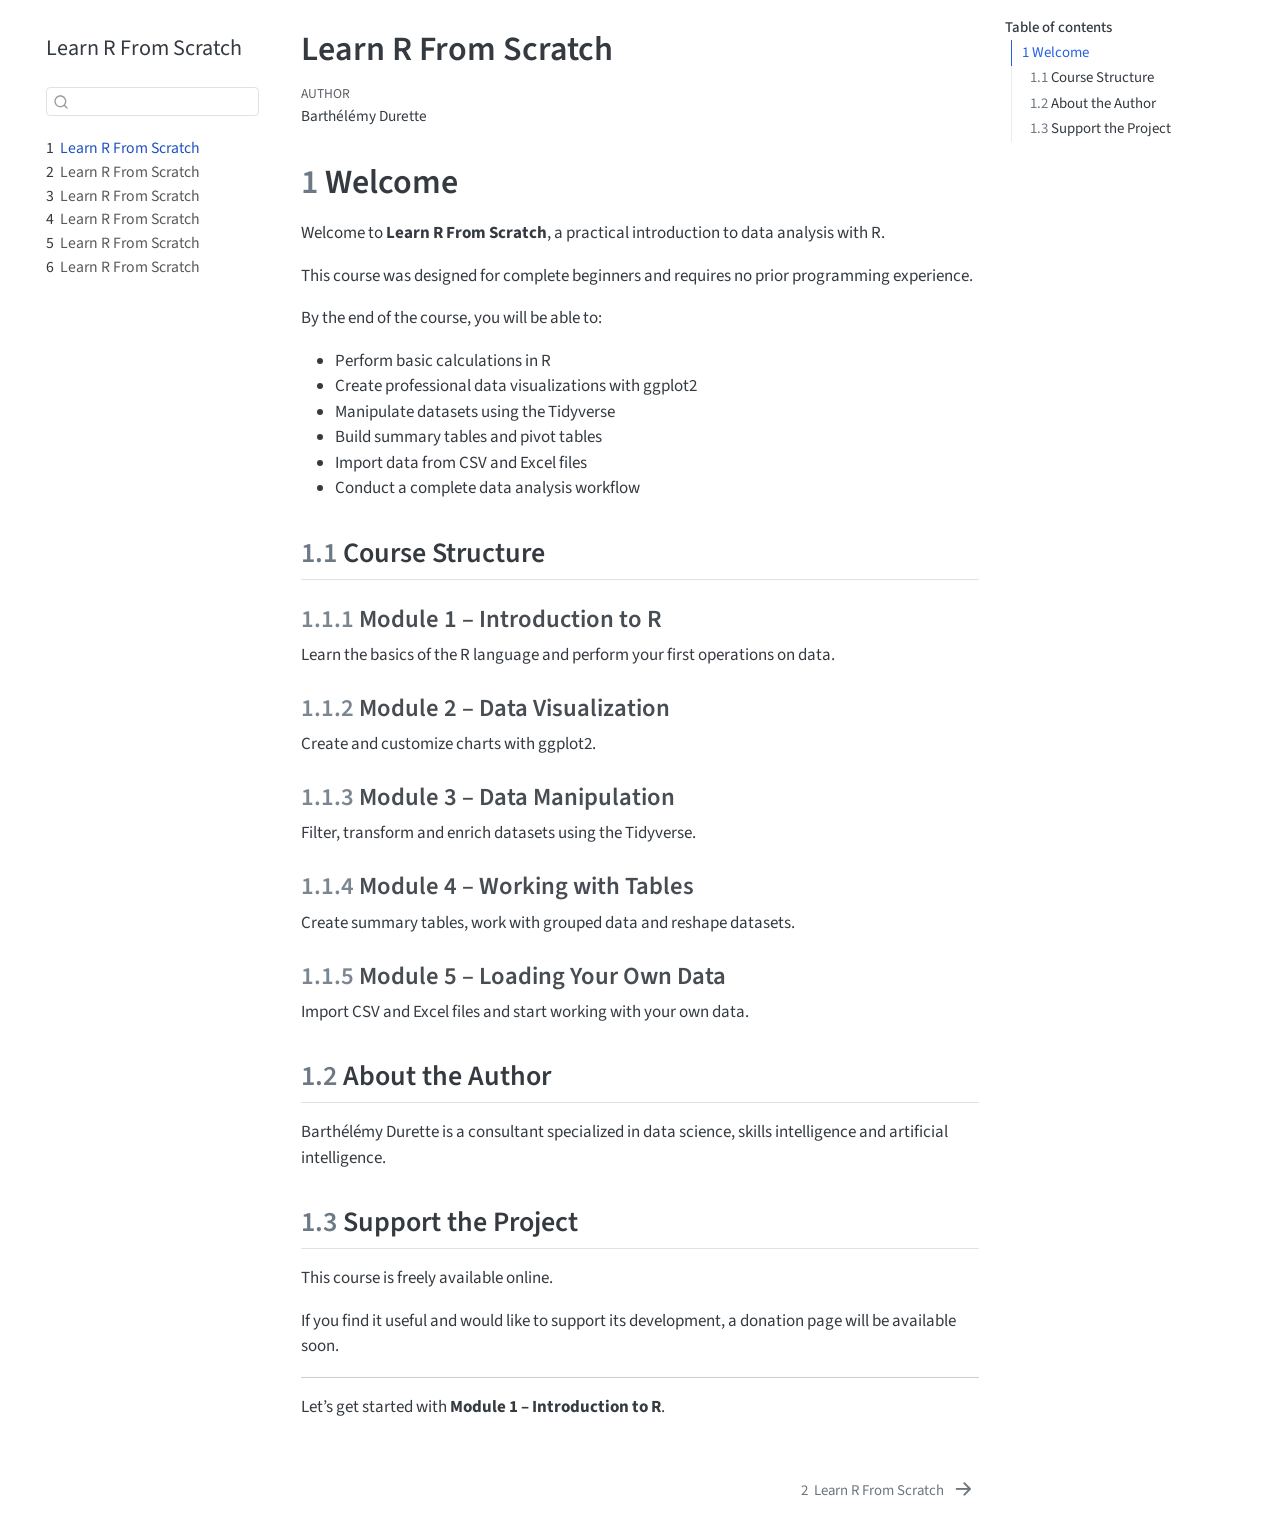
<file: docs/index.html>
<!DOCTYPE html>
<html xmlns="http://www.w3.org/1999/xhtml" lang="en" xml:lang="en"><head>

<meta charset="utf-8">
<meta name="generator" content="quarto-1.9.38">

<meta name="viewport" content="width=device-width, initial-scale=1.0, user-scalable=yes">

<meta name="author" content="Barthélémy Durette">

<title>Learn R From Scratch</title>
<style>
/* Default styles provided by pandoc.
** See https://pandoc.org/MANUAL.html#variables-for-html for config info.
*/
code{white-space: pre-wrap;}
span.smallcaps{font-variant: small-caps;}
div.columns{display: flex; gap: min(4vw, 1.5em);}
div.column{flex: auto; overflow-x: auto;}
div.hanging-indent{margin-left: 1.5em; text-indent: -1.5em;}
ul.task-list{list-style: none;}
ul.task-list li input[type="checkbox"] {
  width: 0.8em;
  margin: 0 0.8em 0.2em -1em; /* quarto-specific, see https://github.com/quarto-dev/quarto-cli/issues/4556 */ 
  vertical-align: middle;
}
</style>


<script src="site_libs/quarto-nav/quarto-nav.js"></script>
<script src="site_libs/quarto-nav/headroom.min.js"></script>
<script src="site_libs/clipboard/clipboard.min.js"></script>
<script src="site_libs/quarto-search/autocomplete.umd.js"></script>
<script src="site_libs/quarto-search/fuse.min.js"></script>
<script src="site_libs/quarto-search/quarto-search.js"></script>
<meta name="quarto:offset" content="./">
<link href="./modules/module1-introduction.html" rel="next">
<script src="site_libs/quarto-html/quarto.js" type="module"></script>
<script src="site_libs/quarto-html/tabsets/tabsets.js" type="module"></script>
<script src="site_libs/quarto-html/popper.min.js"></script>
<script src="site_libs/quarto-html/tippy.umd.min.js"></script>
<script src="site_libs/quarto-html/anchor.min.js"></script>
<link href="site_libs/quarto-html/tippy.css" rel="stylesheet">
<link href="site_libs/quarto-html/quarto-syntax-highlighting-15634bcf2e68342d4ad2dfa704d543f6.css" rel="stylesheet" id="quarto-text-highlighting-styles">
<script src="site_libs/bootstrap/bootstrap.min.js"></script>
<link href="site_libs/bootstrap/bootstrap-icons.css" rel="stylesheet">
<link href="site_libs/bootstrap/bootstrap-cf73d4be6dce5457509afa56aa3801a3.min.css" rel="stylesheet" append-hash="true" id="quarto-bootstrap" data-mode="light">
<script id="quarto-search-options" type="application/json">{
  "location": "sidebar",
  "copy-button": false,
  "collapse-after": 3,
  "panel-placement": "start",
  "type": "textbox",
  "limit": 50,
  "keyboard-shortcut": [
    "f",
    "/",
    "s"
  ],
  "show-item-context": false,
  "language": {
    "search-no-results-text": "No results",
    "search-matching-documents-text": "matching documents",
    "search-copy-link-title": "Copy link to search",
    "search-hide-matches-text": "Hide additional matches",
    "search-more-match-text": "more match in this document",
    "search-more-matches-text": "more matches in this document",
    "search-clear-button-title": "Clear",
    "search-text-placeholder": "",
    "search-detached-cancel-button-title": "Cancel",
    "search-submit-button-title": "Submit",
    "search-label": "Search"
  }
}</script>


</head>

<body class="nav-sidebar floating quarto-light">

<div id="quarto-search-results"></div>
  <header id="quarto-header" class="headroom fixed-top">
  <nav class="quarto-secondary-nav">
    <div class="container-fluid d-flex">
      <button type="button" class="quarto-btn-toggle btn" data-bs-toggle="collapse" role="button" data-bs-target=".quarto-sidebar-collapse-item" aria-controls="quarto-sidebar" aria-expanded="false" aria-label="Toggle sidebar navigation" onclick="if (window.quartoToggleHeadroom) { window.quartoToggleHeadroom(); }">
        <i class="bi bi-layout-text-sidebar-reverse"></i>
      </button>
        <nav class="quarto-page-breadcrumbs" aria-label="breadcrumb"><ol class="breadcrumb"><li class="breadcrumb-item"><a href="./index.html"><span class="chapter-number">1</span>&nbsp; <span class="chapter-title">Learn R From Scratch</span></a></li></ol></nav>
        <a class="flex-grow-1" role="navigation" data-bs-toggle="collapse" data-bs-target=".quarto-sidebar-collapse-item" aria-controls="quarto-sidebar" aria-expanded="false" aria-label="Toggle sidebar navigation" onclick="if (window.quartoToggleHeadroom) { window.quartoToggleHeadroom(); }">      
        </a>
      <button type="button" class="btn quarto-search-button" aria-label="Search" onclick="window.quartoOpenSearch();">
        <i class="bi bi-search"></i>
      </button>
    </div>
  </nav>
</header>
<!-- content -->
<div id="quarto-content" class="quarto-container page-columns page-rows-contents page-layout-article">
<!-- sidebar -->
  <nav id="quarto-sidebar" class="sidebar collapse collapse-horizontal quarto-sidebar-collapse-item sidebar-navigation floating overflow-auto">
    <div class="pt-lg-2 mt-2 text-left sidebar-header">
    <div class="sidebar-title mb-0 py-0">
      <a href="./">Learn R From Scratch</a> 
    </div>
      </div>
        <div class="mt-2 flex-shrink-0 align-items-center">
        <div class="sidebar-search">
        <div id="quarto-search" class="" title="Search"></div>
        </div>
        </div>
    <div class="sidebar-menu-container"> 
    <ul class="list-unstyled mt-1">
        <li class="sidebar-item">
  <div class="sidebar-item-container"> 
  <a href="./index.html" class="sidebar-item-text sidebar-link active">
 <span class="menu-text"><span class="chapter-number">1</span>&nbsp; <span class="chapter-title">Learn R From Scratch</span></span></a>
  </div>
</li>
        <li class="sidebar-item">
  <div class="sidebar-item-container"> 
  <a href="./modules/module1-introduction.html" class="sidebar-item-text sidebar-link">
 <span class="menu-text"><span class="chapter-number">2</span>&nbsp; <span class="chapter-title">Learn R From Scratch</span></span></a>
  </div>
</li>
        <li class="sidebar-item">
  <div class="sidebar-item-container"> 
  <a href="./modules/module2-visualization.html" class="sidebar-item-text sidebar-link">
 <span class="menu-text"><span class="chapter-number">3</span>&nbsp; <span class="chapter-title">Learn R From Scratch</span></span></a>
  </div>
</li>
        <li class="sidebar-item">
  <div class="sidebar-item-container"> 
  <a href="./modules/module3-data-manipulation.html" class="sidebar-item-text sidebar-link">
 <span class="menu-text"><span class="chapter-number">4</span>&nbsp; <span class="chapter-title">Learn R From Scratch</span></span></a>
  </div>
</li>
        <li class="sidebar-item">
  <div class="sidebar-item-container"> 
  <a href="./modules/module4-working-with-tables.html" class="sidebar-item-text sidebar-link">
 <span class="menu-text"><span class="chapter-number">5</span>&nbsp; <span class="chapter-title">Learn R From Scratch</span></span></a>
  </div>
</li>
        <li class="sidebar-item">
  <div class="sidebar-item-container"> 
  <a href="./modules/module5-loading-your-own-data.html" class="sidebar-item-text sidebar-link">
 <span class="menu-text"><span class="chapter-number">6</span>&nbsp; <span class="chapter-title">Learn R From Scratch</span></span></a>
  </div>
</li>
    </ul>
    </div>
</nav>
<div id="quarto-sidebar-glass" class="quarto-sidebar-collapse-item" data-bs-toggle="collapse" data-bs-target=".quarto-sidebar-collapse-item"></div>
<!-- margin-sidebar -->
    <div id="quarto-margin-sidebar" class="sidebar margin-sidebar">
        <nav id="TOC" role="doc-toc" class="toc-active">
    <h2 id="toc-title">Table of contents</h2>
   
  <ul>
  <li><a href="#welcome" id="toc-welcome" class="nav-link active" data-scroll-target="#welcome"><span class="header-section-number">1</span> Welcome</a>
  <ul class="collapse">
  <li><a href="#course-structure" id="toc-course-structure" class="nav-link" data-scroll-target="#course-structure"><span class="header-section-number">1.1</span> Course Structure</a>
  <ul class="collapse">
  <li><a href="#module-1-introduction-to-r" id="toc-module-1-introduction-to-r" class="nav-link" data-scroll-target="#module-1-introduction-to-r"><span class="header-section-number">1.1.1</span> Module 1 – Introduction to R</a></li>
  <li><a href="#module-2-data-visualization" id="toc-module-2-data-visualization" class="nav-link" data-scroll-target="#module-2-data-visualization"><span class="header-section-number">1.1.2</span> Module 2 – Data Visualization</a></li>
  <li><a href="#module-3-data-manipulation" id="toc-module-3-data-manipulation" class="nav-link" data-scroll-target="#module-3-data-manipulation"><span class="header-section-number">1.1.3</span> Module 3 – Data Manipulation</a></li>
  <li><a href="#module-4-working-with-tables" id="toc-module-4-working-with-tables" class="nav-link" data-scroll-target="#module-4-working-with-tables"><span class="header-section-number">1.1.4</span> Module 4 – Working with Tables</a></li>
  <li><a href="#module-5-loading-your-own-data" id="toc-module-5-loading-your-own-data" class="nav-link" data-scroll-target="#module-5-loading-your-own-data"><span class="header-section-number">1.1.5</span> Module 5 – Loading Your Own Data</a></li>
  </ul></li>
  <li><a href="#about-the-author" id="toc-about-the-author" class="nav-link" data-scroll-target="#about-the-author"><span class="header-section-number">1.2</span> About the Author</a></li>
  <li><a href="#support-the-project" id="toc-support-the-project" class="nav-link" data-scroll-target="#support-the-project"><span class="header-section-number">1.3</span> Support the Project</a></li>
  </ul></li>
  </ul>
</nav>
    </div>
<!-- main -->
<main class="content" id="quarto-document-content">

<header id="title-block-header" class="quarto-title-block default">
<div class="quarto-title">
<h1 class="title">Learn R From Scratch</h1>
</div>



<div class="quarto-title-meta">

    <div>
    <div class="quarto-title-meta-heading">Author</div>
    <div class="quarto-title-meta-contents">
             <p>Barthélémy Durette </p>
          </div>
  </div>
    
  
    
  </div>
  


</header>


<section id="welcome" class="level1" data-number="1">
<h1 data-number="1"><span class="header-section-number">1</span> Welcome</h1>
<p>Welcome to <strong>Learn R From Scratch</strong>, a practical introduction to data analysis with R.</p>
<p>This course was designed for complete beginners and requires no prior programming experience.</p>
<p>By the end of the course, you will be able to:</p>
<ul>
<li>Perform basic calculations in R</li>
<li>Create professional data visualizations with ggplot2</li>
<li>Manipulate datasets using the Tidyverse</li>
<li>Build summary tables and pivot tables</li>
<li>Import data from CSV and Excel files</li>
<li>Conduct a complete data analysis workflow</li>
</ul>
<section id="course-structure" class="level2" data-number="1.1">
<h2 data-number="1.1" class="anchored" data-anchor-id="course-structure"><span class="header-section-number">1.1</span> Course Structure</h2>
<section id="module-1-introduction-to-r" class="level3" data-number="1.1.1">
<h3 data-number="1.1.1" class="anchored" data-anchor-id="module-1-introduction-to-r"><span class="header-section-number">1.1.1</span> Module 1 – Introduction to R</h3>
<p>Learn the basics of the R language and perform your first operations on data.</p>
</section>
<section id="module-2-data-visualization" class="level3" data-number="1.1.2">
<h3 data-number="1.1.2" class="anchored" data-anchor-id="module-2-data-visualization"><span class="header-section-number">1.1.2</span> Module 2 – Data Visualization</h3>
<p>Create and customize charts with ggplot2.</p>
</section>
<section id="module-3-data-manipulation" class="level3" data-number="1.1.3">
<h3 data-number="1.1.3" class="anchored" data-anchor-id="module-3-data-manipulation"><span class="header-section-number">1.1.3</span> Module 3 – Data Manipulation</h3>
<p>Filter, transform and enrich datasets using the Tidyverse.</p>
</section>
<section id="module-4-working-with-tables" class="level3" data-number="1.1.4">
<h3 data-number="1.1.4" class="anchored" data-anchor-id="module-4-working-with-tables"><span class="header-section-number">1.1.4</span> Module 4 – Working with Tables</h3>
<p>Create summary tables, work with grouped data and reshape datasets.</p>
</section>
<section id="module-5-loading-your-own-data" class="level3" data-number="1.1.5">
<h3 data-number="1.1.5" class="anchored" data-anchor-id="module-5-loading-your-own-data"><span class="header-section-number">1.1.5</span> Module 5 – Loading Your Own Data</h3>
<p>Import CSV and Excel files and start working with your own data.</p>
</section>
</section>
<section id="about-the-author" class="level2" data-number="1.2">
<h2 data-number="1.2" class="anchored" data-anchor-id="about-the-author"><span class="header-section-number">1.2</span> About the Author</h2>
<p>Barthélémy Durette is a consultant specialized in data science, skills intelligence and artificial intelligence.</p>
</section>
<section id="support-the-project" class="level2" data-number="1.3">
<h2 data-number="1.3" class="anchored" data-anchor-id="support-the-project"><span class="header-section-number">1.3</span> Support the Project</h2>
<p>This course is freely available online.</p>
<p>If you find it useful and would like to support its development, a donation page will be available soon.</p>
<hr>
<p>Let’s get started with <strong>Module 1 – Introduction to R</strong>.</p>


</section>
</section>

</main> <!-- /main -->
<script id="quarto-html-after-body" type="application/javascript">
  window.document.addEventListener("DOMContentLoaded", function (event) {
    const icon = "";
    const anchorJS = new window.AnchorJS();
    anchorJS.options = {
      placement: 'right',
      icon: icon
    };
    anchorJS.add('.anchored');
    const isCodeAnnotation = (el) => {
      for (const clz of el.classList) {
        if (clz.startsWith('code-annotation-')) {                     
          return true;
        }
      }
      return false;
    }
    const onCopySuccess = function(e) {
      // button target
      const button = e.trigger;
      // don't keep focus
      button.blur();
      // flash "checked"
      button.classList.add('code-copy-button-checked');
      var currentTitle = button.getAttribute("title");
      button.setAttribute("title", "Copied!");
      let tooltip;
      if (window.bootstrap) {
        button.setAttribute("data-bs-toggle", "tooltip");
        button.setAttribute("data-bs-placement", "left");
        button.setAttribute("data-bs-title", "Copied!");
        tooltip = new bootstrap.Tooltip(button, 
          { trigger: "manual", 
            customClass: "code-copy-button-tooltip",
            offset: [0, -8]});
        tooltip.show();    
      }
      setTimeout(function() {
        if (tooltip) {
          tooltip.hide();
          button.removeAttribute("data-bs-title");
          button.removeAttribute("data-bs-toggle");
          button.removeAttribute("data-bs-placement");
        }
        button.setAttribute("title", currentTitle);
        button.classList.remove('code-copy-button-checked');
      }, 1000);
      // clear code selection
      e.clearSelection();
    }
    const getTextToCopy = function(trigger) {
      const outerScaffold = trigger.parentElement.cloneNode(true);
      const codeEl = outerScaffold.querySelector('code');
      for (const childEl of codeEl.children) {
        if (isCodeAnnotation(childEl)) {
          childEl.remove();
        }
      }
      return codeEl.innerText;
    }
    const clipboard = new window.ClipboardJS('.code-copy-button:not([data-in-quarto-modal])', {
      text: getTextToCopy
    });
    clipboard.on('success', onCopySuccess);
    if (window.document.getElementById('quarto-embedded-source-code-modal')) {
      const clipboardModal = new window.ClipboardJS('.code-copy-button[data-in-quarto-modal]', {
        text: getTextToCopy,
        container: window.document.getElementById('quarto-embedded-source-code-modal')
      });
      clipboardModal.on('success', onCopySuccess);
    }
      var localhostRegex = new RegExp(/^(?:http|https):\/\/localhost\:?[0-9]*\//);
      var mailtoRegex = new RegExp(/^mailto:/);
        var filterRegex = new RegExp('/' + window.location.host + '/');
      var isInternal = (href) => {
          return filterRegex.test(href) || localhostRegex.test(href) || mailtoRegex.test(href);
      }
      // Inspect non-navigation links and adorn them if external
     var links = window.document.querySelectorAll('a[href]:not(.nav-link):not(.navbar-brand):not(.toc-action):not(.sidebar-link):not(.sidebar-item-toggle):not(.pagination-link):not(.no-external):not([aria-hidden]):not(.dropdown-item):not(.quarto-navigation-tool):not(.about-link)');
      for (var i=0; i<links.length; i++) {
        const link = links[i];
        if (!isInternal(link.href)) {
          // undo the damage that might have been done by quarto-nav.js in the case of
          // links that we want to consider external
          if (link.dataset.originalHref !== undefined) {
            link.href = link.dataset.originalHref;
          }
        }
      }
    function tippyHover(el, contentFn, onTriggerFn, onUntriggerFn) {
      const config = {
        allowHTML: true,
        maxWidth: 500,
        delay: 100,
        arrow: false,
        appendTo: function(el) {
            return el.parentElement;
        },
        interactive: true,
        interactiveBorder: 10,
        theme: 'quarto',
        placement: 'bottom-start',
      };
      if (contentFn) {
        config.content = contentFn;
      }
      if (onTriggerFn) {
        config.onTrigger = onTriggerFn;
      }
      if (onUntriggerFn) {
        config.onUntrigger = onUntriggerFn;
      }
      window.tippy(el, config); 
    }
    const noterefs = window.document.querySelectorAll('a[role="doc-noteref"]');
    for (var i=0; i<noterefs.length; i++) {
      const ref = noterefs[i];
      tippyHover(ref, function() {
        // use id or data attribute instead here
        let href = ref.getAttribute('data-footnote-href') || ref.getAttribute('href');
        try { href = new URL(href).hash; } catch {}
        const id = href.replace(/^#\/?/, "");
        const note = window.document.getElementById(id);
        if (note) {
          return note.innerHTML;
        } else {
          return "";
        }
      });
    }
    const xrefs = window.document.querySelectorAll('a.quarto-xref');
    const processXRef = (id, note) => {
      // Strip column container classes
      const stripColumnClz = (el) => {
        el.classList.remove("page-full", "page-columns");
        if (el.children) {
          for (const child of el.children) {
            stripColumnClz(child);
          }
        }
      }
      stripColumnClz(note)
      if (id === null || id.startsWith('sec-')) {
        // Special case sections, only their first couple elements
        const container = document.createElement("div");
        if (note.children && note.children.length > 2) {
          container.appendChild(note.children[0].cloneNode(true));
          for (let i = 1; i < note.children.length; i++) {
            const child = note.children[i];
            if (child.tagName === "P" && child.innerText === "") {
              continue;
            } else {
              container.appendChild(child.cloneNode(true));
              break;
            }
          }
          if (window.Quarto?.typesetMath) {
            window.Quarto.typesetMath(container);
          }
          return container.innerHTML
        } else {
          if (window.Quarto?.typesetMath) {
            window.Quarto.typesetMath(note);
          }
          return note.innerHTML;
        }
      } else {
        // Remove any anchor links if they are present
        const anchorLink = note.querySelector('a.anchorjs-link');
        if (anchorLink) {
          anchorLink.remove();
        }
        if (window.Quarto?.typesetMath) {
          window.Quarto.typesetMath(note);
        }
        if (note.classList.contains("callout")) {
          return note.outerHTML;
        } else {
          return note.innerHTML;
        }
      }
    }
    for (var i=0; i<xrefs.length; i++) {
      const xref = xrefs[i];
      tippyHover(xref, undefined, function(instance) {
        instance.disable();
        let url = xref.getAttribute('href');
        let hash = undefined; 
        if (url.startsWith('#')) {
          hash = url;
        } else {
          try { hash = new URL(url).hash; } catch {}
        }
        if (hash) {
          const id = hash.replace(/^#\/?/, "");
          const note = window.document.getElementById(id);
          if (note !== null) {
            try {
              const html = processXRef(id, note.cloneNode(true));
              instance.setContent(html);
            } finally {
              instance.enable();
              instance.show();
            }
          } else {
            // See if we can fetch this
            fetch(url.split('#')[0])
            .then(res => res.text())
            .then(html => {
              const parser = new DOMParser();
              const htmlDoc = parser.parseFromString(html, "text/html");
              const note = htmlDoc.getElementById(id);
              if (note !== null) {
                const html = processXRef(id, note);
                instance.setContent(html);
              } 
            }).finally(() => {
              instance.enable();
              instance.show();
            });
          }
        } else {
          // See if we can fetch a full url (with no hash to target)
          // This is a special case and we should probably do some content thinning / targeting
          fetch(url)
          .then(res => res.text())
          .then(html => {
            const parser = new DOMParser();
            const htmlDoc = parser.parseFromString(html, "text/html");
            const note = htmlDoc.querySelector('main.content');
            if (note !== null) {
              // This should only happen for chapter cross references
              // (since there is no id in the URL)
              // remove the first header
              if (note.children.length > 0 && note.children[0].tagName === "HEADER") {
                note.children[0].remove();
              }
              const html = processXRef(null, note);
              instance.setContent(html);
            } 
          }).finally(() => {
            instance.enable();
            instance.show();
          });
        }
      }, function(instance) {
      });
    }
        let selectedAnnoteEl;
        const selectorForAnnotation = ( cell, annotation) => {
          let cellAttr = 'data-code-cell="' + cell + '"';
          let lineAttr = 'data-code-annotation="' +  annotation + '"';
          const selector = 'span[' + cellAttr + '][' + lineAttr + ']';
          return selector;
        }
        const selectCodeLines = (annoteEl) => {
          const doc = window.document;
          const targetCell = annoteEl.getAttribute("data-target-cell");
          const targetAnnotation = annoteEl.getAttribute("data-target-annotation");
          const annoteSpan = window.document.querySelector(selectorForAnnotation(targetCell, targetAnnotation));
          const lines = annoteSpan.getAttribute("data-code-lines").split(",");
          const lineIds = lines.map((line) => {
            return targetCell + "-" + line;
          })
          let top = null;
          let height = null;
          let parent = null;
          if (lineIds.length > 0) {
              //compute the position of the single el (top and bottom and make a div)
              const el = window.document.getElementById(lineIds[0]);
              top = el.offsetTop;
              height = el.offsetHeight;
              parent = el.parentElement.parentElement;
            if (lineIds.length > 1) {
              const lastEl = window.document.getElementById(lineIds[lineIds.length - 1]);
              const bottom = lastEl.offsetTop + lastEl.offsetHeight;
              height = bottom - top;
            }
            if (top !== null && height !== null && parent !== null) {
              // cook up a div (if necessary) and position it 
              let div = window.document.getElementById("code-annotation-line-highlight");
              if (div === null) {
                div = window.document.createElement("div");
                div.setAttribute("id", "code-annotation-line-highlight");
                div.style.position = 'absolute';
                parent.appendChild(div);
              }
              div.style.top = top - 2 + "px";
              div.style.height = height + 4 + "px";
              div.style.left = 0;
              let gutterDiv = window.document.getElementById("code-annotation-line-highlight-gutter");
              if (gutterDiv === null) {
                gutterDiv = window.document.createElement("div");
                gutterDiv.setAttribute("id", "code-annotation-line-highlight-gutter");
                gutterDiv.style.position = 'absolute';
                const codeCell = window.document.getElementById(targetCell);
                const gutter = codeCell.querySelector('.code-annotation-gutter');
                gutter.appendChild(gutterDiv);
              }
              gutterDiv.style.top = top - 2 + "px";
              gutterDiv.style.height = height + 4 + "px";
            }
            selectedAnnoteEl = annoteEl;
          }
        };
        const unselectCodeLines = () => {
          const elementsIds = ["code-annotation-line-highlight", "code-annotation-line-highlight-gutter"];
          elementsIds.forEach((elId) => {
            const div = window.document.getElementById(elId);
            if (div) {
              div.remove();
            }
          });
          selectedAnnoteEl = undefined;
        };
          // Handle positioning of the toggle
      window.addEventListener(
        "resize",
        throttle(() => {
          elRect = undefined;
          if (selectedAnnoteEl) {
            selectCodeLines(selectedAnnoteEl);
          }
        }, 10)
      );
      function throttle(fn, ms) {
      let throttle = false;
      let timer;
        return (...args) => {
          if(!throttle) { // first call gets through
              fn.apply(this, args);
              throttle = true;
          } else { // all the others get throttled
              if(timer) clearTimeout(timer); // cancel #2
              timer = setTimeout(() => {
                fn.apply(this, args);
                timer = throttle = false;
              }, ms);
          }
        };
      }
        // Attach click handler to the DT
        const annoteDls = window.document.querySelectorAll('dt[data-target-cell]');
        for (const annoteDlNode of annoteDls) {
          annoteDlNode.addEventListener('click', (event) => {
            const clickedEl = event.target;
            if (clickedEl !== selectedAnnoteEl) {
              unselectCodeLines();
              const activeEl = window.document.querySelector('dt[data-target-cell].code-annotation-active');
              if (activeEl) {
                activeEl.classList.remove('code-annotation-active');
              }
              selectCodeLines(clickedEl);
              clickedEl.classList.add('code-annotation-active');
            } else {
              // Unselect the line
              unselectCodeLines();
              clickedEl.classList.remove('code-annotation-active');
            }
          });
        }
    const findCites = (el) => {
      const parentEl = el.parentElement;
      if (parentEl) {
        const cites = parentEl.dataset.cites;
        if (cites) {
          return {
            el,
            cites: cites.split(' ')
          };
        } else {
          return findCites(el.parentElement)
        }
      } else {
        return undefined;
      }
    };
    var bibliorefs = window.document.querySelectorAll('a[role="doc-biblioref"]');
    for (var i=0; i<bibliorefs.length; i++) {
      const ref = bibliorefs[i];
      const citeInfo = findCites(ref);
      if (citeInfo) {
        tippyHover(citeInfo.el, function() {
          var popup = window.document.createElement('div');
          citeInfo.cites.forEach(function(cite) {
            var citeDiv = window.document.createElement('div');
            citeDiv.classList.add('hanging-indent');
            citeDiv.classList.add('csl-entry');
            var biblioDiv = window.document.getElementById('ref-' + cite);
            if (biblioDiv) {
              citeDiv.innerHTML = biblioDiv.innerHTML;
            }
            popup.appendChild(citeDiv);
          });
          return popup.innerHTML;
        });
      }
    }
  });
  </script>
<nav class="page-navigation">
  <div class="nav-page nav-page-previous">
  </div>
  <div class="nav-page nav-page-next">
      <a href="./modules/module1-introduction.html" class="pagination-link" aria-label="Learn R From Scratch">
        <span class="nav-page-text"><span class="chapter-number">2</span>&nbsp; <span class="chapter-title">Learn R From Scratch</span></span> <i class="bi bi-arrow-right-short"></i>
      </a>
  </div>
</nav>
</div> <!-- /content -->




</body></html>
</file>
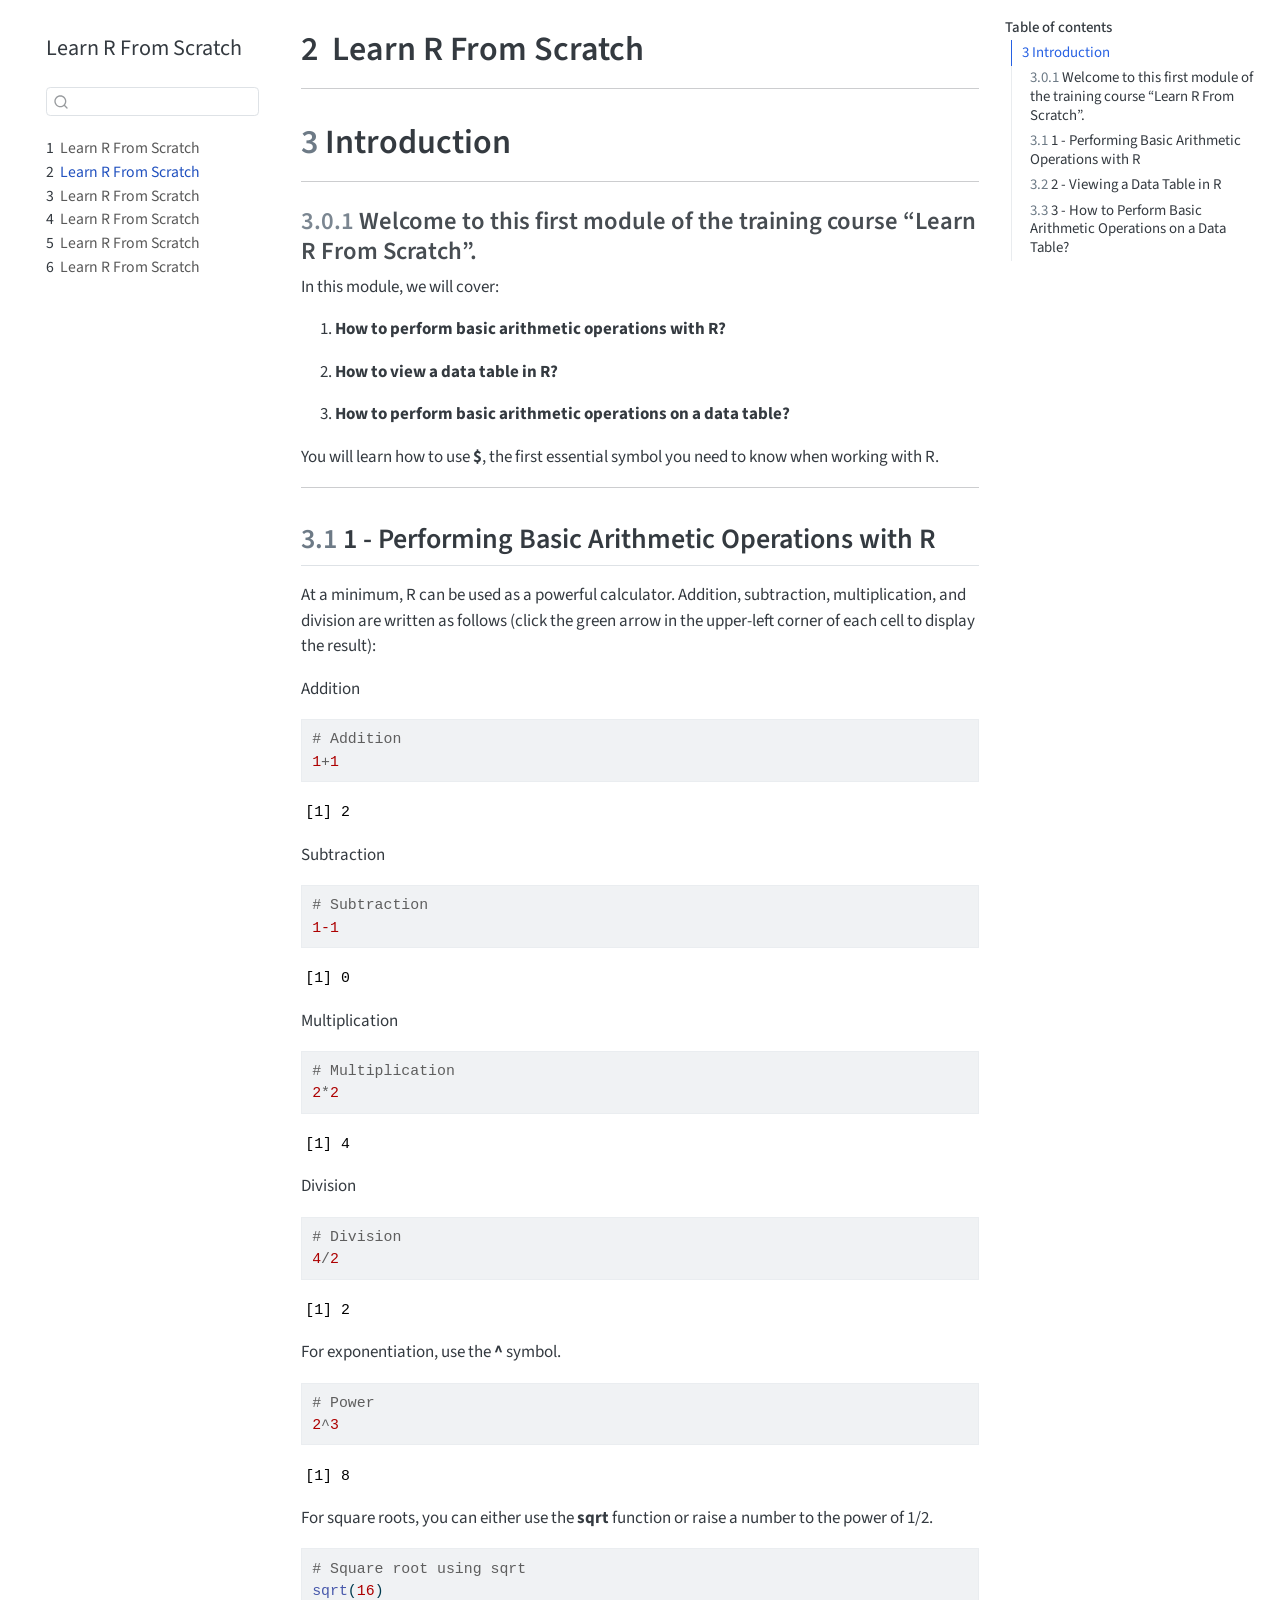
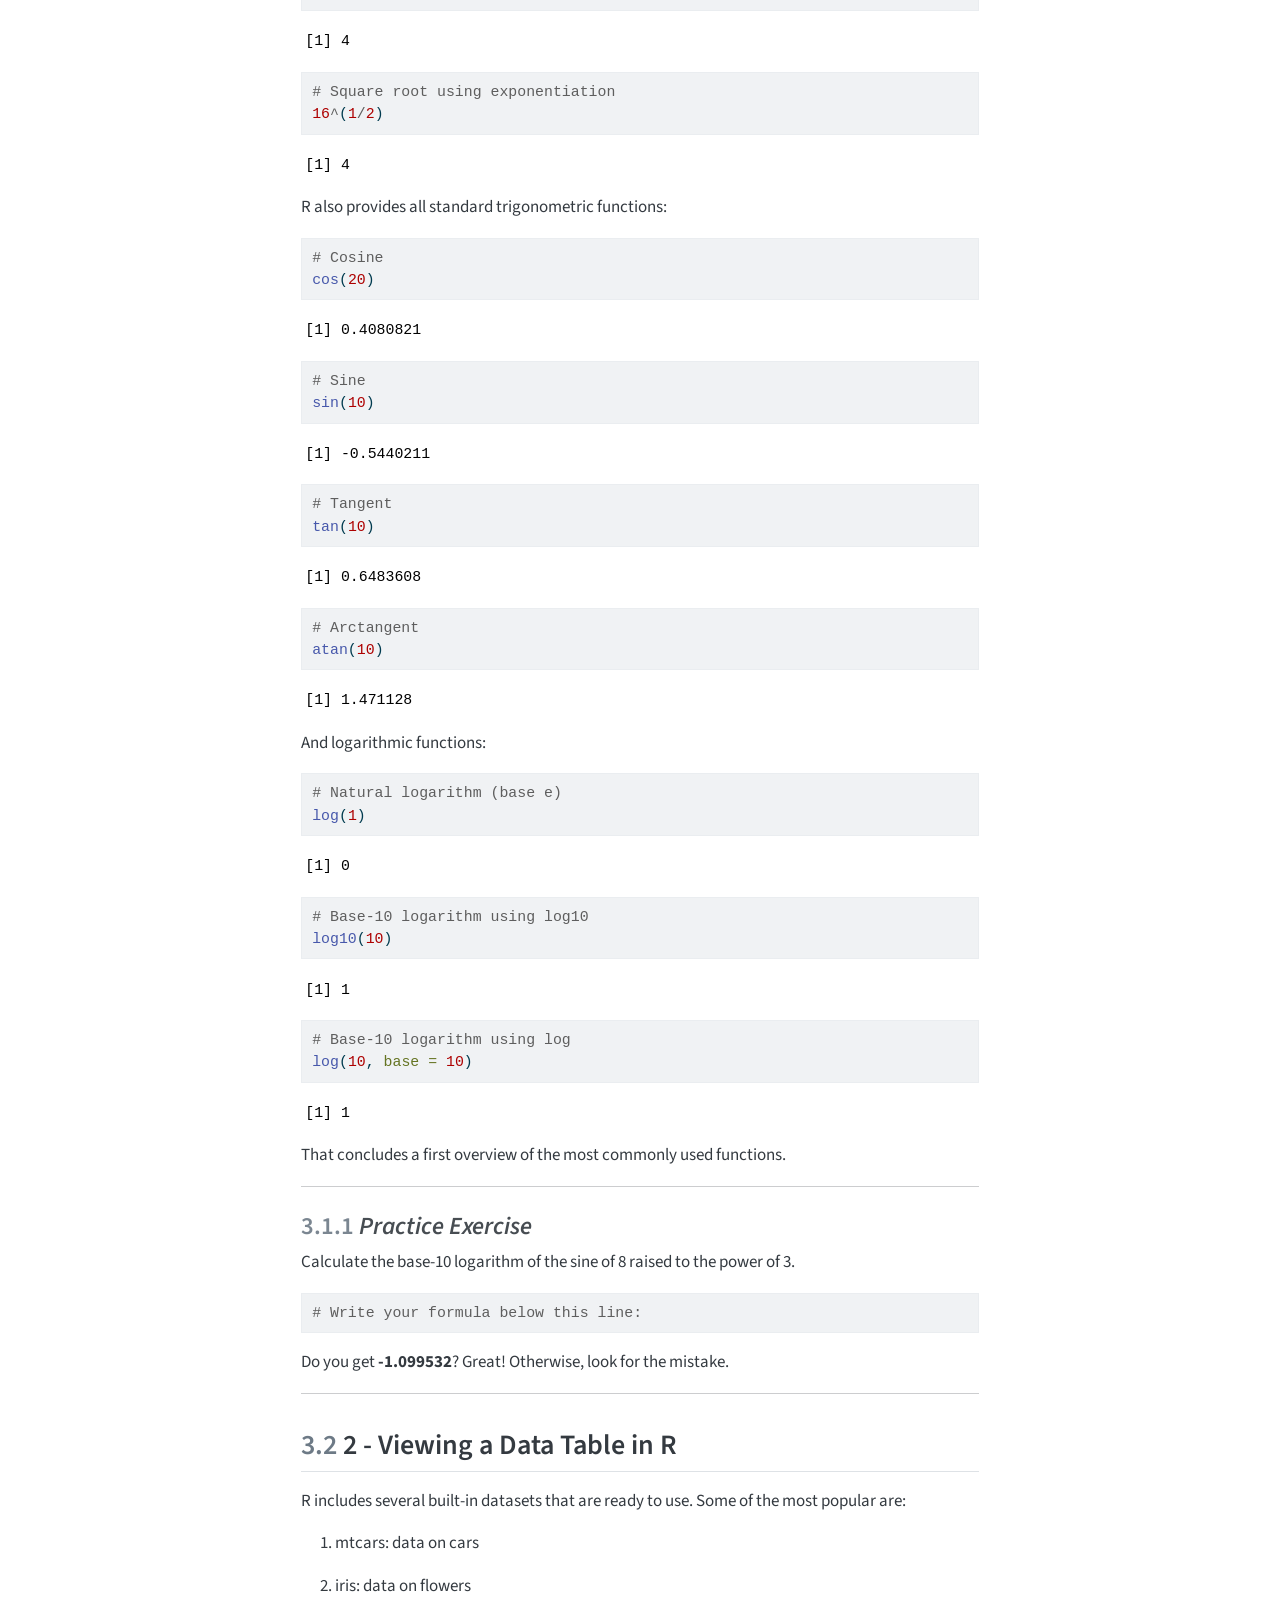
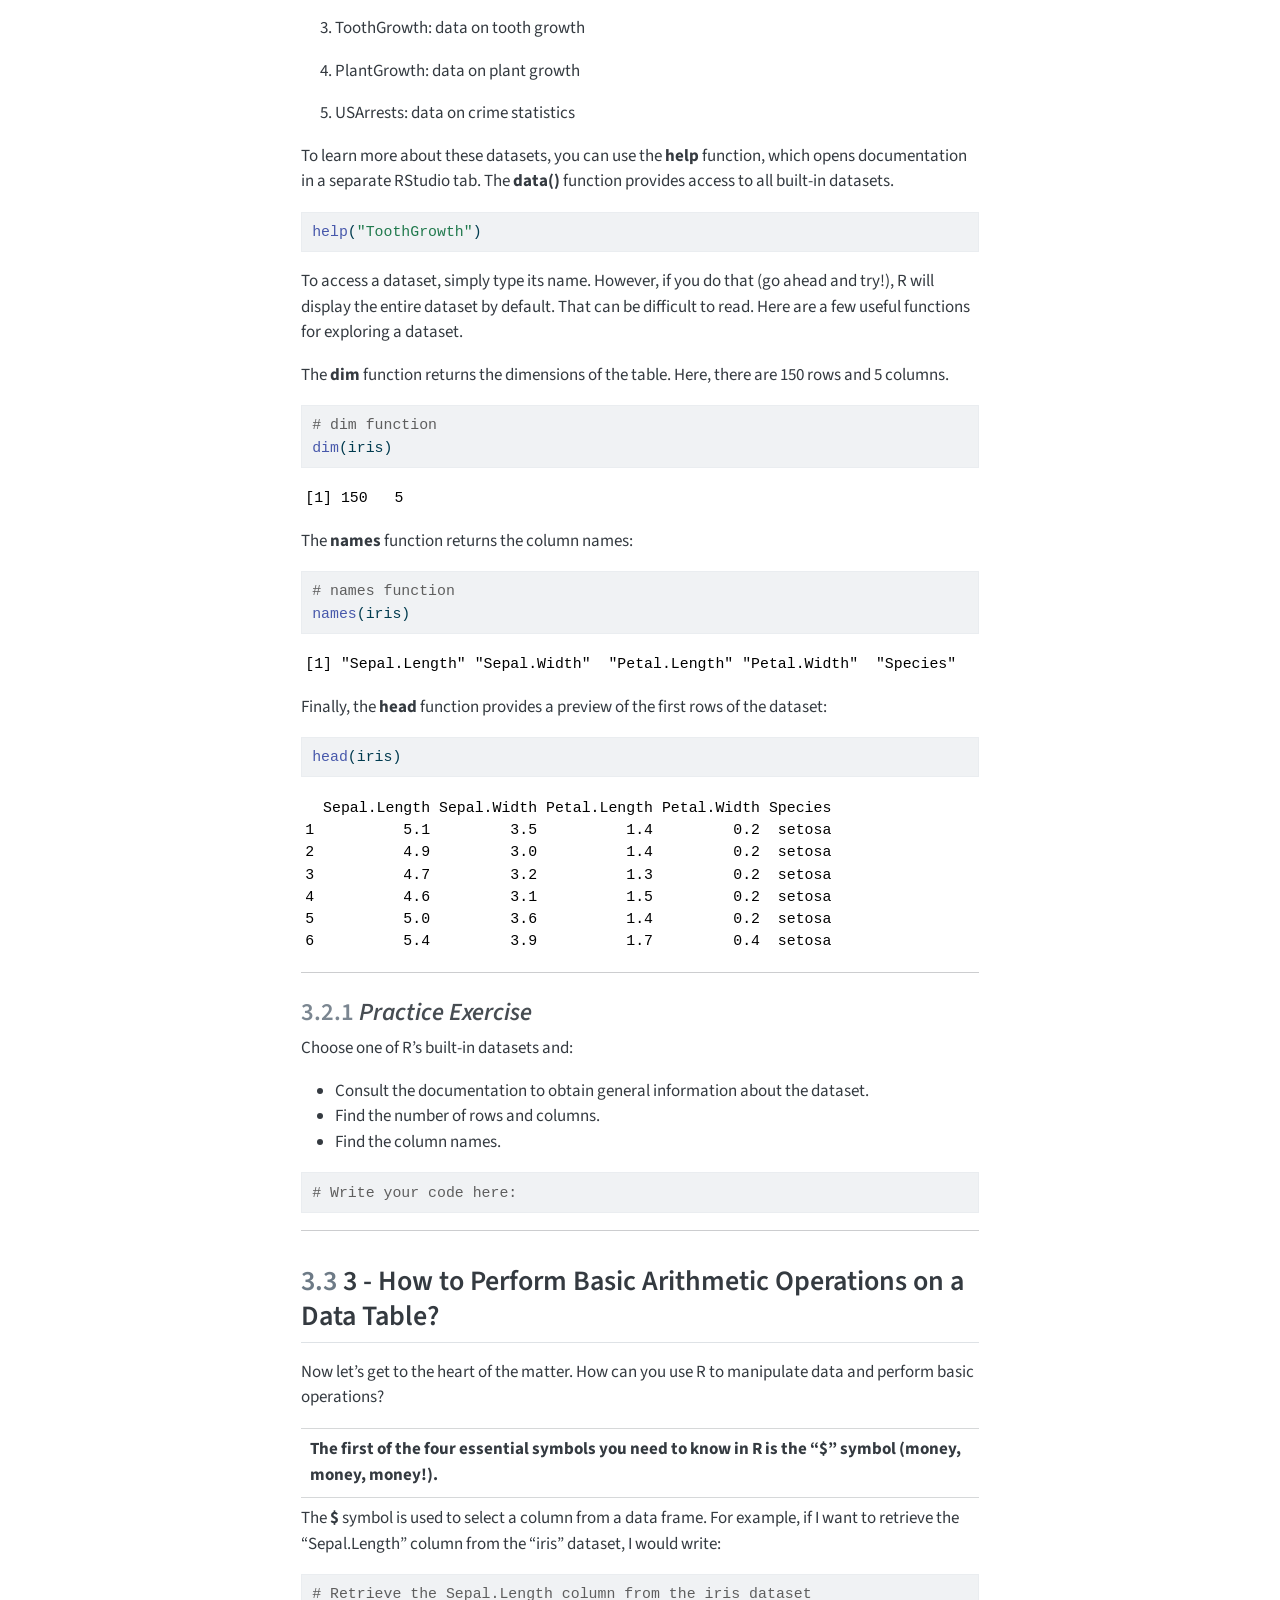
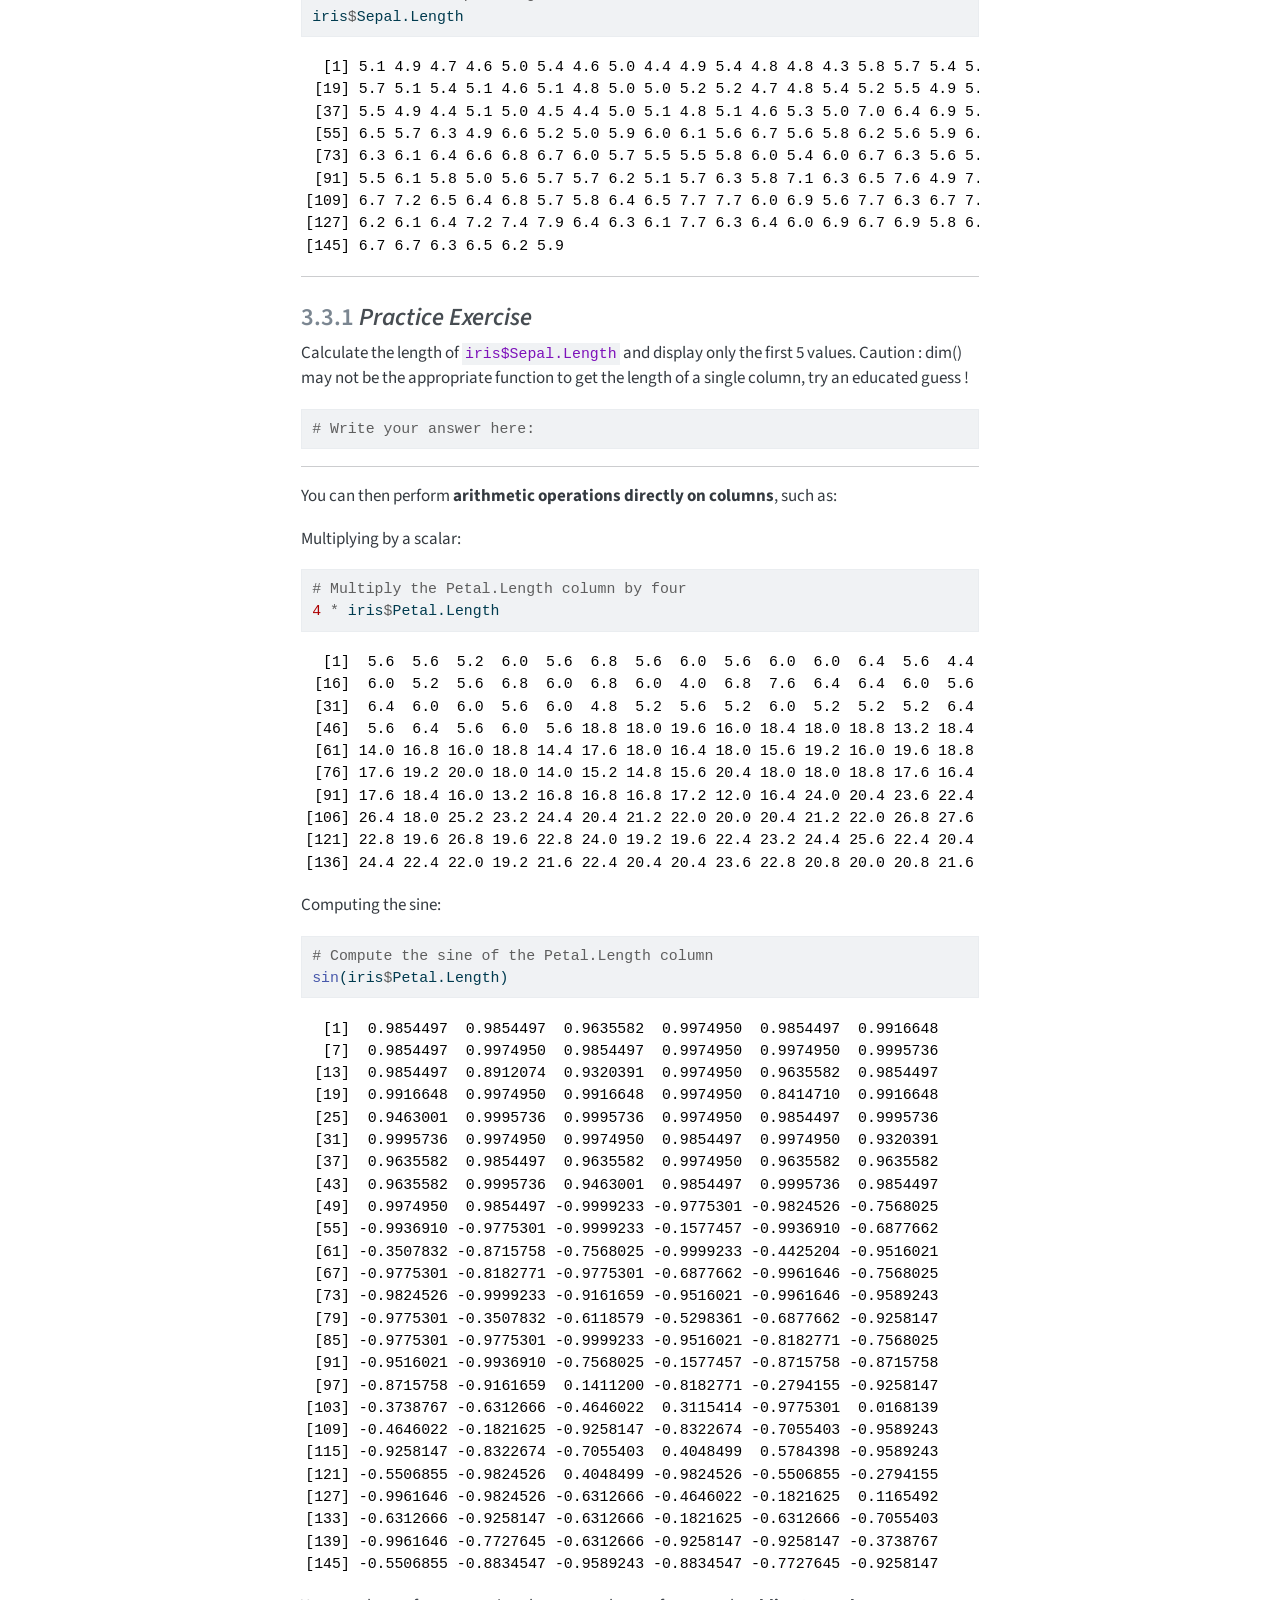
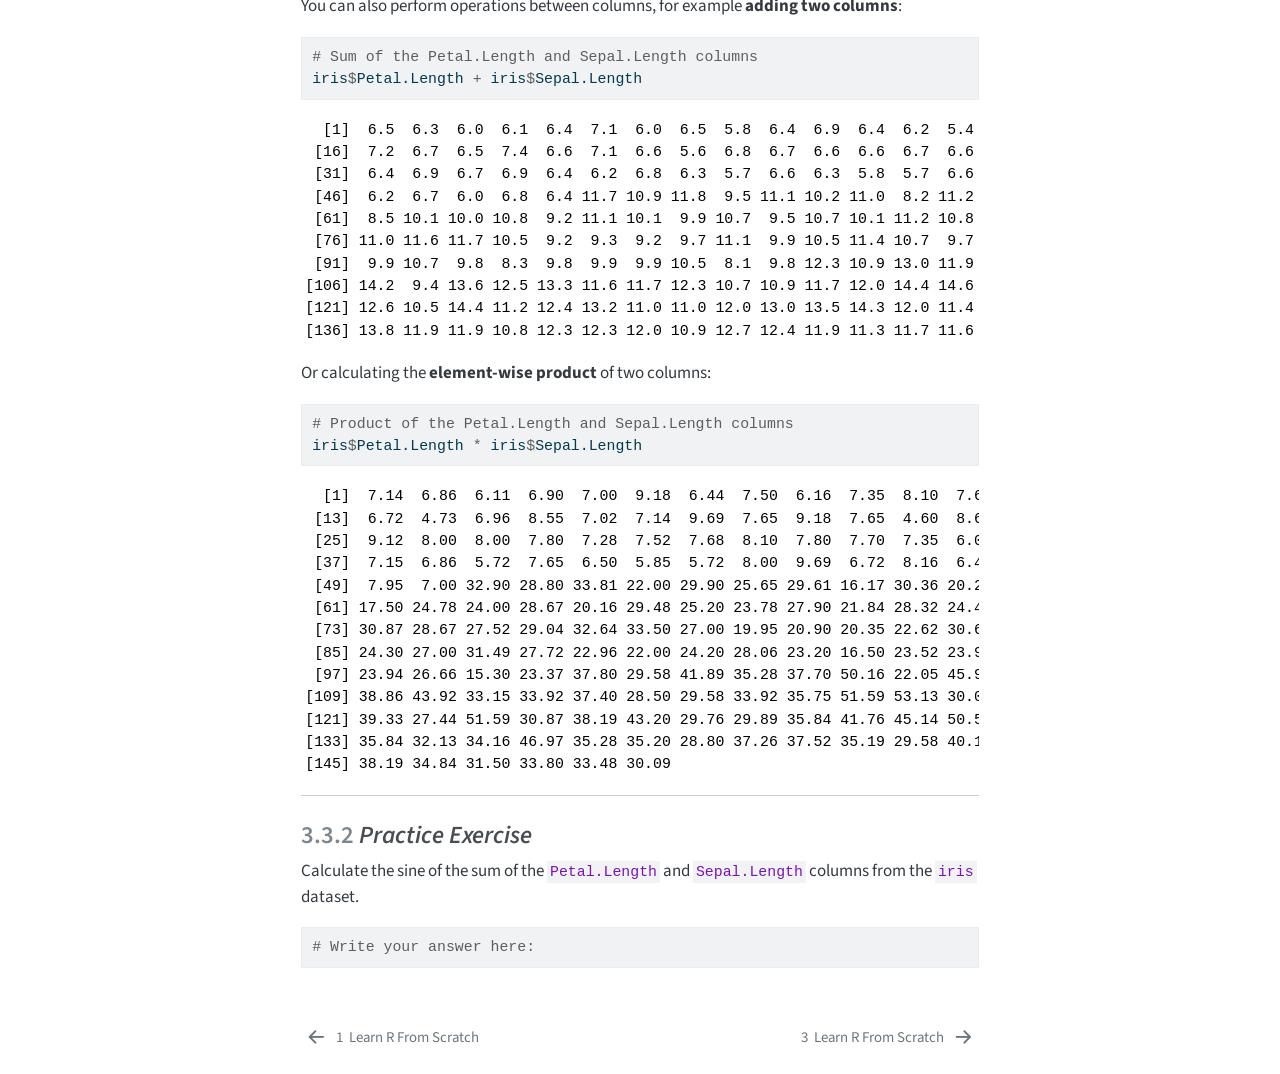
<file: docs/modules/module1-introduction.html>
<!DOCTYPE html>
<html xmlns="http://www.w3.org/1999/xhtml" lang="en" xml:lang="en"><head>

<meta charset="utf-8">
<meta name="generator" content="quarto-1.9.38">

<meta name="viewport" content="width=device-width, initial-scale=1.0, user-scalable=yes">


<title>2&nbsp; Learn R From Scratch – Learn R From Scratch</title>
<style>
/* Default styles provided by pandoc.
** See https://pandoc.org/MANUAL.html#variables-for-html for config info.
*/
code{white-space: pre-wrap;}
span.smallcaps{font-variant: small-caps;}
div.columns{display: flex; gap: min(4vw, 1.5em);}
div.column{flex: auto; overflow-x: auto;}
div.hanging-indent{margin-left: 1.5em; text-indent: -1.5em;}
ul.task-list{list-style: none;}
ul.task-list li input[type="checkbox"] {
  width: 0.8em;
  margin: 0 0.8em 0.2em -1em; /* quarto-specific, see https://github.com/quarto-dev/quarto-cli/issues/4556 */ 
  vertical-align: middle;
}
/* CSS for syntax highlighting */
html { -webkit-text-size-adjust: 100%; }
pre > code.sourceCode { white-space: pre; position: relative; }
pre > code.sourceCode > span { display: inline-block; line-height: 1.25; }
pre > code.sourceCode > span:empty { height: 1.2em; }
.sourceCode { overflow: visible; }
code.sourceCode > span { color: inherit; text-decoration: inherit; }
div.sourceCode { margin: 1em 0; }
pre.sourceCode { margin: 0; }
@media screen {
div.sourceCode { overflow: auto; }
}
@media print {
pre > code.sourceCode { white-space: pre-wrap; }
pre > code.sourceCode > span { text-indent: -5em; padding-left: 5em; }
}
pre.numberSource code
  { counter-reset: source-line 0; }
pre.numberSource code > span
  { position: relative; left: -4em; counter-increment: source-line; }
pre.numberSource code > span > a:first-child::before
  { content: counter(source-line);
    position: relative; left: -1em; text-align: right; vertical-align: baseline;
    border: none; display: inline-block;
    -webkit-touch-callout: none; -webkit-user-select: none;
    -khtml-user-select: none; -moz-user-select: none;
    -ms-user-select: none; user-select: none;
    padding: 0 4px; width: 4em;
  }
pre.numberSource { margin-left: 3em;  padding-left: 4px; }
div.sourceCode
  {   }
@media screen {
pre > code.sourceCode > span > a:first-child::before { text-decoration: underline; }
}
</style>


<script src="../site_libs/quarto-nav/quarto-nav.js"></script>
<script src="../site_libs/quarto-nav/headroom.min.js"></script>
<script src="../site_libs/clipboard/clipboard.min.js"></script>
<script src="../site_libs/quarto-search/autocomplete.umd.js"></script>
<script src="../site_libs/quarto-search/fuse.min.js"></script>
<script src="../site_libs/quarto-search/quarto-search.js"></script>
<meta name="quarto:offset" content="../">
<link href="../modules/module2-visualization.html" rel="next">
<link href="../index.html" rel="prev">
<script src="../site_libs/quarto-html/quarto.js" type="module"></script>
<script src="../site_libs/quarto-html/tabsets/tabsets.js" type="module"></script>
<script src="../site_libs/quarto-html/popper.min.js"></script>
<script src="../site_libs/quarto-html/tippy.umd.min.js"></script>
<script src="../site_libs/quarto-html/anchor.min.js"></script>
<link href="../site_libs/quarto-html/tippy.css" rel="stylesheet">
<link href="../site_libs/quarto-html/quarto-syntax-highlighting-15634bcf2e68342d4ad2dfa704d543f6.css" rel="stylesheet" id="quarto-text-highlighting-styles">
<script src="../site_libs/bootstrap/bootstrap.min.js"></script>
<link href="../site_libs/bootstrap/bootstrap-icons.css" rel="stylesheet">
<link href="../site_libs/bootstrap/bootstrap-cf73d4be6dce5457509afa56aa3801a3.min.css" rel="stylesheet" append-hash="true" id="quarto-bootstrap" data-mode="light">
<script id="quarto-search-options" type="application/json">{
  "location": "sidebar",
  "copy-button": false,
  "collapse-after": 3,
  "panel-placement": "start",
  "type": "textbox",
  "limit": 50,
  "keyboard-shortcut": [
    "f",
    "/",
    "s"
  ],
  "show-item-context": false,
  "language": {
    "search-no-results-text": "No results",
    "search-matching-documents-text": "matching documents",
    "search-copy-link-title": "Copy link to search",
    "search-hide-matches-text": "Hide additional matches",
    "search-more-match-text": "more match in this document",
    "search-more-matches-text": "more matches in this document",
    "search-clear-button-title": "Clear",
    "search-text-placeholder": "",
    "search-detached-cancel-button-title": "Cancel",
    "search-submit-button-title": "Submit",
    "search-label": "Search"
  }
}</script>


</head>

<body class="nav-sidebar floating quarto-light">

<div id="quarto-search-results"></div>
  <header id="quarto-header" class="headroom fixed-top">
  <nav class="quarto-secondary-nav">
    <div class="container-fluid d-flex">
      <button type="button" class="quarto-btn-toggle btn" data-bs-toggle="collapse" role="button" data-bs-target=".quarto-sidebar-collapse-item" aria-controls="quarto-sidebar" aria-expanded="false" aria-label="Toggle sidebar navigation" onclick="if (window.quartoToggleHeadroom) { window.quartoToggleHeadroom(); }">
        <i class="bi bi-layout-text-sidebar-reverse"></i>
      </button>
        <nav class="quarto-page-breadcrumbs" aria-label="breadcrumb"><ol class="breadcrumb"><li class="breadcrumb-item"><a href="../modules/module1-introduction.html"><span class="chapter-number">2</span>&nbsp; <span class="chapter-title">Learn R From Scratch</span></a></li></ol></nav>
        <a class="flex-grow-1" role="navigation" data-bs-toggle="collapse" data-bs-target=".quarto-sidebar-collapse-item" aria-controls="quarto-sidebar" aria-expanded="false" aria-label="Toggle sidebar navigation" onclick="if (window.quartoToggleHeadroom) { window.quartoToggleHeadroom(); }">      
        </a>
      <button type="button" class="btn quarto-search-button" aria-label="Search" onclick="window.quartoOpenSearch();">
        <i class="bi bi-search"></i>
      </button>
    </div>
  </nav>
</header>
<!-- content -->
<div id="quarto-content" class="quarto-container page-columns page-rows-contents page-layout-article">
<!-- sidebar -->
  <nav id="quarto-sidebar" class="sidebar collapse collapse-horizontal quarto-sidebar-collapse-item sidebar-navigation floating overflow-auto">
    <div class="pt-lg-2 mt-2 text-left sidebar-header">
    <div class="sidebar-title mb-0 py-0">
      <a href="../">Learn R From Scratch</a> 
    </div>
      </div>
        <div class="mt-2 flex-shrink-0 align-items-center">
        <div class="sidebar-search">
        <div id="quarto-search" class="" title="Search"></div>
        </div>
        </div>
    <div class="sidebar-menu-container"> 
    <ul class="list-unstyled mt-1">
        <li class="sidebar-item">
  <div class="sidebar-item-container"> 
  <a href="../index.html" class="sidebar-item-text sidebar-link">
 <span class="menu-text"><span class="chapter-number">1</span>&nbsp; <span class="chapter-title">Learn R From Scratch</span></span></a>
  </div>
</li>
        <li class="sidebar-item">
  <div class="sidebar-item-container"> 
  <a href="../modules/module1-introduction.html" class="sidebar-item-text sidebar-link active">
 <span class="menu-text"><span class="chapter-number">2</span>&nbsp; <span class="chapter-title">Learn R From Scratch</span></span></a>
  </div>
</li>
        <li class="sidebar-item">
  <div class="sidebar-item-container"> 
  <a href="../modules/module2-visualization.html" class="sidebar-item-text sidebar-link">
 <span class="menu-text"><span class="chapter-number">3</span>&nbsp; <span class="chapter-title">Learn R From Scratch</span></span></a>
  </div>
</li>
        <li class="sidebar-item">
  <div class="sidebar-item-container"> 
  <a href="../modules/module3-data-manipulation.html" class="sidebar-item-text sidebar-link">
 <span class="menu-text"><span class="chapter-number">4</span>&nbsp; <span class="chapter-title">Learn R From Scratch</span></span></a>
  </div>
</li>
        <li class="sidebar-item">
  <div class="sidebar-item-container"> 
  <a href="../modules/module4-working-with-tables.html" class="sidebar-item-text sidebar-link">
 <span class="menu-text"><span class="chapter-number">5</span>&nbsp; <span class="chapter-title">Learn R From Scratch</span></span></a>
  </div>
</li>
        <li class="sidebar-item">
  <div class="sidebar-item-container"> 
  <a href="../modules/module5-loading-your-own-data.html" class="sidebar-item-text sidebar-link">
 <span class="menu-text"><span class="chapter-number">6</span>&nbsp; <span class="chapter-title">Learn R From Scratch</span></span></a>
  </div>
</li>
    </ul>
    </div>
</nav>
<div id="quarto-sidebar-glass" class="quarto-sidebar-collapse-item" data-bs-toggle="collapse" data-bs-target=".quarto-sidebar-collapse-item"></div>
<!-- margin-sidebar -->
    <div id="quarto-margin-sidebar" class="sidebar margin-sidebar">
        <nav id="TOC" role="doc-toc" class="toc-active">
    <h2 id="toc-title">Table of contents</h2>
   
  <ul>
  <li><a href="#introduction" id="toc-introduction" class="nav-link active" data-scroll-target="#introduction"><span class="header-section-number">3</span> Introduction</a>
  <ul class="collapse">
  <li><a href="#welcome-to-this-first-module-of-the-training-course-learn-r-from-scratch." id="toc-welcome-to-this-first-module-of-the-training-course-learn-r-from-scratch." class="nav-link" data-scroll-target="#welcome-to-this-first-module-of-the-training-course-learn-r-from-scratch."><span class="header-section-number">3.0.1</span> Welcome to this first module of the training course “Learn R From Scratch”.</a></li>
  <li><a href="#performing-basic-arithmetic-operations-with-r" id="toc-performing-basic-arithmetic-operations-with-r" class="nav-link" data-scroll-target="#performing-basic-arithmetic-operations-with-r"><span class="header-section-number">3.1</span> 1 - Performing Basic Arithmetic Operations with R</a>
  <ul class="collapse">
  <li><a href="#practice-exercise" id="toc-practice-exercise" class="nav-link" data-scroll-target="#practice-exercise"><span class="header-section-number">3.1.1</span> <em>Practice Exercise</em></a></li>
  </ul></li>
  <li><a href="#viewing-a-data-table-in-r" id="toc-viewing-a-data-table-in-r" class="nav-link" data-scroll-target="#viewing-a-data-table-in-r"><span class="header-section-number">3.2</span> 2 - Viewing a Data Table in R</a>
  <ul class="collapse">
  <li><a href="#practice-exercise-1" id="toc-practice-exercise-1" class="nav-link" data-scroll-target="#practice-exercise-1"><span class="header-section-number">3.2.1</span> <em>Practice Exercise</em></a></li>
  </ul></li>
  <li><a href="#how-to-perform-basic-arithmetic-operations-on-a-data-table" id="toc-how-to-perform-basic-arithmetic-operations-on-a-data-table" class="nav-link" data-scroll-target="#how-to-perform-basic-arithmetic-operations-on-a-data-table"><span class="header-section-number">3.3</span> 3 - How to Perform Basic Arithmetic Operations on a Data Table?</a>
  <ul class="collapse">
  <li><a href="#practice-exercise-2" id="toc-practice-exercise-2" class="nav-link" data-scroll-target="#practice-exercise-2"><span class="header-section-number">3.3.1</span> <em>Practice Exercise</em></a></li>
  <li><a href="#practice-exercise-3" id="toc-practice-exercise-3" class="nav-link" data-scroll-target="#practice-exercise-3"><span class="header-section-number">3.3.2</span> <em>Practice Exercise</em></a></li>
  </ul></li>
  </ul></li>
  </ul>
</nav>
    </div>
<!-- main -->
<main class="content" id="quarto-document-content">

<header id="title-block-header" class="quarto-title-block default">
<div class="quarto-title">
<h1 class="title"><span class="chapter-number">2</span>&nbsp; <span class="chapter-title">Learn R From Scratch</span></h1>
</div>



<div class="quarto-title-meta">

    
  
    
  </div>
  


</header>


<hr>
<section id="introduction" class="level1" data-number="3">
<h1 data-number="3"><span class="header-section-number">3</span> Introduction</h1>
<hr>
<section id="welcome-to-this-first-module-of-the-training-course-learn-r-from-scratch." class="level3" data-number="3.0.1">
<h3 data-number="3.0.1" class="anchored" data-anchor-id="welcome-to-this-first-module-of-the-training-course-learn-r-from-scratch."><span class="header-section-number">3.0.1</span> Welcome to this first module of the training course “Learn R From Scratch”.</h3>
<p>In this module, we will cover:</p>
<ol type="1">
<li><p><strong>How to perform basic arithmetic operations with R?</strong></p></li>
<li><p><strong>How to view a data table in R?</strong></p></li>
<li><p><strong>How to perform basic arithmetic operations on a data table?</strong></p></li>
</ol>
<p>You will learn how to use <strong>$</strong>, the first essential symbol you need to know when working with R.</p>
<hr>
</section>
<section id="performing-basic-arithmetic-operations-with-r" class="level2" data-number="3.1">
<h2 data-number="3.1" class="anchored" data-anchor-id="performing-basic-arithmetic-operations-with-r"><span class="header-section-number">3.1</span> 1 - Performing Basic Arithmetic Operations with R</h2>
<p>At a minimum, R can be used as a powerful calculator. Addition, subtraction, multiplication, and division are written as follows (click the green arrow in the upper-left corner of each cell to display the result):</p>
<p>Addition</p>
<div class="cell">
<div class="code-copy-outer-scaffold"><div class="sourceCode cell-code" id="cb1"><pre class="sourceCode r code-with-copy"><code class="sourceCode r"><span id="cb1-1"><a href="#cb1-1" aria-hidden="true" tabindex="-1"></a><span class="co"># Addition</span></span>
<span id="cb1-2"><a href="#cb1-2" aria-hidden="true" tabindex="-1"></a><span class="dv">1</span><span class="sc">+</span><span class="dv">1</span></span></code></pre></div><button title="Copy to Clipboard" class="code-copy-button"><i class="bi"></i></button></div>
<div class="cell-output cell-output-stdout">
<pre><code>[1] 2</code></pre>
</div>
</div>
<p>Subtraction</p>
<div class="cell">
<div class="code-copy-outer-scaffold"><div class="sourceCode cell-code" id="cb3"><pre class="sourceCode r code-with-copy"><code class="sourceCode r"><span id="cb3-1"><a href="#cb3-1" aria-hidden="true" tabindex="-1"></a><span class="co"># Subtraction</span></span>
<span id="cb3-2"><a href="#cb3-2" aria-hidden="true" tabindex="-1"></a><span class="dv">1-1</span></span></code></pre></div><button title="Copy to Clipboard" class="code-copy-button"><i class="bi"></i></button></div>
<div class="cell-output cell-output-stdout">
<pre><code>[1] 0</code></pre>
</div>
</div>
<p>Multiplication</p>
<div class="cell">
<div class="code-copy-outer-scaffold"><div class="sourceCode cell-code" id="cb5"><pre class="sourceCode r code-with-copy"><code class="sourceCode r"><span id="cb5-1"><a href="#cb5-1" aria-hidden="true" tabindex="-1"></a><span class="co"># Multiplication</span></span>
<span id="cb5-2"><a href="#cb5-2" aria-hidden="true" tabindex="-1"></a><span class="dv">2</span><span class="sc">*</span><span class="dv">2</span></span></code></pre></div><button title="Copy to Clipboard" class="code-copy-button"><i class="bi"></i></button></div>
<div class="cell-output cell-output-stdout">
<pre><code>[1] 4</code></pre>
</div>
</div>
<p>Division</p>
<div class="cell">
<div class="code-copy-outer-scaffold"><div class="sourceCode cell-code" id="cb7"><pre class="sourceCode r code-with-copy"><code class="sourceCode r"><span id="cb7-1"><a href="#cb7-1" aria-hidden="true" tabindex="-1"></a><span class="co"># Division</span></span>
<span id="cb7-2"><a href="#cb7-2" aria-hidden="true" tabindex="-1"></a><span class="dv">4</span><span class="sc">/</span><span class="dv">2</span></span></code></pre></div><button title="Copy to Clipboard" class="code-copy-button"><i class="bi"></i></button></div>
<div class="cell-output cell-output-stdout">
<pre><code>[1] 2</code></pre>
</div>
</div>
<p>For exponentiation, use the <strong>^</strong> symbol.</p>
<div class="cell">
<div class="code-copy-outer-scaffold"><div class="sourceCode cell-code" id="cb9"><pre class="sourceCode r code-with-copy"><code class="sourceCode r"><span id="cb9-1"><a href="#cb9-1" aria-hidden="true" tabindex="-1"></a><span class="co"># Power</span></span>
<span id="cb9-2"><a href="#cb9-2" aria-hidden="true" tabindex="-1"></a><span class="dv">2</span><span class="sc">^</span><span class="dv">3</span></span></code></pre></div><button title="Copy to Clipboard" class="code-copy-button"><i class="bi"></i></button></div>
<div class="cell-output cell-output-stdout">
<pre><code>[1] 8</code></pre>
</div>
</div>
<p>For square roots, you can either use the <strong>sqrt</strong> function or raise a number to the power of 1/2.</p>
<div class="cell">
<div class="code-copy-outer-scaffold"><div class="sourceCode cell-code" id="cb11"><pre class="sourceCode r code-with-copy"><code class="sourceCode r"><span id="cb11-1"><a href="#cb11-1" aria-hidden="true" tabindex="-1"></a><span class="co"># Square root using sqrt</span></span>
<span id="cb11-2"><a href="#cb11-2" aria-hidden="true" tabindex="-1"></a><span class="fu">sqrt</span>(<span class="dv">16</span>)</span></code></pre></div><button title="Copy to Clipboard" class="code-copy-button"><i class="bi"></i></button></div>
<div class="cell-output cell-output-stdout">
<pre><code>[1] 4</code></pre>
</div>
<div class="code-copy-outer-scaffold"><div class="sourceCode cell-code" id="cb13"><pre class="sourceCode r code-with-copy"><code class="sourceCode r"><span id="cb13-1"><a href="#cb13-1" aria-hidden="true" tabindex="-1"></a><span class="co"># Square root using exponentiation</span></span>
<span id="cb13-2"><a href="#cb13-2" aria-hidden="true" tabindex="-1"></a><span class="dv">16</span><span class="sc">^</span>(<span class="dv">1</span><span class="sc">/</span><span class="dv">2</span>)</span></code></pre></div><button title="Copy to Clipboard" class="code-copy-button"><i class="bi"></i></button></div>
<div class="cell-output cell-output-stdout">
<pre><code>[1] 4</code></pre>
</div>
</div>
<p>R also provides all standard trigonometric functions:</p>
<div class="cell">
<div class="code-copy-outer-scaffold"><div class="sourceCode cell-code" id="cb15"><pre class="sourceCode r code-with-copy"><code class="sourceCode r"><span id="cb15-1"><a href="#cb15-1" aria-hidden="true" tabindex="-1"></a><span class="co"># Cosine</span></span>
<span id="cb15-2"><a href="#cb15-2" aria-hidden="true" tabindex="-1"></a><span class="fu">cos</span>(<span class="dv">20</span>)</span></code></pre></div><button title="Copy to Clipboard" class="code-copy-button"><i class="bi"></i></button></div>
<div class="cell-output cell-output-stdout">
<pre><code>[1] 0.4080821</code></pre>
</div>
<div class="code-copy-outer-scaffold"><div class="sourceCode cell-code" id="cb17"><pre class="sourceCode r code-with-copy"><code class="sourceCode r"><span id="cb17-1"><a href="#cb17-1" aria-hidden="true" tabindex="-1"></a><span class="co"># Sine</span></span>
<span id="cb17-2"><a href="#cb17-2" aria-hidden="true" tabindex="-1"></a><span class="fu">sin</span>(<span class="dv">10</span>)</span></code></pre></div><button title="Copy to Clipboard" class="code-copy-button"><i class="bi"></i></button></div>
<div class="cell-output cell-output-stdout">
<pre><code>[1] -0.5440211</code></pre>
</div>
<div class="code-copy-outer-scaffold"><div class="sourceCode cell-code" id="cb19"><pre class="sourceCode r code-with-copy"><code class="sourceCode r"><span id="cb19-1"><a href="#cb19-1" aria-hidden="true" tabindex="-1"></a><span class="co"># Tangent</span></span>
<span id="cb19-2"><a href="#cb19-2" aria-hidden="true" tabindex="-1"></a><span class="fu">tan</span>(<span class="dv">10</span>)</span></code></pre></div><button title="Copy to Clipboard" class="code-copy-button"><i class="bi"></i></button></div>
<div class="cell-output cell-output-stdout">
<pre><code>[1] 0.6483608</code></pre>
</div>
<div class="code-copy-outer-scaffold"><div class="sourceCode cell-code" id="cb21"><pre class="sourceCode r code-with-copy"><code class="sourceCode r"><span id="cb21-1"><a href="#cb21-1" aria-hidden="true" tabindex="-1"></a><span class="co"># Arctangent</span></span>
<span id="cb21-2"><a href="#cb21-2" aria-hidden="true" tabindex="-1"></a><span class="fu">atan</span>(<span class="dv">10</span>)</span></code></pre></div><button title="Copy to Clipboard" class="code-copy-button"><i class="bi"></i></button></div>
<div class="cell-output cell-output-stdout">
<pre><code>[1] 1.471128</code></pre>
</div>
</div>
<p>And logarithmic functions:</p>
<div class="cell">
<div class="code-copy-outer-scaffold"><div class="sourceCode cell-code" id="cb23"><pre class="sourceCode r code-with-copy"><code class="sourceCode r"><span id="cb23-1"><a href="#cb23-1" aria-hidden="true" tabindex="-1"></a><span class="co"># Natural logarithm (base e)</span></span>
<span id="cb23-2"><a href="#cb23-2" aria-hidden="true" tabindex="-1"></a><span class="fu">log</span>(<span class="dv">1</span>)</span></code></pre></div><button title="Copy to Clipboard" class="code-copy-button"><i class="bi"></i></button></div>
<div class="cell-output cell-output-stdout">
<pre><code>[1] 0</code></pre>
</div>
<div class="code-copy-outer-scaffold"><div class="sourceCode cell-code" id="cb25"><pre class="sourceCode r code-with-copy"><code class="sourceCode r"><span id="cb25-1"><a href="#cb25-1" aria-hidden="true" tabindex="-1"></a><span class="co"># Base-10 logarithm using log10</span></span>
<span id="cb25-2"><a href="#cb25-2" aria-hidden="true" tabindex="-1"></a><span class="fu">log10</span>(<span class="dv">10</span>)</span></code></pre></div><button title="Copy to Clipboard" class="code-copy-button"><i class="bi"></i></button></div>
<div class="cell-output cell-output-stdout">
<pre><code>[1] 1</code></pre>
</div>
<div class="code-copy-outer-scaffold"><div class="sourceCode cell-code" id="cb27"><pre class="sourceCode r code-with-copy"><code class="sourceCode r"><span id="cb27-1"><a href="#cb27-1" aria-hidden="true" tabindex="-1"></a><span class="co"># Base-10 logarithm using log</span></span>
<span id="cb27-2"><a href="#cb27-2" aria-hidden="true" tabindex="-1"></a><span class="fu">log</span>(<span class="dv">10</span>, <span class="at">base =</span> <span class="dv">10</span>)</span></code></pre></div><button title="Copy to Clipboard" class="code-copy-button"><i class="bi"></i></button></div>
<div class="cell-output cell-output-stdout">
<pre><code>[1] 1</code></pre>
</div>
</div>
<p>That concludes a first overview of the most commonly used functions.</p>
<hr>
<section id="practice-exercise" class="level3" data-number="3.1.1">
<h3 data-number="3.1.1" class="anchored" data-anchor-id="practice-exercise"><span class="header-section-number">3.1.1</span> <em>Practice Exercise</em></h3>
<p>Calculate the base-10 logarithm of the sine of 8 raised to the power of 3.</p>
<div class="cell">
<div class="code-copy-outer-scaffold"><div class="sourceCode cell-code" id="cb29"><pre class="sourceCode r code-with-copy"><code class="sourceCode r"><span id="cb29-1"><a href="#cb29-1" aria-hidden="true" tabindex="-1"></a><span class="co"># Write your formula below this line:</span></span></code></pre></div><button title="Copy to Clipboard" class="code-copy-button"><i class="bi"></i></button></div>
</div>
<p>Do you get <strong>-1.099532</strong>? Great! Otherwise, look for the mistake.</p>
<hr>
</section>
</section>
<section id="viewing-a-data-table-in-r" class="level2" data-number="3.2">
<h2 data-number="3.2" class="anchored" data-anchor-id="viewing-a-data-table-in-r"><span class="header-section-number">3.2</span> 2 - Viewing a Data Table in R</h2>
<p>R includes several built-in datasets that are ready to use. Some of the most popular are:</p>
<ol type="1">
<li><p>mtcars: data on cars</p></li>
<li><p>iris: data on flowers</p></li>
<li><p>ToothGrowth: data on tooth growth</p></li>
<li><p>PlantGrowth: data on plant growth</p></li>
<li><p>USArrests: data on crime statistics</p></li>
</ol>
<p>To learn more about these datasets, you can use the <strong>help</strong> function, which opens documentation in a separate RStudio tab. The <strong>data()</strong> function provides access to all built-in datasets.</p>
<div class="cell">
<div class="code-copy-outer-scaffold"><div class="sourceCode cell-code" id="cb30"><pre class="sourceCode r code-with-copy"><code class="sourceCode r"><span id="cb30-1"><a href="#cb30-1" aria-hidden="true" tabindex="-1"></a><span class="fu">help</span>(<span class="st">"ToothGrowth"</span>)</span></code></pre></div><button title="Copy to Clipboard" class="code-copy-button"><i class="bi"></i></button></div>
</div>
<p>To access a dataset, simply type its name. However, if you do that (go ahead and try!), R will display the entire dataset by default. That can be difficult to read. Here are a few useful functions for exploring a dataset.</p>
<p>The <strong>dim</strong> function returns the dimensions of the table. Here, there are 150 rows and 5 columns.</p>
<div class="cell">
<div class="code-copy-outer-scaffold"><div class="sourceCode cell-code" id="cb31"><pre class="sourceCode r code-with-copy"><code class="sourceCode r"><span id="cb31-1"><a href="#cb31-1" aria-hidden="true" tabindex="-1"></a><span class="co"># dim function</span></span>
<span id="cb31-2"><a href="#cb31-2" aria-hidden="true" tabindex="-1"></a><span class="fu">dim</span>(iris)</span></code></pre></div><button title="Copy to Clipboard" class="code-copy-button"><i class="bi"></i></button></div>
<div class="cell-output cell-output-stdout">
<pre><code>[1] 150   5</code></pre>
</div>
</div>
<p>The <strong>names</strong> function returns the column names:</p>
<div class="cell">
<div class="code-copy-outer-scaffold"><div class="sourceCode cell-code" id="cb33"><pre class="sourceCode r code-with-copy"><code class="sourceCode r"><span id="cb33-1"><a href="#cb33-1" aria-hidden="true" tabindex="-1"></a><span class="co"># names function</span></span>
<span id="cb33-2"><a href="#cb33-2" aria-hidden="true" tabindex="-1"></a><span class="fu">names</span>(iris)</span></code></pre></div><button title="Copy to Clipboard" class="code-copy-button"><i class="bi"></i></button></div>
<div class="cell-output cell-output-stdout">
<pre><code>[1] "Sepal.Length" "Sepal.Width"  "Petal.Length" "Petal.Width"  "Species"     </code></pre>
</div>
</div>
<p>Finally, the <strong>head</strong> function provides a preview of the first rows of the dataset:</p>
<div class="cell">
<div class="code-copy-outer-scaffold"><div class="sourceCode cell-code" id="cb35"><pre class="sourceCode r code-with-copy"><code class="sourceCode r"><span id="cb35-1"><a href="#cb35-1" aria-hidden="true" tabindex="-1"></a><span class="fu">head</span>(iris)</span></code></pre></div><button title="Copy to Clipboard" class="code-copy-button"><i class="bi"></i></button></div>
<div class="cell-output cell-output-stdout">
<pre><code>  Sepal.Length Sepal.Width Petal.Length Petal.Width Species
1          5.1         3.5          1.4         0.2  setosa
2          4.9         3.0          1.4         0.2  setosa
3          4.7         3.2          1.3         0.2  setosa
4          4.6         3.1          1.5         0.2  setosa
5          5.0         3.6          1.4         0.2  setosa
6          5.4         3.9          1.7         0.4  setosa</code></pre>
</div>
</div>
<hr>
<section id="practice-exercise-1" class="level3" data-number="3.2.1">
<h3 data-number="3.2.1" class="anchored" data-anchor-id="practice-exercise-1"><span class="header-section-number">3.2.1</span> <em>Practice Exercise</em></h3>
<p>Choose one of R’s built-in datasets and:</p>
<ul>
<li>Consult the documentation to obtain general information about the dataset.</li>
<li>Find the number of rows and columns.</li>
<li>Find the column names.</li>
</ul>
<div class="cell">
<div class="code-copy-outer-scaffold"><div class="sourceCode cell-code" id="cb37"><pre class="sourceCode r code-with-copy"><code class="sourceCode r"><span id="cb37-1"><a href="#cb37-1" aria-hidden="true" tabindex="-1"></a><span class="co"># Write your code here:</span></span></code></pre></div><button title="Copy to Clipboard" class="code-copy-button"><i class="bi"></i></button></div>
</div>
<hr>
</section>
</section>
<section id="how-to-perform-basic-arithmetic-operations-on-a-data-table" class="level2" data-number="3.3">
<h2 data-number="3.3" class="anchored" data-anchor-id="how-to-perform-basic-arithmetic-operations-on-a-data-table"><span class="header-section-number">3.3</span> 3 - How to Perform Basic Arithmetic Operations on a Data Table?</h2>
<p>Now let’s get to the heart of the matter. How can you use R to manipulate data and perform basic operations?</p>
<table class="caption-top table">
<colgroup>
<col style="width: 100%">
</colgroup>
<tbody>
<tr class="odd">
<td><strong>The first of the four essential symbols you need to know in R is the “$” symbol (money, money, money!).</strong></td>
</tr>
</tbody>
</table>
<p>The <strong>$</strong> symbol is used to select a column from a data frame. For example, if I want to retrieve the “Sepal.Length” column from the “iris” dataset, I would write:</p>
<div class="cell">
<div class="code-copy-outer-scaffold"><div class="sourceCode cell-code" id="cb38"><pre class="sourceCode r code-with-copy"><code class="sourceCode r"><span id="cb38-1"><a href="#cb38-1" aria-hidden="true" tabindex="-1"></a><span class="co"># Retrieve the Sepal.Length column from the iris dataset</span></span>
<span id="cb38-2"><a href="#cb38-2" aria-hidden="true" tabindex="-1"></a>iris<span class="sc">$</span>Sepal.Length</span></code></pre></div><button title="Copy to Clipboard" class="code-copy-button"><i class="bi"></i></button></div>
<div class="cell-output cell-output-stdout">
<pre><code>  [1] 5.1 4.9 4.7 4.6 5.0 5.4 4.6 5.0 4.4 4.9 5.4 4.8 4.8 4.3 5.8 5.7 5.4 5.1
 [19] 5.7 5.1 5.4 5.1 4.6 5.1 4.8 5.0 5.0 5.2 5.2 4.7 4.8 5.4 5.2 5.5 4.9 5.0
 [37] 5.5 4.9 4.4 5.1 5.0 4.5 4.4 5.0 5.1 4.8 5.1 4.6 5.3 5.0 7.0 6.4 6.9 5.5
 [55] 6.5 5.7 6.3 4.9 6.6 5.2 5.0 5.9 6.0 6.1 5.6 6.7 5.6 5.8 6.2 5.6 5.9 6.1
 [73] 6.3 6.1 6.4 6.6 6.8 6.7 6.0 5.7 5.5 5.5 5.8 6.0 5.4 6.0 6.7 6.3 5.6 5.5
 [91] 5.5 6.1 5.8 5.0 5.6 5.7 5.7 6.2 5.1 5.7 6.3 5.8 7.1 6.3 6.5 7.6 4.9 7.3
[109] 6.7 7.2 6.5 6.4 6.8 5.7 5.8 6.4 6.5 7.7 7.7 6.0 6.9 5.6 7.7 6.3 6.7 7.2
[127] 6.2 6.1 6.4 7.2 7.4 7.9 6.4 6.3 6.1 7.7 6.3 6.4 6.0 6.9 6.7 6.9 5.8 6.8
[145] 6.7 6.7 6.3 6.5 6.2 5.9</code></pre>
</div>
</div>
<hr>
<section id="practice-exercise-2" class="level3" data-number="3.3.1">
<h3 data-number="3.3.1" class="anchored" data-anchor-id="practice-exercise-2"><span class="header-section-number">3.3.1</span> <em>Practice Exercise</em></h3>
<p>Calculate the length of <code>iris$Sepal.Length</code> and display only the first 5 values. Caution : dim() may not be the appropriate function to get the length of a single column, try an educated guess !</p>
<div class="cell">
<div class="code-copy-outer-scaffold"><div class="sourceCode cell-code" id="cb40"><pre class="sourceCode r code-with-copy"><code class="sourceCode r"><span id="cb40-1"><a href="#cb40-1" aria-hidden="true" tabindex="-1"></a><span class="co"># Write your answer here:</span></span></code></pre></div><button title="Copy to Clipboard" class="code-copy-button"><i class="bi"></i></button></div>
</div>
<hr>
<p>You can then perform <strong>arithmetic operations directly on columns</strong>, such as:</p>
<p>Multiplying by a scalar:</p>
<div class="cell">
<div class="code-copy-outer-scaffold"><div class="sourceCode cell-code" id="cb41"><pre class="sourceCode r code-with-copy"><code class="sourceCode r"><span id="cb41-1"><a href="#cb41-1" aria-hidden="true" tabindex="-1"></a><span class="co"># Multiply the Petal.Length column by four</span></span>
<span id="cb41-2"><a href="#cb41-2" aria-hidden="true" tabindex="-1"></a><span class="dv">4</span> <span class="sc">*</span> iris<span class="sc">$</span>Petal.Length</span></code></pre></div><button title="Copy to Clipboard" class="code-copy-button"><i class="bi"></i></button></div>
<div class="cell-output cell-output-stdout">
<pre><code>  [1]  5.6  5.6  5.2  6.0  5.6  6.8  5.6  6.0  5.6  6.0  6.0  6.4  5.6  4.4  4.8
 [16]  6.0  5.2  5.6  6.8  6.0  6.8  6.0  4.0  6.8  7.6  6.4  6.4  6.0  5.6  6.4
 [31]  6.4  6.0  6.0  5.6  6.0  4.8  5.2  5.6  5.2  6.0  5.2  5.2  5.2  6.4  7.6
 [46]  5.6  6.4  5.6  6.0  5.6 18.8 18.0 19.6 16.0 18.4 18.0 18.8 13.2 18.4 15.6
 [61] 14.0 16.8 16.0 18.8 14.4 17.6 18.0 16.4 18.0 15.6 19.2 16.0 19.6 18.8 17.2
 [76] 17.6 19.2 20.0 18.0 14.0 15.2 14.8 15.6 20.4 18.0 18.0 18.8 17.6 16.4 16.0
 [91] 17.6 18.4 16.0 13.2 16.8 16.8 16.8 17.2 12.0 16.4 24.0 20.4 23.6 22.4 23.2
[106] 26.4 18.0 25.2 23.2 24.4 20.4 21.2 22.0 20.0 20.4 21.2 22.0 26.8 27.6 20.0
[121] 22.8 19.6 26.8 19.6 22.8 24.0 19.2 19.6 22.4 23.2 24.4 25.6 22.4 20.4 22.4
[136] 24.4 22.4 22.0 19.2 21.6 22.4 20.4 20.4 23.6 22.8 20.8 20.0 20.8 21.6 20.4</code></pre>
</div>
</div>
<p>Computing the sine:</p>
<div class="cell">
<div class="code-copy-outer-scaffold"><div class="sourceCode cell-code" id="cb43"><pre class="sourceCode r code-with-copy"><code class="sourceCode r"><span id="cb43-1"><a href="#cb43-1" aria-hidden="true" tabindex="-1"></a><span class="co"># Compute the sine of the Petal.Length column</span></span>
<span id="cb43-2"><a href="#cb43-2" aria-hidden="true" tabindex="-1"></a><span class="fu">sin</span>(iris<span class="sc">$</span>Petal.Length)</span></code></pre></div><button title="Copy to Clipboard" class="code-copy-button"><i class="bi"></i></button></div>
<div class="cell-output cell-output-stdout">
<pre><code>  [1]  0.9854497  0.9854497  0.9635582  0.9974950  0.9854497  0.9916648
  [7]  0.9854497  0.9974950  0.9854497  0.9974950  0.9974950  0.9995736
 [13]  0.9854497  0.8912074  0.9320391  0.9974950  0.9635582  0.9854497
 [19]  0.9916648  0.9974950  0.9916648  0.9974950  0.8414710  0.9916648
 [25]  0.9463001  0.9995736  0.9995736  0.9974950  0.9854497  0.9995736
 [31]  0.9995736  0.9974950  0.9974950  0.9854497  0.9974950  0.9320391
 [37]  0.9635582  0.9854497  0.9635582  0.9974950  0.9635582  0.9635582
 [43]  0.9635582  0.9995736  0.9463001  0.9854497  0.9995736  0.9854497
 [49]  0.9974950  0.9854497 -0.9999233 -0.9775301 -0.9824526 -0.7568025
 [55] -0.9936910 -0.9775301 -0.9999233 -0.1577457 -0.9936910 -0.6877662
 [61] -0.3507832 -0.8715758 -0.7568025 -0.9999233 -0.4425204 -0.9516021
 [67] -0.9775301 -0.8182771 -0.9775301 -0.6877662 -0.9961646 -0.7568025
 [73] -0.9824526 -0.9999233 -0.9161659 -0.9516021 -0.9961646 -0.9589243
 [79] -0.9775301 -0.3507832 -0.6118579 -0.5298361 -0.6877662 -0.9258147
 [85] -0.9775301 -0.9775301 -0.9999233 -0.9516021 -0.8182771 -0.7568025
 [91] -0.9516021 -0.9936910 -0.7568025 -0.1577457 -0.8715758 -0.8715758
 [97] -0.8715758 -0.9161659  0.1411200 -0.8182771 -0.2794155 -0.9258147
[103] -0.3738767 -0.6312666 -0.4646022  0.3115414 -0.9775301  0.0168139
[109] -0.4646022 -0.1821625 -0.9258147 -0.8322674 -0.7055403 -0.9589243
[115] -0.9258147 -0.8322674 -0.7055403  0.4048499  0.5784398 -0.9589243
[121] -0.5506855 -0.9824526  0.4048499 -0.9824526 -0.5506855 -0.2794155
[127] -0.9961646 -0.9824526 -0.6312666 -0.4646022 -0.1821625  0.1165492
[133] -0.6312666 -0.9258147 -0.6312666 -0.1821625 -0.6312666 -0.7055403
[139] -0.9961646 -0.7727645 -0.6312666 -0.9258147 -0.9258147 -0.3738767
[145] -0.5506855 -0.8834547 -0.9589243 -0.8834547 -0.7727645 -0.9258147</code></pre>
</div>
</div>
<p>You can also perform operations between columns, for example <strong>adding two columns</strong>:</p>
<div class="cell">
<div class="code-copy-outer-scaffold"><div class="sourceCode cell-code" id="cb45"><pre class="sourceCode r code-with-copy"><code class="sourceCode r"><span id="cb45-1"><a href="#cb45-1" aria-hidden="true" tabindex="-1"></a><span class="co"># Sum of the Petal.Length and Sepal.Length columns</span></span>
<span id="cb45-2"><a href="#cb45-2" aria-hidden="true" tabindex="-1"></a>iris<span class="sc">$</span>Petal.Length <span class="sc">+</span> iris<span class="sc">$</span>Sepal.Length</span></code></pre></div><button title="Copy to Clipboard" class="code-copy-button"><i class="bi"></i></button></div>
<div class="cell-output cell-output-stdout">
<pre><code>  [1]  6.5  6.3  6.0  6.1  6.4  7.1  6.0  6.5  5.8  6.4  6.9  6.4  6.2  5.4  7.0
 [16]  7.2  6.7  6.5  7.4  6.6  7.1  6.6  5.6  6.8  6.7  6.6  6.6  6.7  6.6  6.3
 [31]  6.4  6.9  6.7  6.9  6.4  6.2  6.8  6.3  5.7  6.6  6.3  5.8  5.7  6.6  7.0
 [46]  6.2  6.7  6.0  6.8  6.4 11.7 10.9 11.8  9.5 11.1 10.2 11.0  8.2 11.2  9.1
 [61]  8.5 10.1 10.0 10.8  9.2 11.1 10.1  9.9 10.7  9.5 10.7 10.1 11.2 10.8 10.7
 [76] 11.0 11.6 11.7 10.5  9.2  9.3  9.2  9.7 11.1  9.9 10.5 11.4 10.7  9.7  9.5
 [91]  9.9 10.7  9.8  8.3  9.8  9.9  9.9 10.5  8.1  9.8 12.3 10.9 13.0 11.9 12.3
[106] 14.2  9.4 13.6 12.5 13.3 11.6 11.7 12.3 10.7 10.9 11.7 12.0 14.4 14.6 11.0
[121] 12.6 10.5 14.4 11.2 12.4 13.2 11.0 11.0 12.0 13.0 13.5 14.3 12.0 11.4 11.7
[136] 13.8 11.9 11.9 10.8 12.3 12.3 12.0 10.9 12.7 12.4 11.9 11.3 11.7 11.6 11.0</code></pre>
</div>
</div>
<p>Or calculating the <strong>element-wise product</strong> of two columns:</p>
<div class="cell">
<div class="code-copy-outer-scaffold"><div class="sourceCode cell-code" id="cb47"><pre class="sourceCode r code-with-copy"><code class="sourceCode r"><span id="cb47-1"><a href="#cb47-1" aria-hidden="true" tabindex="-1"></a><span class="co"># Product of the Petal.Length and Sepal.Length columns</span></span>
<span id="cb47-2"><a href="#cb47-2" aria-hidden="true" tabindex="-1"></a>iris<span class="sc">$</span>Petal.Length <span class="sc">*</span> iris<span class="sc">$</span>Sepal.Length</span></code></pre></div><button title="Copy to Clipboard" class="code-copy-button"><i class="bi"></i></button></div>
<div class="cell-output cell-output-stdout">
<pre><code>  [1]  7.14  6.86  6.11  6.90  7.00  9.18  6.44  7.50  6.16  7.35  8.10  7.68
 [13]  6.72  4.73  6.96  8.55  7.02  7.14  9.69  7.65  9.18  7.65  4.60  8.67
 [25]  9.12  8.00  8.00  7.80  7.28  7.52  7.68  8.10  7.80  7.70  7.35  6.00
 [37]  7.15  6.86  5.72  7.65  6.50  5.85  5.72  8.00  9.69  6.72  8.16  6.44
 [49]  7.95  7.00 32.90 28.80 33.81 22.00 29.90 25.65 29.61 16.17 30.36 20.28
 [61] 17.50 24.78 24.00 28.67 20.16 29.48 25.20 23.78 27.90 21.84 28.32 24.40
 [73] 30.87 28.67 27.52 29.04 32.64 33.50 27.00 19.95 20.90 20.35 22.62 30.60
 [85] 24.30 27.00 31.49 27.72 22.96 22.00 24.20 28.06 23.20 16.50 23.52 23.94
 [97] 23.94 26.66 15.30 23.37 37.80 29.58 41.89 35.28 37.70 50.16 22.05 45.99
[109] 38.86 43.92 33.15 33.92 37.40 28.50 29.58 33.92 35.75 51.59 53.13 30.00
[121] 39.33 27.44 51.59 30.87 38.19 43.20 29.76 29.89 35.84 41.76 45.14 50.56
[133] 35.84 32.13 34.16 46.97 35.28 35.20 28.80 37.26 37.52 35.19 29.58 40.12
[145] 38.19 34.84 31.50 33.80 33.48 30.09</code></pre>
</div>
</div>
<hr>
</section>
<section id="practice-exercise-3" class="level3" data-number="3.3.2">
<h3 data-number="3.3.2" class="anchored" data-anchor-id="practice-exercise-3"><span class="header-section-number">3.3.2</span> <em>Practice Exercise</em></h3>
<p>Calculate the sine of the sum of the <code>Petal.Length</code> and <code>Sepal.Length</code> columns from the <code>iris</code> dataset.</p>
<div class="cell">
<div class="code-copy-outer-scaffold"><div class="sourceCode cell-code" id="cb49"><pre class="sourceCode r code-with-copy"><code class="sourceCode r"><span id="cb49-1"><a href="#cb49-1" aria-hidden="true" tabindex="-1"></a><span class="co"># Write your answer here:</span></span></code></pre></div><button title="Copy to Clipboard" class="code-copy-button"><i class="bi"></i></button></div>
</div>


</section>
</section>
</section>

</main> <!-- /main -->
<script id="quarto-html-after-body" type="application/javascript">
  window.document.addEventListener("DOMContentLoaded", function (event) {
    const icon = "";
    const anchorJS = new window.AnchorJS();
    anchorJS.options = {
      placement: 'right',
      icon: icon
    };
    anchorJS.add('.anchored');
    const isCodeAnnotation = (el) => {
      for (const clz of el.classList) {
        if (clz.startsWith('code-annotation-')) {                     
          return true;
        }
      }
      return false;
    }
    const onCopySuccess = function(e) {
      // button target
      const button = e.trigger;
      // don't keep focus
      button.blur();
      // flash "checked"
      button.classList.add('code-copy-button-checked');
      var currentTitle = button.getAttribute("title");
      button.setAttribute("title", "Copied!");
      let tooltip;
      if (window.bootstrap) {
        button.setAttribute("data-bs-toggle", "tooltip");
        button.setAttribute("data-bs-placement", "left");
        button.setAttribute("data-bs-title", "Copied!");
        tooltip = new bootstrap.Tooltip(button, 
          { trigger: "manual", 
            customClass: "code-copy-button-tooltip",
            offset: [0, -8]});
        tooltip.show();    
      }
      setTimeout(function() {
        if (tooltip) {
          tooltip.hide();
          button.removeAttribute("data-bs-title");
          button.removeAttribute("data-bs-toggle");
          button.removeAttribute("data-bs-placement");
        }
        button.setAttribute("title", currentTitle);
        button.classList.remove('code-copy-button-checked');
      }, 1000);
      // clear code selection
      e.clearSelection();
    }
    const getTextToCopy = function(trigger) {
      const outerScaffold = trigger.parentElement.cloneNode(true);
      const codeEl = outerScaffold.querySelector('code');
      for (const childEl of codeEl.children) {
        if (isCodeAnnotation(childEl)) {
          childEl.remove();
        }
      }
      return codeEl.innerText;
    }
    const clipboard = new window.ClipboardJS('.code-copy-button:not([data-in-quarto-modal])', {
      text: getTextToCopy
    });
    clipboard.on('success', onCopySuccess);
    if (window.document.getElementById('quarto-embedded-source-code-modal')) {
      const clipboardModal = new window.ClipboardJS('.code-copy-button[data-in-quarto-modal]', {
        text: getTextToCopy,
        container: window.document.getElementById('quarto-embedded-source-code-modal')
      });
      clipboardModal.on('success', onCopySuccess);
    }
      var localhostRegex = new RegExp(/^(?:http|https):\/\/localhost\:?[0-9]*\//);
      var mailtoRegex = new RegExp(/^mailto:/);
        var filterRegex = new RegExp('/' + window.location.host + '/');
      var isInternal = (href) => {
          return filterRegex.test(href) || localhostRegex.test(href) || mailtoRegex.test(href);
      }
      // Inspect non-navigation links and adorn them if external
     var links = window.document.querySelectorAll('a[href]:not(.nav-link):not(.navbar-brand):not(.toc-action):not(.sidebar-link):not(.sidebar-item-toggle):not(.pagination-link):not(.no-external):not([aria-hidden]):not(.dropdown-item):not(.quarto-navigation-tool):not(.about-link)');
      for (var i=0; i<links.length; i++) {
        const link = links[i];
        if (!isInternal(link.href)) {
          // undo the damage that might have been done by quarto-nav.js in the case of
          // links that we want to consider external
          if (link.dataset.originalHref !== undefined) {
            link.href = link.dataset.originalHref;
          }
        }
      }
    function tippyHover(el, contentFn, onTriggerFn, onUntriggerFn) {
      const config = {
        allowHTML: true,
        maxWidth: 500,
        delay: 100,
        arrow: false,
        appendTo: function(el) {
            return el.parentElement;
        },
        interactive: true,
        interactiveBorder: 10,
        theme: 'quarto',
        placement: 'bottom-start',
      };
      if (contentFn) {
        config.content = contentFn;
      }
      if (onTriggerFn) {
        config.onTrigger = onTriggerFn;
      }
      if (onUntriggerFn) {
        config.onUntrigger = onUntriggerFn;
      }
      window.tippy(el, config); 
    }
    const noterefs = window.document.querySelectorAll('a[role="doc-noteref"]');
    for (var i=0; i<noterefs.length; i++) {
      const ref = noterefs[i];
      tippyHover(ref, function() {
        // use id or data attribute instead here
        let href = ref.getAttribute('data-footnote-href') || ref.getAttribute('href');
        try { href = new URL(href).hash; } catch {}
        const id = href.replace(/^#\/?/, "");
        const note = window.document.getElementById(id);
        if (note) {
          return note.innerHTML;
        } else {
          return "";
        }
      });
    }
    const xrefs = window.document.querySelectorAll('a.quarto-xref');
    const processXRef = (id, note) => {
      // Strip column container classes
      const stripColumnClz = (el) => {
        el.classList.remove("page-full", "page-columns");
        if (el.children) {
          for (const child of el.children) {
            stripColumnClz(child);
          }
        }
      }
      stripColumnClz(note)
      if (id === null || id.startsWith('sec-')) {
        // Special case sections, only their first couple elements
        const container = document.createElement("div");
        if (note.children && note.children.length > 2) {
          container.appendChild(note.children[0].cloneNode(true));
          for (let i = 1; i < note.children.length; i++) {
            const child = note.children[i];
            if (child.tagName === "P" && child.innerText === "") {
              continue;
            } else {
              container.appendChild(child.cloneNode(true));
              break;
            }
          }
          if (window.Quarto?.typesetMath) {
            window.Quarto.typesetMath(container);
          }
          return container.innerHTML
        } else {
          if (window.Quarto?.typesetMath) {
            window.Quarto.typesetMath(note);
          }
          return note.innerHTML;
        }
      } else {
        // Remove any anchor links if they are present
        const anchorLink = note.querySelector('a.anchorjs-link');
        if (anchorLink) {
          anchorLink.remove();
        }
        if (window.Quarto?.typesetMath) {
          window.Quarto.typesetMath(note);
        }
        if (note.classList.contains("callout")) {
          return note.outerHTML;
        } else {
          return note.innerHTML;
        }
      }
    }
    for (var i=0; i<xrefs.length; i++) {
      const xref = xrefs[i];
      tippyHover(xref, undefined, function(instance) {
        instance.disable();
        let url = xref.getAttribute('href');
        let hash = undefined; 
        if (url.startsWith('#')) {
          hash = url;
        } else {
          try { hash = new URL(url).hash; } catch {}
        }
        if (hash) {
          const id = hash.replace(/^#\/?/, "");
          const note = window.document.getElementById(id);
          if (note !== null) {
            try {
              const html = processXRef(id, note.cloneNode(true));
              instance.setContent(html);
            } finally {
              instance.enable();
              instance.show();
            }
          } else {
            // See if we can fetch this
            fetch(url.split('#')[0])
            .then(res => res.text())
            .then(html => {
              const parser = new DOMParser();
              const htmlDoc = parser.parseFromString(html, "text/html");
              const note = htmlDoc.getElementById(id);
              if (note !== null) {
                const html = processXRef(id, note);
                instance.setContent(html);
              } 
            }).finally(() => {
              instance.enable();
              instance.show();
            });
          }
        } else {
          // See if we can fetch a full url (with no hash to target)
          // This is a special case and we should probably do some content thinning / targeting
          fetch(url)
          .then(res => res.text())
          .then(html => {
            const parser = new DOMParser();
            const htmlDoc = parser.parseFromString(html, "text/html");
            const note = htmlDoc.querySelector('main.content');
            if (note !== null) {
              // This should only happen for chapter cross references
              // (since there is no id in the URL)
              // remove the first header
              if (note.children.length > 0 && note.children[0].tagName === "HEADER") {
                note.children[0].remove();
              }
              const html = processXRef(null, note);
              instance.setContent(html);
            } 
          }).finally(() => {
            instance.enable();
            instance.show();
          });
        }
      }, function(instance) {
      });
    }
        let selectedAnnoteEl;
        const selectorForAnnotation = ( cell, annotation) => {
          let cellAttr = 'data-code-cell="' + cell + '"';
          let lineAttr = 'data-code-annotation="' +  annotation + '"';
          const selector = 'span[' + cellAttr + '][' + lineAttr + ']';
          return selector;
        }
        const selectCodeLines = (annoteEl) => {
          const doc = window.document;
          const targetCell = annoteEl.getAttribute("data-target-cell");
          const targetAnnotation = annoteEl.getAttribute("data-target-annotation");
          const annoteSpan = window.document.querySelector(selectorForAnnotation(targetCell, targetAnnotation));
          const lines = annoteSpan.getAttribute("data-code-lines").split(",");
          const lineIds = lines.map((line) => {
            return targetCell + "-" + line;
          })
          let top = null;
          let height = null;
          let parent = null;
          if (lineIds.length > 0) {
              //compute the position of the single el (top and bottom and make a div)
              const el = window.document.getElementById(lineIds[0]);
              top = el.offsetTop;
              height = el.offsetHeight;
              parent = el.parentElement.parentElement;
            if (lineIds.length > 1) {
              const lastEl = window.document.getElementById(lineIds[lineIds.length - 1]);
              const bottom = lastEl.offsetTop + lastEl.offsetHeight;
              height = bottom - top;
            }
            if (top !== null && height !== null && parent !== null) {
              // cook up a div (if necessary) and position it 
              let div = window.document.getElementById("code-annotation-line-highlight");
              if (div === null) {
                div = window.document.createElement("div");
                div.setAttribute("id", "code-annotation-line-highlight");
                div.style.position = 'absolute';
                parent.appendChild(div);
              }
              div.style.top = top - 2 + "px";
              div.style.height = height + 4 + "px";
              div.style.left = 0;
              let gutterDiv = window.document.getElementById("code-annotation-line-highlight-gutter");
              if (gutterDiv === null) {
                gutterDiv = window.document.createElement("div");
                gutterDiv.setAttribute("id", "code-annotation-line-highlight-gutter");
                gutterDiv.style.position = 'absolute';
                const codeCell = window.document.getElementById(targetCell);
                const gutter = codeCell.querySelector('.code-annotation-gutter');
                gutter.appendChild(gutterDiv);
              }
              gutterDiv.style.top = top - 2 + "px";
              gutterDiv.style.height = height + 4 + "px";
            }
            selectedAnnoteEl = annoteEl;
          }
        };
        const unselectCodeLines = () => {
          const elementsIds = ["code-annotation-line-highlight", "code-annotation-line-highlight-gutter"];
          elementsIds.forEach((elId) => {
            const div = window.document.getElementById(elId);
            if (div) {
              div.remove();
            }
          });
          selectedAnnoteEl = undefined;
        };
          // Handle positioning of the toggle
      window.addEventListener(
        "resize",
        throttle(() => {
          elRect = undefined;
          if (selectedAnnoteEl) {
            selectCodeLines(selectedAnnoteEl);
          }
        }, 10)
      );
      function throttle(fn, ms) {
      let throttle = false;
      let timer;
        return (...args) => {
          if(!throttle) { // first call gets through
              fn.apply(this, args);
              throttle = true;
          } else { // all the others get throttled
              if(timer) clearTimeout(timer); // cancel #2
              timer = setTimeout(() => {
                fn.apply(this, args);
                timer = throttle = false;
              }, ms);
          }
        };
      }
        // Attach click handler to the DT
        const annoteDls = window.document.querySelectorAll('dt[data-target-cell]');
        for (const annoteDlNode of annoteDls) {
          annoteDlNode.addEventListener('click', (event) => {
            const clickedEl = event.target;
            if (clickedEl !== selectedAnnoteEl) {
              unselectCodeLines();
              const activeEl = window.document.querySelector('dt[data-target-cell].code-annotation-active');
              if (activeEl) {
                activeEl.classList.remove('code-annotation-active');
              }
              selectCodeLines(clickedEl);
              clickedEl.classList.add('code-annotation-active');
            } else {
              // Unselect the line
              unselectCodeLines();
              clickedEl.classList.remove('code-annotation-active');
            }
          });
        }
    const findCites = (el) => {
      const parentEl = el.parentElement;
      if (parentEl) {
        const cites = parentEl.dataset.cites;
        if (cites) {
          return {
            el,
            cites: cites.split(' ')
          };
        } else {
          return findCites(el.parentElement)
        }
      } else {
        return undefined;
      }
    };
    var bibliorefs = window.document.querySelectorAll('a[role="doc-biblioref"]');
    for (var i=0; i<bibliorefs.length; i++) {
      const ref = bibliorefs[i];
      const citeInfo = findCites(ref);
      if (citeInfo) {
        tippyHover(citeInfo.el, function() {
          var popup = window.document.createElement('div');
          citeInfo.cites.forEach(function(cite) {
            var citeDiv = window.document.createElement('div');
            citeDiv.classList.add('hanging-indent');
            citeDiv.classList.add('csl-entry');
            var biblioDiv = window.document.getElementById('ref-' + cite);
            if (biblioDiv) {
              citeDiv.innerHTML = biblioDiv.innerHTML;
            }
            popup.appendChild(citeDiv);
          });
          return popup.innerHTML;
        });
      }
    }
  });
  </script>
<nav class="page-navigation">
  <div class="nav-page nav-page-previous">
      <a href="../index.html" class="pagination-link" aria-label="Learn R From Scratch">
        <i class="bi bi-arrow-left-short"></i> <span class="nav-page-text"><span class="chapter-number">1</span>&nbsp; <span class="chapter-title">Learn R From Scratch</span></span>
      </a>          
  </div>
  <div class="nav-page nav-page-next">
      <a href="../modules/module2-visualization.html" class="pagination-link" aria-label="Learn R From Scratch">
        <span class="nav-page-text"><span class="chapter-number">3</span>&nbsp; <span class="chapter-title">Learn R From Scratch</span></span> <i class="bi bi-arrow-right-short"></i>
      </a>
  </div>
</nav>
</div> <!-- /content -->




</body></html>
</file>
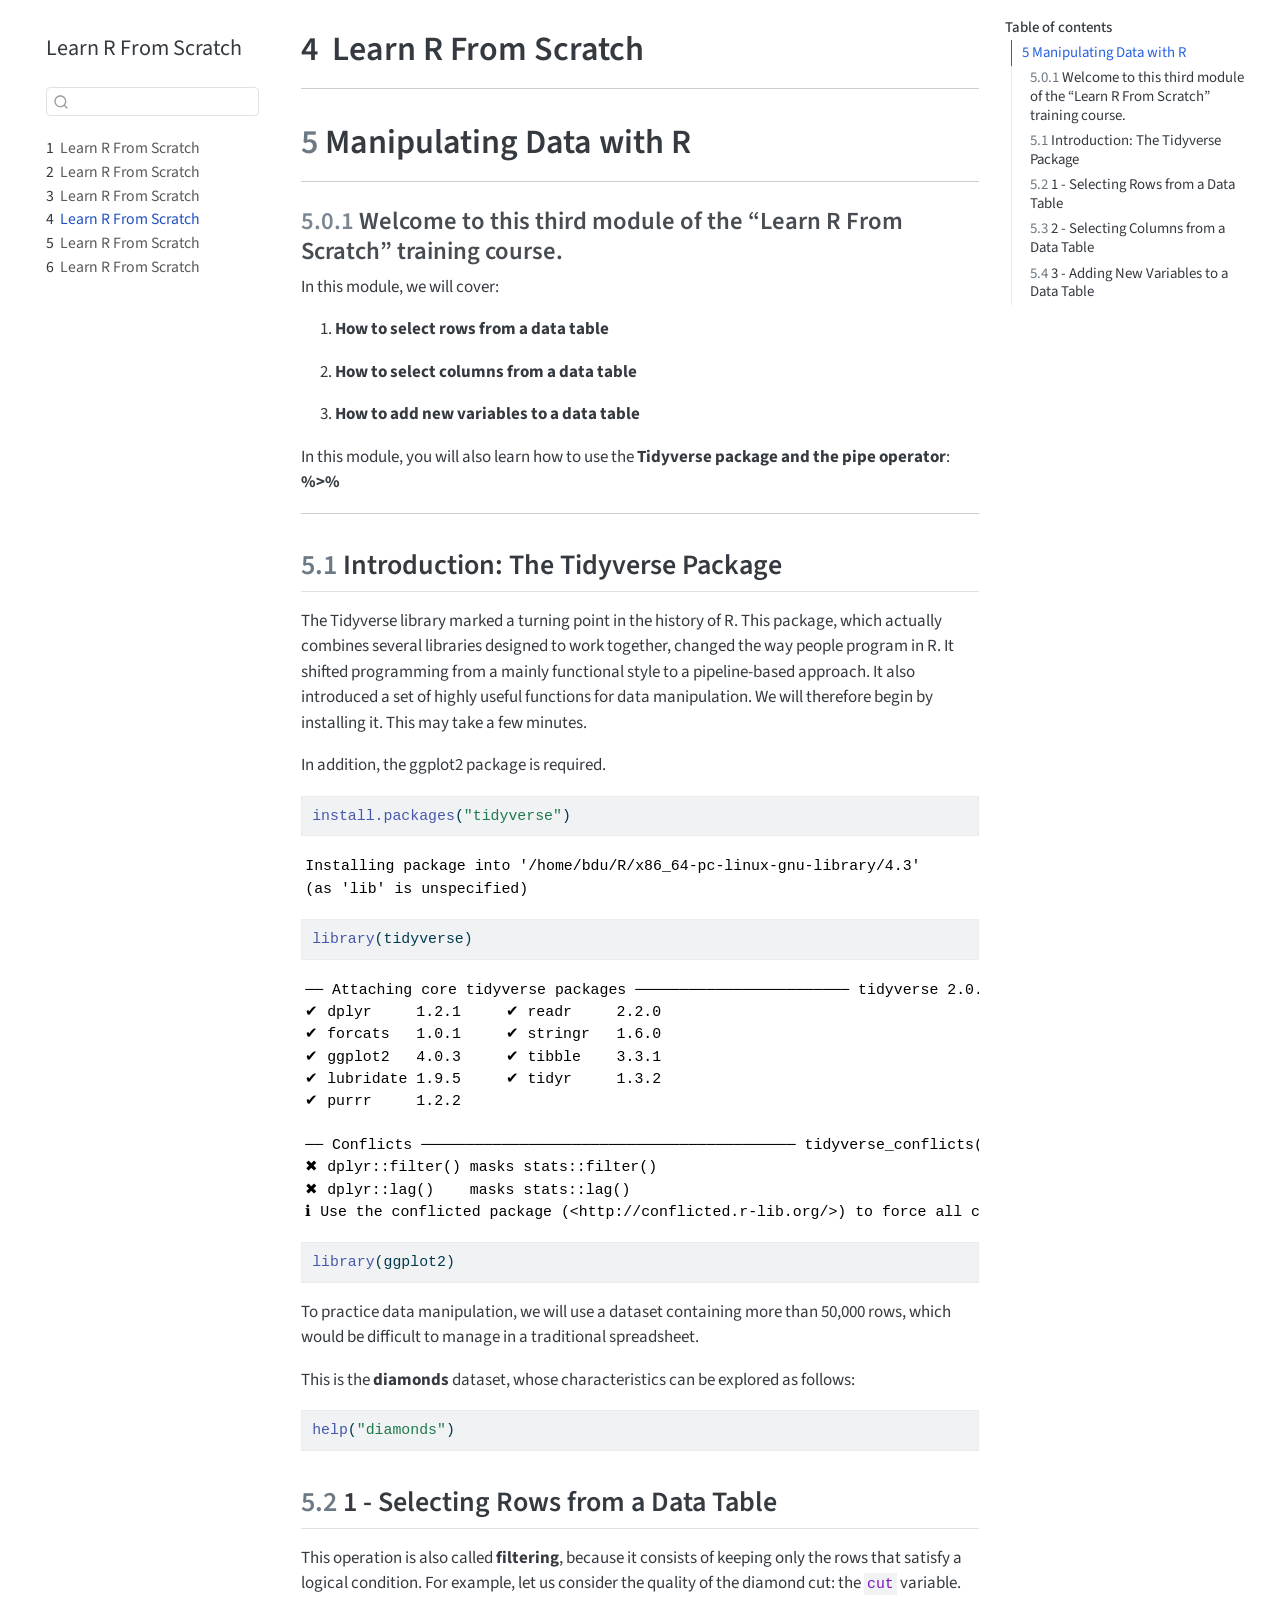
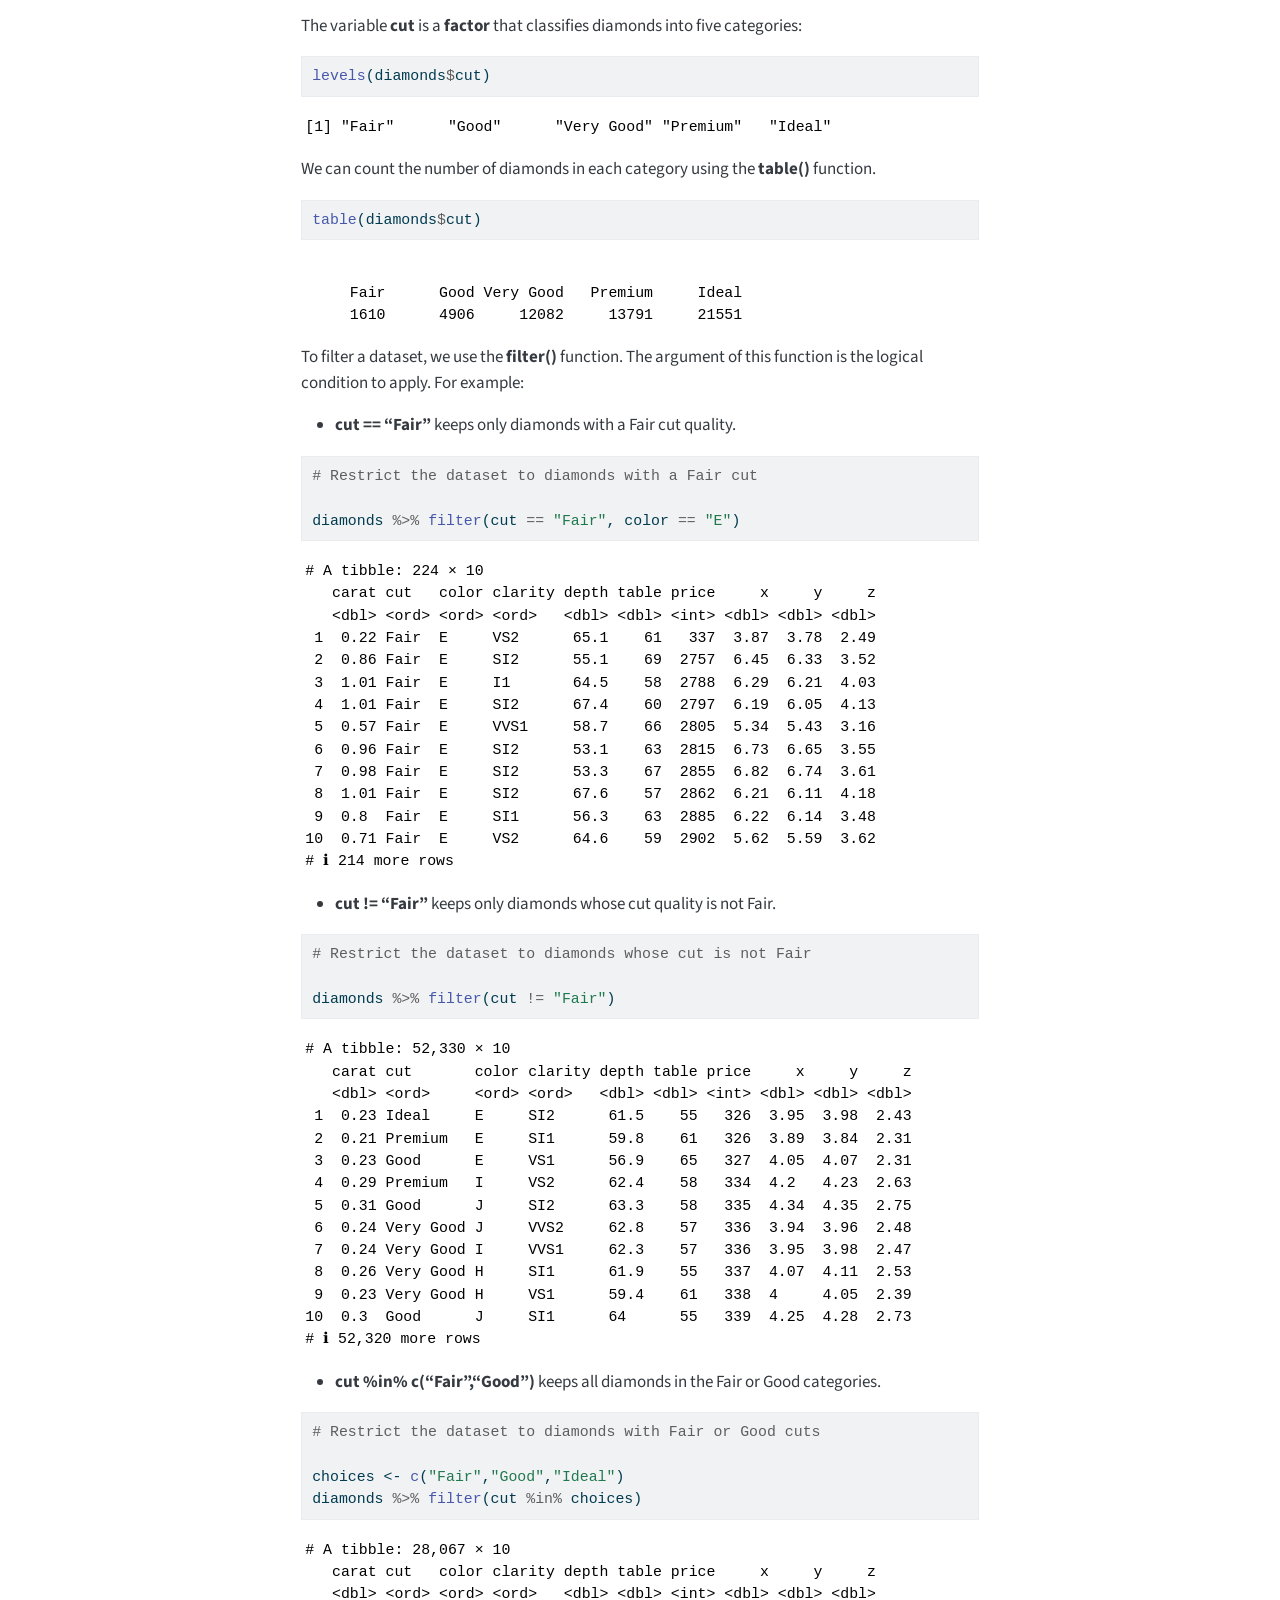
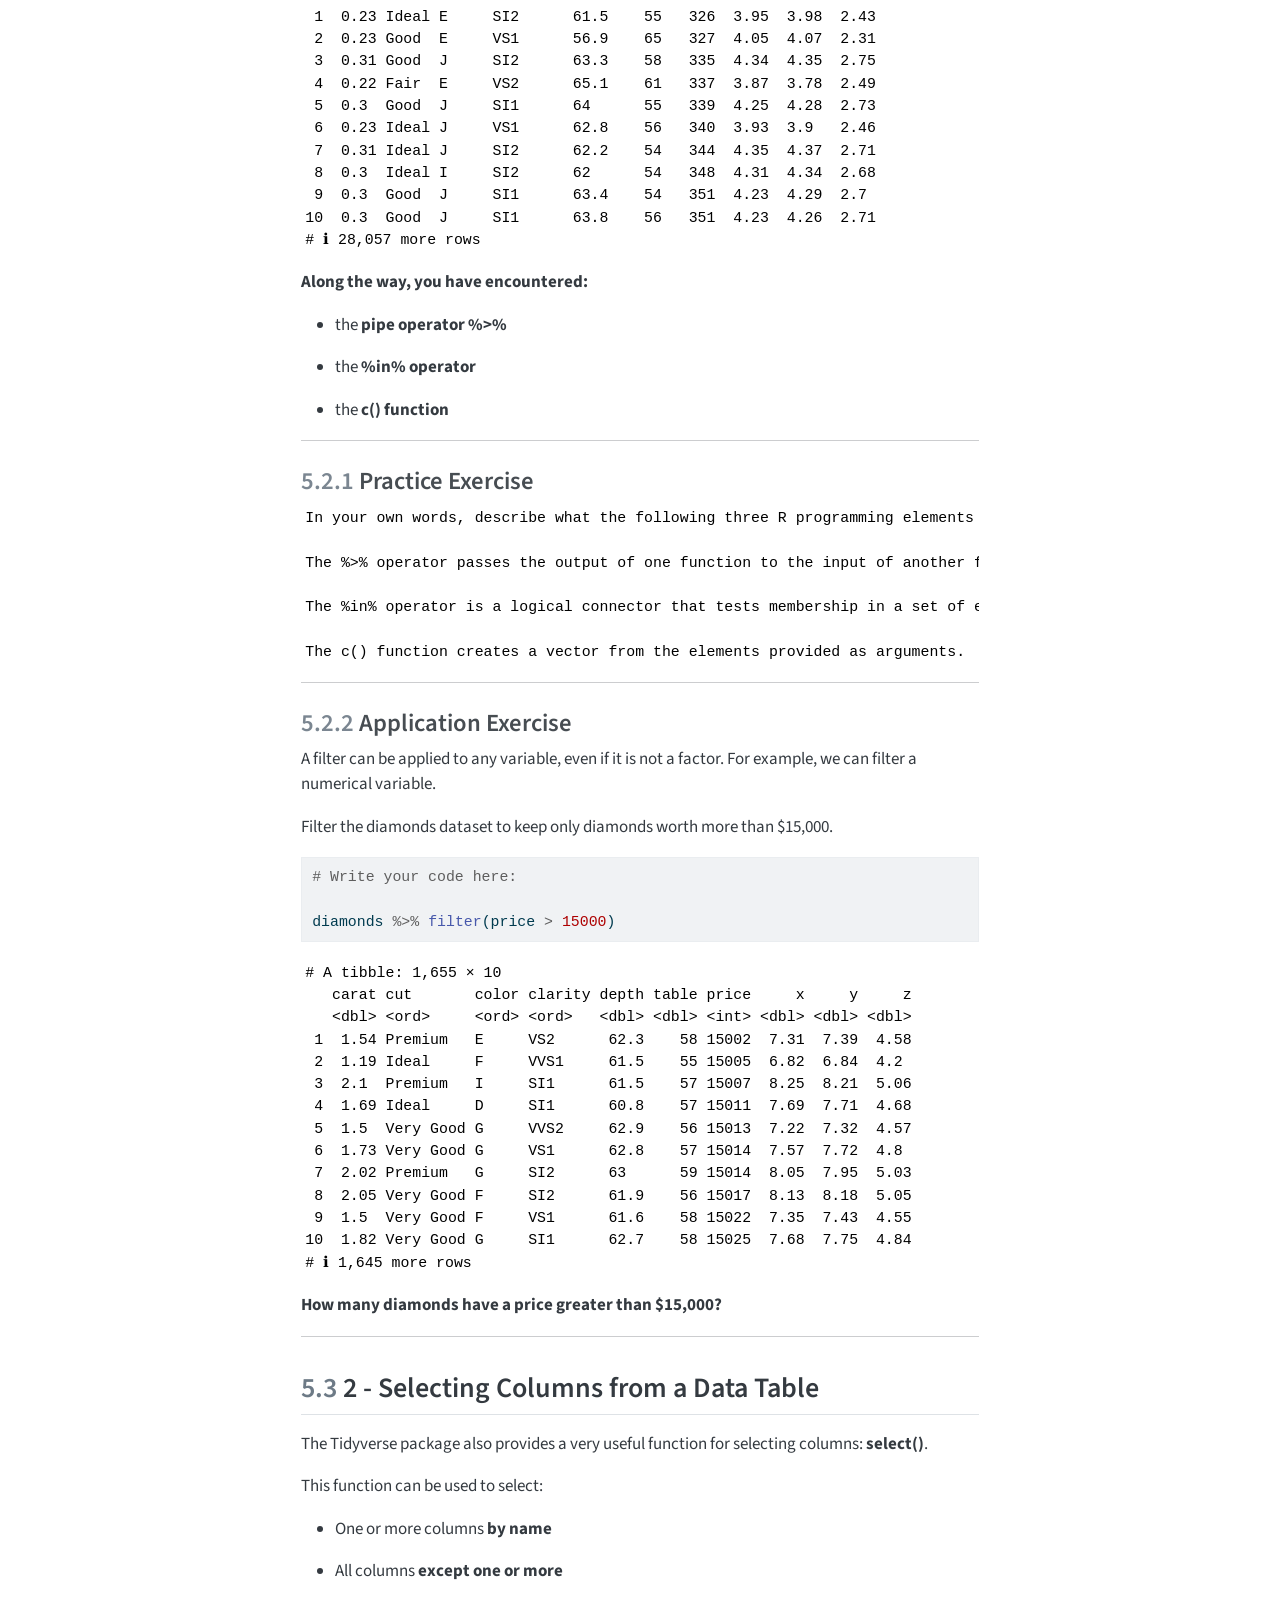
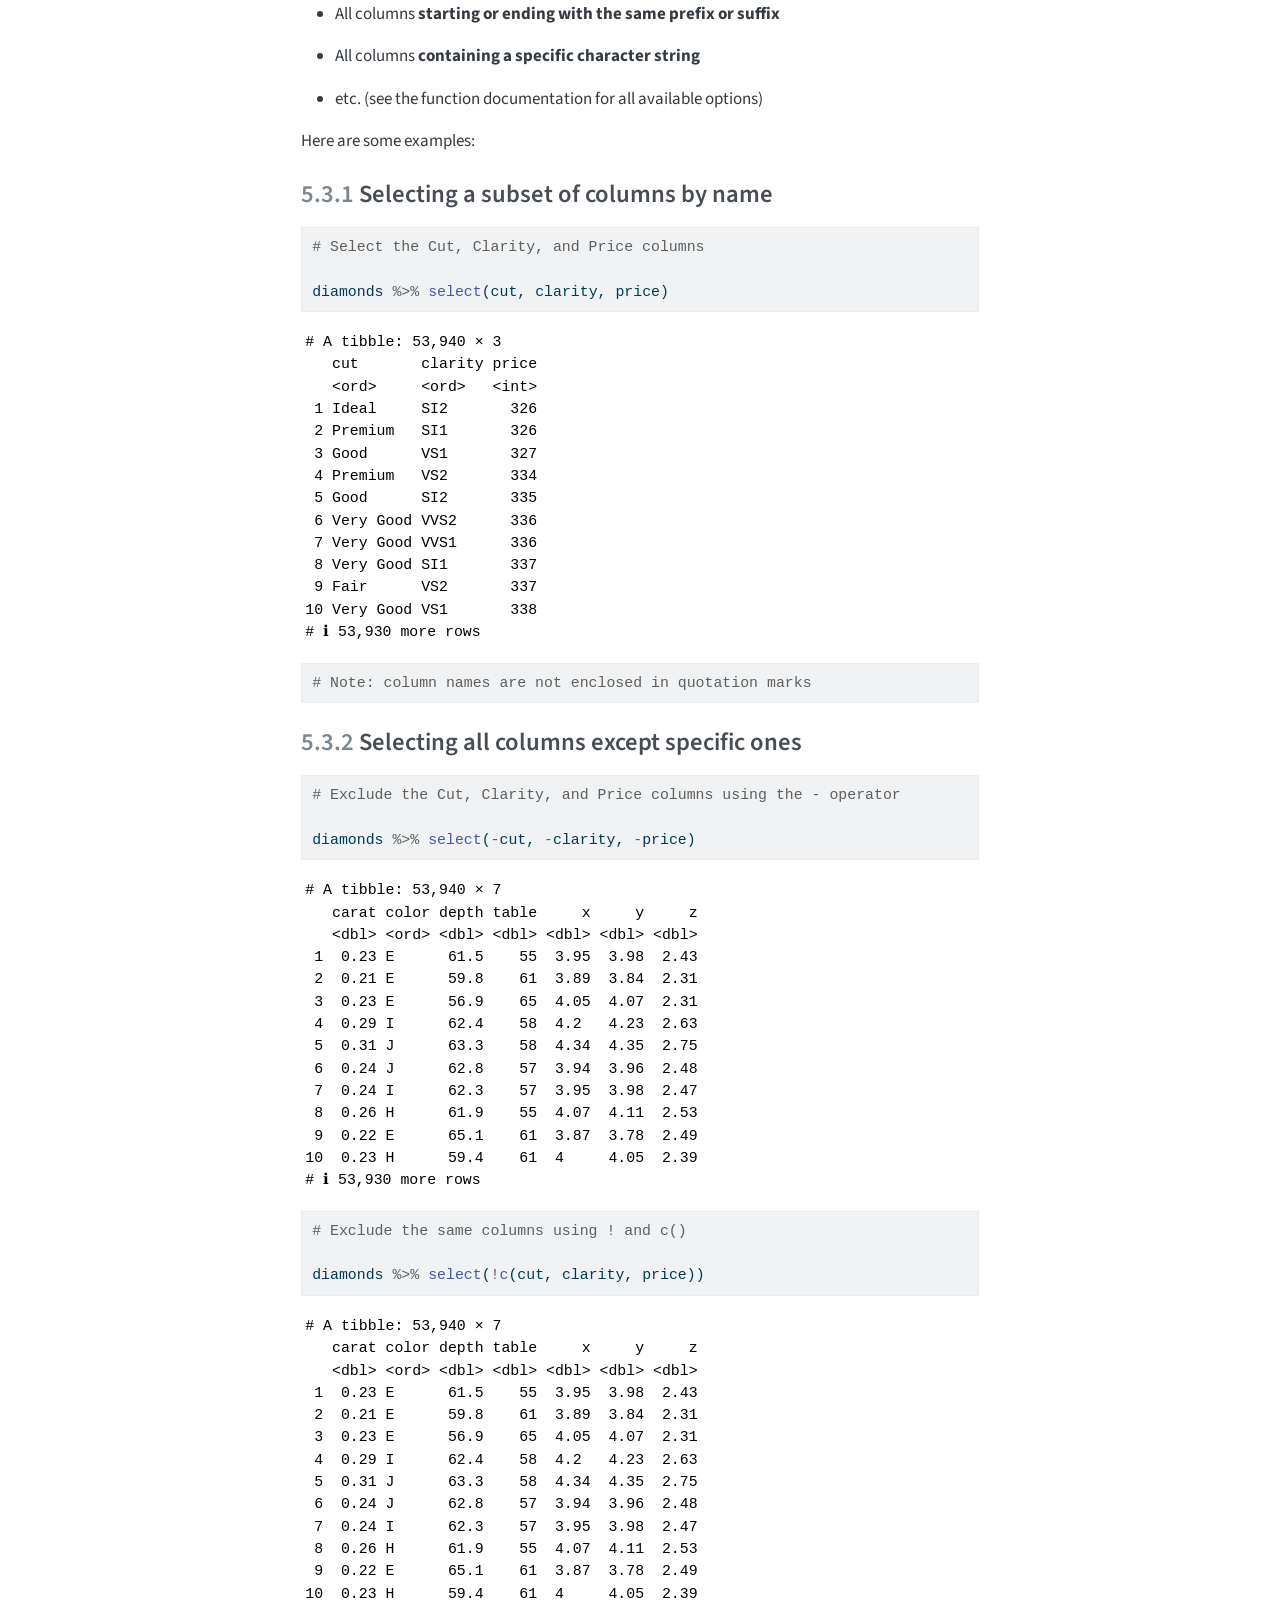
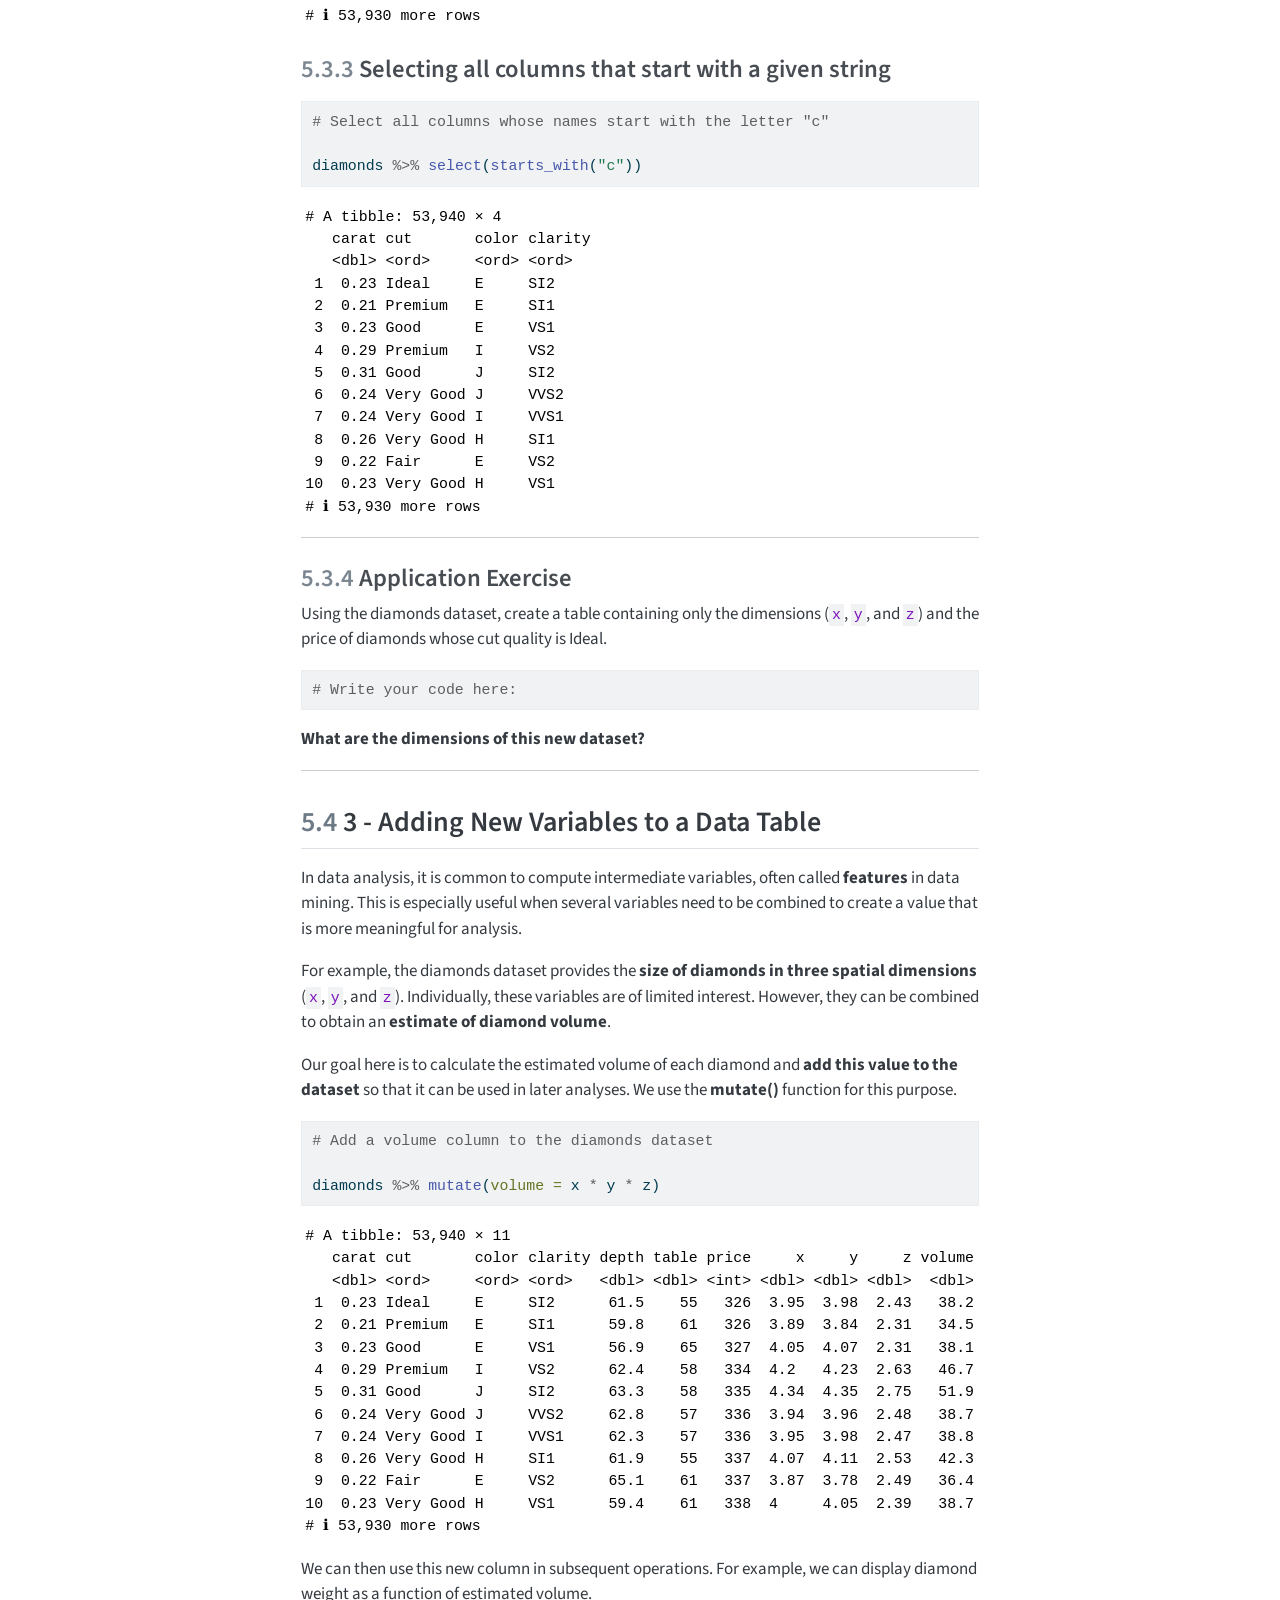
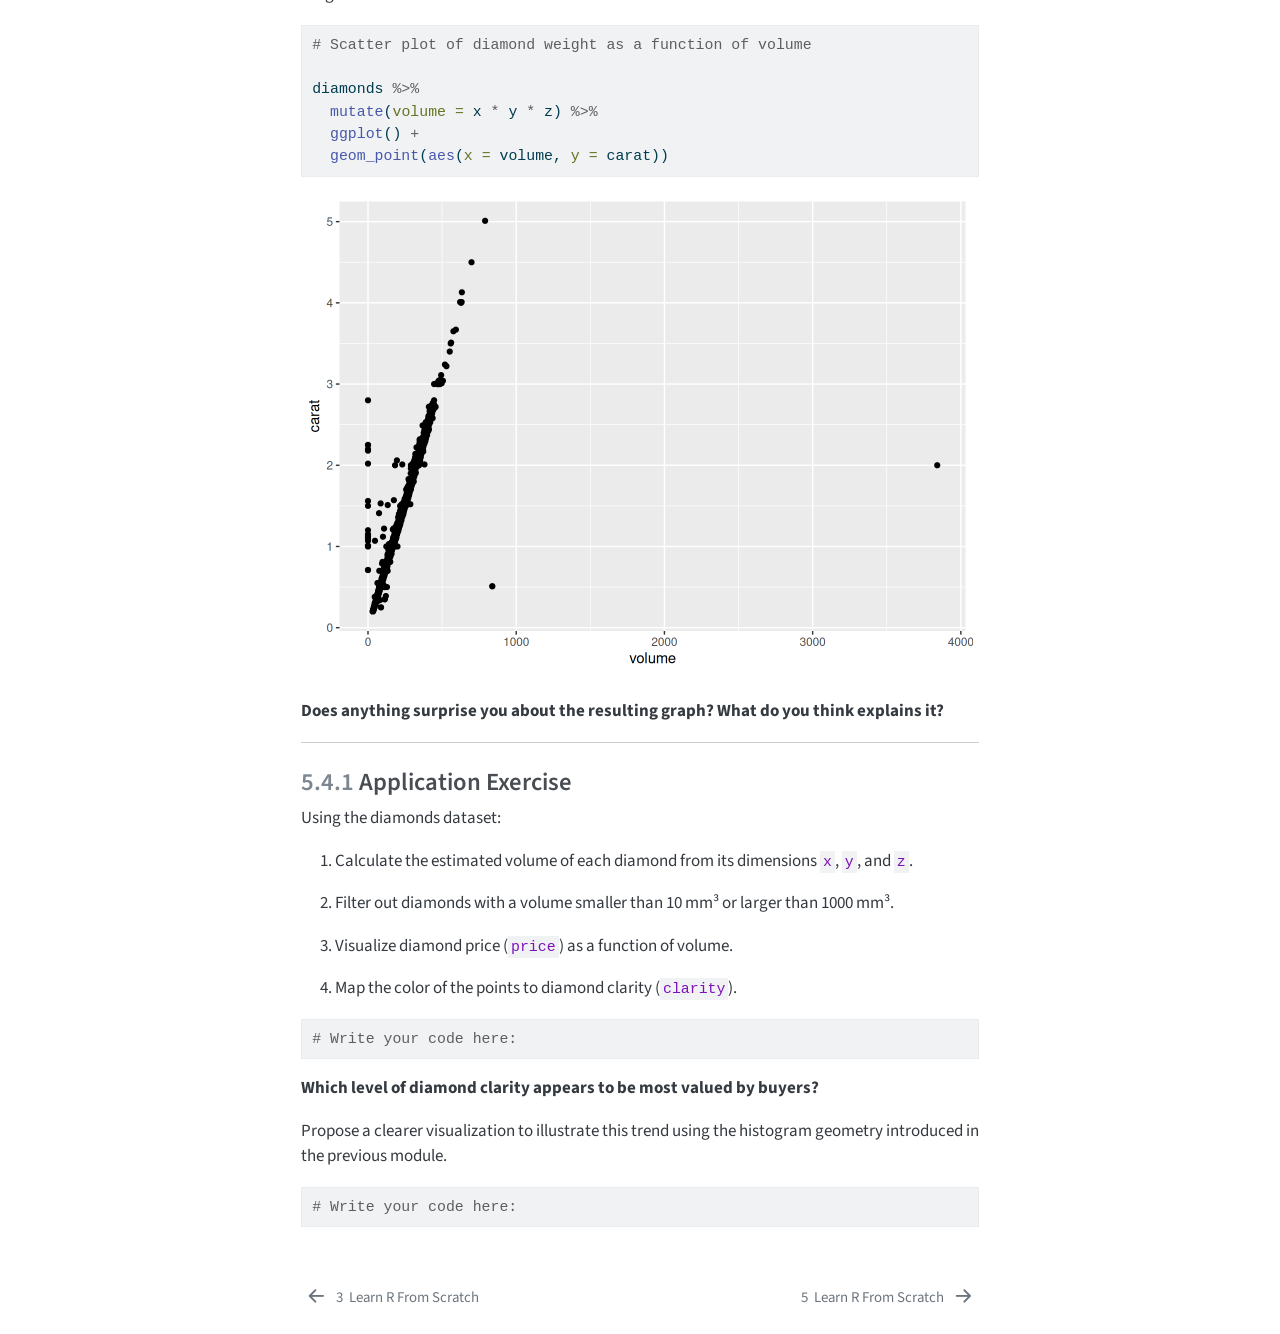
<file: docs/modules/module3-data-manipulation.html>
<!DOCTYPE html>
<html xmlns="http://www.w3.org/1999/xhtml" lang="en" xml:lang="en"><head>

<meta charset="utf-8">
<meta name="generator" content="quarto-1.9.38">

<meta name="viewport" content="width=device-width, initial-scale=1.0, user-scalable=yes">


<title>4&nbsp; Learn R From Scratch – Learn R From Scratch</title>
<style>
/* Default styles provided by pandoc.
** See https://pandoc.org/MANUAL.html#variables-for-html for config info.
*/
code{white-space: pre-wrap;}
span.smallcaps{font-variant: small-caps;}
div.columns{display: flex; gap: min(4vw, 1.5em);}
div.column{flex: auto; overflow-x: auto;}
div.hanging-indent{margin-left: 1.5em; text-indent: -1.5em;}
ul.task-list{list-style: none;}
ul.task-list li input[type="checkbox"] {
  width: 0.8em;
  margin: 0 0.8em 0.2em -1em; /* quarto-specific, see https://github.com/quarto-dev/quarto-cli/issues/4556 */ 
  vertical-align: middle;
}
/* CSS for syntax highlighting */
html { -webkit-text-size-adjust: 100%; }
pre > code.sourceCode { white-space: pre; position: relative; }
pre > code.sourceCode > span { display: inline-block; line-height: 1.25; }
pre > code.sourceCode > span:empty { height: 1.2em; }
.sourceCode { overflow: visible; }
code.sourceCode > span { color: inherit; text-decoration: inherit; }
div.sourceCode { margin: 1em 0; }
pre.sourceCode { margin: 0; }
@media screen {
div.sourceCode { overflow: auto; }
}
@media print {
pre > code.sourceCode { white-space: pre-wrap; }
pre > code.sourceCode > span { text-indent: -5em; padding-left: 5em; }
}
pre.numberSource code
  { counter-reset: source-line 0; }
pre.numberSource code > span
  { position: relative; left: -4em; counter-increment: source-line; }
pre.numberSource code > span > a:first-child::before
  { content: counter(source-line);
    position: relative; left: -1em; text-align: right; vertical-align: baseline;
    border: none; display: inline-block;
    -webkit-touch-callout: none; -webkit-user-select: none;
    -khtml-user-select: none; -moz-user-select: none;
    -ms-user-select: none; user-select: none;
    padding: 0 4px; width: 4em;
  }
pre.numberSource { margin-left: 3em;  padding-left: 4px; }
div.sourceCode
  {   }
@media screen {
pre > code.sourceCode > span > a:first-child::before { text-decoration: underline; }
}
</style>


<script src="../site_libs/quarto-nav/quarto-nav.js"></script>
<script src="../site_libs/quarto-nav/headroom.min.js"></script>
<script src="../site_libs/clipboard/clipboard.min.js"></script>
<script src="../site_libs/quarto-search/autocomplete.umd.js"></script>
<script src="../site_libs/quarto-search/fuse.min.js"></script>
<script src="../site_libs/quarto-search/quarto-search.js"></script>
<meta name="quarto:offset" content="../">
<link href="../modules/module4-working-with-tables.html" rel="next">
<link href="../modules/module2-visualization.html" rel="prev">
<script src="../site_libs/quarto-html/quarto.js" type="module"></script>
<script src="../site_libs/quarto-html/tabsets/tabsets.js" type="module"></script>
<script src="../site_libs/quarto-html/popper.min.js"></script>
<script src="../site_libs/quarto-html/tippy.umd.min.js"></script>
<script src="../site_libs/quarto-html/anchor.min.js"></script>
<link href="../site_libs/quarto-html/tippy.css" rel="stylesheet">
<link href="../site_libs/quarto-html/quarto-syntax-highlighting-15634bcf2e68342d4ad2dfa704d543f6.css" rel="stylesheet" id="quarto-text-highlighting-styles">
<script src="../site_libs/bootstrap/bootstrap.min.js"></script>
<link href="../site_libs/bootstrap/bootstrap-icons.css" rel="stylesheet">
<link href="../site_libs/bootstrap/bootstrap-cf73d4be6dce5457509afa56aa3801a3.min.css" rel="stylesheet" append-hash="true" id="quarto-bootstrap" data-mode="light">
<script id="quarto-search-options" type="application/json">{
  "location": "sidebar",
  "copy-button": false,
  "collapse-after": 3,
  "panel-placement": "start",
  "type": "textbox",
  "limit": 50,
  "keyboard-shortcut": [
    "f",
    "/",
    "s"
  ],
  "show-item-context": false,
  "language": {
    "search-no-results-text": "No results",
    "search-matching-documents-text": "matching documents",
    "search-copy-link-title": "Copy link to search",
    "search-hide-matches-text": "Hide additional matches",
    "search-more-match-text": "more match in this document",
    "search-more-matches-text": "more matches in this document",
    "search-clear-button-title": "Clear",
    "search-text-placeholder": "",
    "search-detached-cancel-button-title": "Cancel",
    "search-submit-button-title": "Submit",
    "search-label": "Search"
  }
}</script>


</head>

<body class="nav-sidebar floating quarto-light">

<div id="quarto-search-results"></div>
  <header id="quarto-header" class="headroom fixed-top">
  <nav class="quarto-secondary-nav">
    <div class="container-fluid d-flex">
      <button type="button" class="quarto-btn-toggle btn" data-bs-toggle="collapse" role="button" data-bs-target=".quarto-sidebar-collapse-item" aria-controls="quarto-sidebar" aria-expanded="false" aria-label="Toggle sidebar navigation" onclick="if (window.quartoToggleHeadroom) { window.quartoToggleHeadroom(); }">
        <i class="bi bi-layout-text-sidebar-reverse"></i>
      </button>
        <nav class="quarto-page-breadcrumbs" aria-label="breadcrumb"><ol class="breadcrumb"><li class="breadcrumb-item"><a href="../modules/module3-data-manipulation.html"><span class="chapter-number">4</span>&nbsp; <span class="chapter-title">Learn R From Scratch</span></a></li></ol></nav>
        <a class="flex-grow-1" role="navigation" data-bs-toggle="collapse" data-bs-target=".quarto-sidebar-collapse-item" aria-controls="quarto-sidebar" aria-expanded="false" aria-label="Toggle sidebar navigation" onclick="if (window.quartoToggleHeadroom) { window.quartoToggleHeadroom(); }">      
        </a>
      <button type="button" class="btn quarto-search-button" aria-label="Search" onclick="window.quartoOpenSearch();">
        <i class="bi bi-search"></i>
      </button>
    </div>
  </nav>
</header>
<!-- content -->
<div id="quarto-content" class="quarto-container page-columns page-rows-contents page-layout-article">
<!-- sidebar -->
  <nav id="quarto-sidebar" class="sidebar collapse collapse-horizontal quarto-sidebar-collapse-item sidebar-navigation floating overflow-auto">
    <div class="pt-lg-2 mt-2 text-left sidebar-header">
    <div class="sidebar-title mb-0 py-0">
      <a href="../">Learn R From Scratch</a> 
    </div>
      </div>
        <div class="mt-2 flex-shrink-0 align-items-center">
        <div class="sidebar-search">
        <div id="quarto-search" class="" title="Search"></div>
        </div>
        </div>
    <div class="sidebar-menu-container"> 
    <ul class="list-unstyled mt-1">
        <li class="sidebar-item">
  <div class="sidebar-item-container"> 
  <a href="../index.html" class="sidebar-item-text sidebar-link">
 <span class="menu-text"><span class="chapter-number">1</span>&nbsp; <span class="chapter-title">Learn R From Scratch</span></span></a>
  </div>
</li>
        <li class="sidebar-item">
  <div class="sidebar-item-container"> 
  <a href="../modules/module1-introduction.html" class="sidebar-item-text sidebar-link">
 <span class="menu-text"><span class="chapter-number">2</span>&nbsp; <span class="chapter-title">Learn R From Scratch</span></span></a>
  </div>
</li>
        <li class="sidebar-item">
  <div class="sidebar-item-container"> 
  <a href="../modules/module2-visualization.html" class="sidebar-item-text sidebar-link">
 <span class="menu-text"><span class="chapter-number">3</span>&nbsp; <span class="chapter-title">Learn R From Scratch</span></span></a>
  </div>
</li>
        <li class="sidebar-item">
  <div class="sidebar-item-container"> 
  <a href="../modules/module3-data-manipulation.html" class="sidebar-item-text sidebar-link active">
 <span class="menu-text"><span class="chapter-number">4</span>&nbsp; <span class="chapter-title">Learn R From Scratch</span></span></a>
  </div>
</li>
        <li class="sidebar-item">
  <div class="sidebar-item-container"> 
  <a href="../modules/module4-working-with-tables.html" class="sidebar-item-text sidebar-link">
 <span class="menu-text"><span class="chapter-number">5</span>&nbsp; <span class="chapter-title">Learn R From Scratch</span></span></a>
  </div>
</li>
        <li class="sidebar-item">
  <div class="sidebar-item-container"> 
  <a href="../modules/module5-loading-your-own-data.html" class="sidebar-item-text sidebar-link">
 <span class="menu-text"><span class="chapter-number">6</span>&nbsp; <span class="chapter-title">Learn R From Scratch</span></span></a>
  </div>
</li>
    </ul>
    </div>
</nav>
<div id="quarto-sidebar-glass" class="quarto-sidebar-collapse-item" data-bs-toggle="collapse" data-bs-target=".quarto-sidebar-collapse-item"></div>
<!-- margin-sidebar -->
    <div id="quarto-margin-sidebar" class="sidebar margin-sidebar">
        <nav id="TOC" role="doc-toc" class="toc-active">
    <h2 id="toc-title">Table of contents</h2>
   
  <ul>
  <li><a href="#manipulating-data-with-r" id="toc-manipulating-data-with-r" class="nav-link active" data-scroll-target="#manipulating-data-with-r"><span class="header-section-number">5</span> Manipulating Data with R</a>
  <ul class="collapse">
  <li><a href="#welcome-to-this-third-module-of-the-learn-r-from-scratch-training-course." id="toc-welcome-to-this-third-module-of-the-learn-r-from-scratch-training-course." class="nav-link" data-scroll-target="#welcome-to-this-third-module-of-the-learn-r-from-scratch-training-course."><span class="header-section-number">5.0.1</span> Welcome to this third module of the “Learn R From Scratch” training course.</a></li>
  <li><a href="#introduction-the-tidyverse-package" id="toc-introduction-the-tidyverse-package" class="nav-link" data-scroll-target="#introduction-the-tidyverse-package"><span class="header-section-number">5.1</span> Introduction: The Tidyverse Package</a></li>
  <li><a href="#selecting-rows-from-a-data-table" id="toc-selecting-rows-from-a-data-table" class="nav-link" data-scroll-target="#selecting-rows-from-a-data-table"><span class="header-section-number">5.2</span> 1 - Selecting Rows from a Data Table</a>
  <ul class="collapse">
  <li><a href="#practice-exercise" id="toc-practice-exercise" class="nav-link" data-scroll-target="#practice-exercise"><span class="header-section-number">5.2.1</span> Practice Exercise</a></li>
  <li><a href="#application-exercise" id="toc-application-exercise" class="nav-link" data-scroll-target="#application-exercise"><span class="header-section-number">5.2.2</span> Application Exercise</a></li>
  </ul></li>
  <li><a href="#selecting-columns-from-a-data-table" id="toc-selecting-columns-from-a-data-table" class="nav-link" data-scroll-target="#selecting-columns-from-a-data-table"><span class="header-section-number">5.3</span> 2 - Selecting Columns from a Data Table</a>
  <ul class="collapse">
  <li><a href="#selecting-a-subset-of-columns-by-name" id="toc-selecting-a-subset-of-columns-by-name" class="nav-link" data-scroll-target="#selecting-a-subset-of-columns-by-name"><span class="header-section-number">5.3.1</span> Selecting a subset of columns by name</a></li>
  <li><a href="#selecting-all-columns-except-specific-ones" id="toc-selecting-all-columns-except-specific-ones" class="nav-link" data-scroll-target="#selecting-all-columns-except-specific-ones"><span class="header-section-number">5.3.2</span> Selecting all columns except specific ones</a></li>
  <li><a href="#selecting-all-columns-that-start-with-a-given-string" id="toc-selecting-all-columns-that-start-with-a-given-string" class="nav-link" data-scroll-target="#selecting-all-columns-that-start-with-a-given-string"><span class="header-section-number">5.3.3</span> Selecting all columns that start with a given string</a></li>
  <li><a href="#application-exercise-1" id="toc-application-exercise-1" class="nav-link" data-scroll-target="#application-exercise-1"><span class="header-section-number">5.3.4</span> Application Exercise</a></li>
  </ul></li>
  <li><a href="#adding-new-variables-to-a-data-table" id="toc-adding-new-variables-to-a-data-table" class="nav-link" data-scroll-target="#adding-new-variables-to-a-data-table"><span class="header-section-number">5.4</span> 3 - Adding New Variables to a Data Table</a>
  <ul class="collapse">
  <li><a href="#application-exercise-2" id="toc-application-exercise-2" class="nav-link" data-scroll-target="#application-exercise-2"><span class="header-section-number">5.4.1</span> Application Exercise</a></li>
  </ul></li>
  </ul></li>
  </ul>
</nav>
    </div>
<!-- main -->
<main class="content" id="quarto-document-content">

<header id="title-block-header" class="quarto-title-block default">
<div class="quarto-title">
<h1 class="title"><span class="chapter-number">4</span>&nbsp; <span class="chapter-title">Learn R From Scratch</span></h1>
</div>



<div class="quarto-title-meta">

    
  
    
  </div>
  


</header>


<hr>
<section id="manipulating-data-with-r" class="level1" data-number="5">
<h1 data-number="5"><span class="header-section-number">5</span> Manipulating Data with R</h1>
<hr>
<section id="welcome-to-this-third-module-of-the-learn-r-from-scratch-training-course." class="level3" data-number="5.0.1">
<h3 data-number="5.0.1" class="anchored" data-anchor-id="welcome-to-this-third-module-of-the-learn-r-from-scratch-training-course."><span class="header-section-number">5.0.1</span> Welcome to this third module of the “Learn R From Scratch” training course.</h3>
<p>In this module, we will cover:</p>
<ol type="1">
<li><p><strong>How to select rows from a data table</strong></p></li>
<li><p><strong>How to select columns from a data table</strong></p></li>
<li><p><strong>How to add new variables to a data table</strong></p></li>
</ol>
<p>In this module, you will also learn how to use the <strong>Tidyverse package and the pipe operator</strong>: <strong>%&gt;%</strong></p>
<hr>
</section>
<section id="introduction-the-tidyverse-package" class="level2" data-number="5.1">
<h2 data-number="5.1" class="anchored" data-anchor-id="introduction-the-tidyverse-package"><span class="header-section-number">5.1</span> Introduction: The Tidyverse Package</h2>
<p>The Tidyverse library marked a turning point in the history of R. This package, which actually combines several libraries designed to work together, changed the way people program in R. It shifted programming from a mainly functional style to a pipeline-based approach. It also introduced a set of highly useful functions for data manipulation. We will therefore begin by installing it. This may take a few minutes.</p>
<p>In addition, the ggplot2 package is required.</p>
<div class="cell">
<div class="code-copy-outer-scaffold"><div class="sourceCode cell-code" id="cb1"><pre class="sourceCode r code-with-copy"><code class="sourceCode r"><span id="cb1-1"><a href="#cb1-1" aria-hidden="true" tabindex="-1"></a><span class="fu">install.packages</span>(<span class="st">"tidyverse"</span>)</span></code></pre></div><button title="Copy to Clipboard" class="code-copy-button"><i class="bi"></i></button></div>
<div class="cell-output cell-output-stderr">
<pre><code>Installing package into '/home/bdu/R/x86_64-pc-linux-gnu-library/4.3'
(as 'lib' is unspecified)</code></pre>
</div>
<div class="code-copy-outer-scaffold"><div class="sourceCode cell-code" id="cb3"><pre class="sourceCode r code-with-copy"><code class="sourceCode r"><span id="cb3-1"><a href="#cb3-1" aria-hidden="true" tabindex="-1"></a><span class="fu">library</span>(tidyverse)</span></code></pre></div><button title="Copy to Clipboard" class="code-copy-button"><i class="bi"></i></button></div>
<div class="cell-output cell-output-stderr">
<pre><code>── Attaching core tidyverse packages ──────────────────────── tidyverse 2.0.0 ──
✔ dplyr     1.2.1     ✔ readr     2.2.0
✔ forcats   1.0.1     ✔ stringr   1.6.0
✔ ggplot2   4.0.3     ✔ tibble    3.3.1
✔ lubridate 1.9.5     ✔ tidyr     1.3.2
✔ purrr     1.2.2     </code></pre>
</div>
<div class="cell-output cell-output-stderr">
<pre><code>── Conflicts ────────────────────────────────────────── tidyverse_conflicts() ──
✖ dplyr::filter() masks stats::filter()
✖ dplyr::lag()    masks stats::lag()
ℹ Use the conflicted package (&lt;http://conflicted.r-lib.org/&gt;) to force all conflicts to become errors</code></pre>
</div>
<div class="code-copy-outer-scaffold"><div class="sourceCode cell-code" id="cb6"><pre class="sourceCode r code-with-copy"><code class="sourceCode r"><span id="cb6-1"><a href="#cb6-1" aria-hidden="true" tabindex="-1"></a><span class="fu">library</span>(ggplot2)</span></code></pre></div><button title="Copy to Clipboard" class="code-copy-button"><i class="bi"></i></button></div>
</div>
<p>To practice data manipulation, we will use a dataset containing more than 50,000 rows, which would be difficult to manage in a traditional spreadsheet.</p>
<p>This is the <strong>diamonds</strong> dataset, whose characteristics can be explored as follows:</p>
<div class="cell">
<div class="code-copy-outer-scaffold"><div class="sourceCode cell-code" id="cb7"><pre class="sourceCode r code-with-copy"><code class="sourceCode r"><span id="cb7-1"><a href="#cb7-1" aria-hidden="true" tabindex="-1"></a><span class="fu">help</span>(<span class="st">"diamonds"</span>)</span></code></pre></div><button title="Copy to Clipboard" class="code-copy-button"><i class="bi"></i></button></div>
</div>
</section>
<section id="selecting-rows-from-a-data-table" class="level2" data-number="5.2">
<h2 data-number="5.2" class="anchored" data-anchor-id="selecting-rows-from-a-data-table"><span class="header-section-number">5.2</span> 1 - Selecting Rows from a Data Table</h2>
<p>This operation is also called <strong>filtering</strong>, because it consists of keeping only the rows that satisfy a logical condition. For example, let us consider the quality of the diamond cut: the <code>cut</code> variable.</p>
<p>The variable <strong>cut</strong> is a <strong>factor</strong> that classifies diamonds into five categories:</p>
<div class="cell">
<div class="code-copy-outer-scaffold"><div class="sourceCode cell-code" id="cb8"><pre class="sourceCode r code-with-copy"><code class="sourceCode r"><span id="cb8-1"><a href="#cb8-1" aria-hidden="true" tabindex="-1"></a><span class="fu">levels</span>(diamonds<span class="sc">$</span>cut)</span></code></pre></div><button title="Copy to Clipboard" class="code-copy-button"><i class="bi"></i></button></div>
<div class="cell-output cell-output-stdout">
<pre><code>[1] "Fair"      "Good"      "Very Good" "Premium"   "Ideal"    </code></pre>
</div>
</div>
<p>We can count the number of diamonds in each category using the <strong>table()</strong> function.</p>
<div class="cell">
<div class="code-copy-outer-scaffold"><div class="sourceCode cell-code" id="cb10"><pre class="sourceCode r code-with-copy"><code class="sourceCode r"><span id="cb10-1"><a href="#cb10-1" aria-hidden="true" tabindex="-1"></a><span class="fu">table</span>(diamonds<span class="sc">$</span>cut)</span></code></pre></div><button title="Copy to Clipboard" class="code-copy-button"><i class="bi"></i></button></div>
<div class="cell-output cell-output-stdout">
<pre><code>
     Fair      Good Very Good   Premium     Ideal 
     1610      4906     12082     13791     21551 </code></pre>
</div>
</div>
<p>To filter a dataset, we use the <strong>filter()</strong> function. The argument of this function is the logical condition to apply. For example:</p>
<ul>
<li><strong>cut == “Fair”</strong> keeps only diamonds with a Fair cut quality.</li>
</ul>
<div class="cell">
<div class="code-copy-outer-scaffold"><div class="sourceCode cell-code" id="cb12"><pre class="sourceCode r code-with-copy"><code class="sourceCode r"><span id="cb12-1"><a href="#cb12-1" aria-hidden="true" tabindex="-1"></a><span class="co"># Restrict the dataset to diamonds with a Fair cut</span></span>
<span id="cb12-2"><a href="#cb12-2" aria-hidden="true" tabindex="-1"></a></span>
<span id="cb12-3"><a href="#cb12-3" aria-hidden="true" tabindex="-1"></a>diamonds <span class="sc">%&gt;%</span> <span class="fu">filter</span>(cut <span class="sc">==</span> <span class="st">"Fair"</span>, color <span class="sc">==</span> <span class="st">"E"</span>)</span></code></pre></div><button title="Copy to Clipboard" class="code-copy-button"><i class="bi"></i></button></div>
<div class="cell-output cell-output-stdout">
<pre><code># A tibble: 224 × 10
   carat cut   color clarity depth table price     x     y     z
   &lt;dbl&gt; &lt;ord&gt; &lt;ord&gt; &lt;ord&gt;   &lt;dbl&gt; &lt;dbl&gt; &lt;int&gt; &lt;dbl&gt; &lt;dbl&gt; &lt;dbl&gt;
 1  0.22 Fair  E     VS2      65.1    61   337  3.87  3.78  2.49
 2  0.86 Fair  E     SI2      55.1    69  2757  6.45  6.33  3.52
 3  1.01 Fair  E     I1       64.5    58  2788  6.29  6.21  4.03
 4  1.01 Fair  E     SI2      67.4    60  2797  6.19  6.05  4.13
 5  0.57 Fair  E     VVS1     58.7    66  2805  5.34  5.43  3.16
 6  0.96 Fair  E     SI2      53.1    63  2815  6.73  6.65  3.55
 7  0.98 Fair  E     SI2      53.3    67  2855  6.82  6.74  3.61
 8  1.01 Fair  E     SI2      67.6    57  2862  6.21  6.11  4.18
 9  0.8  Fair  E     SI1      56.3    63  2885  6.22  6.14  3.48
10  0.71 Fair  E     VS2      64.6    59  2902  5.62  5.59  3.62
# ℹ 214 more rows</code></pre>
</div>
</div>
<ul>
<li><strong>cut != “Fair”</strong> keeps only diamonds whose cut quality is not Fair.</li>
</ul>
<div class="cell">
<div class="code-copy-outer-scaffold"><div class="sourceCode cell-code" id="cb14"><pre class="sourceCode r code-with-copy"><code class="sourceCode r"><span id="cb14-1"><a href="#cb14-1" aria-hidden="true" tabindex="-1"></a><span class="co"># Restrict the dataset to diamonds whose cut is not Fair</span></span>
<span id="cb14-2"><a href="#cb14-2" aria-hidden="true" tabindex="-1"></a></span>
<span id="cb14-3"><a href="#cb14-3" aria-hidden="true" tabindex="-1"></a>diamonds <span class="sc">%&gt;%</span> <span class="fu">filter</span>(cut <span class="sc">!=</span> <span class="st">"Fair"</span>)</span></code></pre></div><button title="Copy to Clipboard" class="code-copy-button"><i class="bi"></i></button></div>
<div class="cell-output cell-output-stdout">
<pre><code># A tibble: 52,330 × 10
   carat cut       color clarity depth table price     x     y     z
   &lt;dbl&gt; &lt;ord&gt;     &lt;ord&gt; &lt;ord&gt;   &lt;dbl&gt; &lt;dbl&gt; &lt;int&gt; &lt;dbl&gt; &lt;dbl&gt; &lt;dbl&gt;
 1  0.23 Ideal     E     SI2      61.5    55   326  3.95  3.98  2.43
 2  0.21 Premium   E     SI1      59.8    61   326  3.89  3.84  2.31
 3  0.23 Good      E     VS1      56.9    65   327  4.05  4.07  2.31
 4  0.29 Premium   I     VS2      62.4    58   334  4.2   4.23  2.63
 5  0.31 Good      J     SI2      63.3    58   335  4.34  4.35  2.75
 6  0.24 Very Good J     VVS2     62.8    57   336  3.94  3.96  2.48
 7  0.24 Very Good I     VVS1     62.3    57   336  3.95  3.98  2.47
 8  0.26 Very Good H     SI1      61.9    55   337  4.07  4.11  2.53
 9  0.23 Very Good H     VS1      59.4    61   338  4     4.05  2.39
10  0.3  Good      J     SI1      64      55   339  4.25  4.28  2.73
# ℹ 52,320 more rows</code></pre>
</div>
</div>
<ul>
<li><strong>cut %in% c(“Fair”,“Good”)</strong> keeps all diamonds in the Fair or Good categories.</li>
</ul>
<div class="cell">
<div class="code-copy-outer-scaffold"><div class="sourceCode cell-code" id="cb16"><pre class="sourceCode r code-with-copy"><code class="sourceCode r"><span id="cb16-1"><a href="#cb16-1" aria-hidden="true" tabindex="-1"></a><span class="co"># Restrict the dataset to diamonds with Fair or Good cuts</span></span>
<span id="cb16-2"><a href="#cb16-2" aria-hidden="true" tabindex="-1"></a></span>
<span id="cb16-3"><a href="#cb16-3" aria-hidden="true" tabindex="-1"></a>choices <span class="ot">&lt;-</span> <span class="fu">c</span>(<span class="st">"Fair"</span>,<span class="st">"Good"</span>,<span class="st">"Ideal"</span>)</span>
<span id="cb16-4"><a href="#cb16-4" aria-hidden="true" tabindex="-1"></a>diamonds <span class="sc">%&gt;%</span> <span class="fu">filter</span>(cut <span class="sc">%in%</span> choices)</span></code></pre></div><button title="Copy to Clipboard" class="code-copy-button"><i class="bi"></i></button></div>
<div class="cell-output cell-output-stdout">
<pre><code># A tibble: 28,067 × 10
   carat cut   color clarity depth table price     x     y     z
   &lt;dbl&gt; &lt;ord&gt; &lt;ord&gt; &lt;ord&gt;   &lt;dbl&gt; &lt;dbl&gt; &lt;int&gt; &lt;dbl&gt; &lt;dbl&gt; &lt;dbl&gt;
 1  0.23 Ideal E     SI2      61.5    55   326  3.95  3.98  2.43
 2  0.23 Good  E     VS1      56.9    65   327  4.05  4.07  2.31
 3  0.31 Good  J     SI2      63.3    58   335  4.34  4.35  2.75
 4  0.22 Fair  E     VS2      65.1    61   337  3.87  3.78  2.49
 5  0.3  Good  J     SI1      64      55   339  4.25  4.28  2.73
 6  0.23 Ideal J     VS1      62.8    56   340  3.93  3.9   2.46
 7  0.31 Ideal J     SI2      62.2    54   344  4.35  4.37  2.71
 8  0.3  Ideal I     SI2      62      54   348  4.31  4.34  2.68
 9  0.3  Good  J     SI1      63.4    54   351  4.23  4.29  2.7 
10  0.3  Good  J     SI1      63.8    56   351  4.23  4.26  2.71
# ℹ 28,057 more rows</code></pre>
</div>
</div>
<p><strong>Along the way, you have encountered:</strong></p>
<ul>
<li><p>the <strong>pipe operator %&gt;%</strong></p></li>
<li><p>the <strong>%in% operator</strong></p></li>
<li><p>the <strong>c() function</strong></p></li>
</ul>
<hr>
<section id="practice-exercise" class="level3" data-number="5.2.1">
<h3 data-number="5.2.1" class="anchored" data-anchor-id="practice-exercise"><span class="header-section-number">5.2.1</span> Practice Exercise</h3>
<pre><code>In your own words, describe what the following three R programming elements do:

The %&gt;% operator passes the output of one function to the input of another function.

The %in% operator is a logical connector that tests membership in a set of elements.

The c() function creates a vector from the elements provided as arguments.</code></pre>
<hr>
</section>
<section id="application-exercise" class="level3" data-number="5.2.2">
<h3 data-number="5.2.2" class="anchored" data-anchor-id="application-exercise"><span class="header-section-number">5.2.2</span> Application Exercise</h3>
<p>A filter can be applied to any variable, even if it is not a factor. For example, we can filter a numerical variable.</p>
<p>Filter the diamonds dataset to keep only diamonds worth more than $15,000.</p>
<div class="cell">
<div class="code-copy-outer-scaffold"><div class="sourceCode cell-code" id="cb19"><pre class="sourceCode r code-with-copy"><code class="sourceCode r"><span id="cb19-1"><a href="#cb19-1" aria-hidden="true" tabindex="-1"></a><span class="co"># Write your code here:</span></span>
<span id="cb19-2"><a href="#cb19-2" aria-hidden="true" tabindex="-1"></a></span>
<span id="cb19-3"><a href="#cb19-3" aria-hidden="true" tabindex="-1"></a>diamonds <span class="sc">%&gt;%</span> <span class="fu">filter</span>(price <span class="sc">&gt;</span> <span class="dv">15000</span>)</span></code></pre></div><button title="Copy to Clipboard" class="code-copy-button"><i class="bi"></i></button></div>
<div class="cell-output cell-output-stdout">
<pre><code># A tibble: 1,655 × 10
   carat cut       color clarity depth table price     x     y     z
   &lt;dbl&gt; &lt;ord&gt;     &lt;ord&gt; &lt;ord&gt;   &lt;dbl&gt; &lt;dbl&gt; &lt;int&gt; &lt;dbl&gt; &lt;dbl&gt; &lt;dbl&gt;
 1  1.54 Premium   E     VS2      62.3    58 15002  7.31  7.39  4.58
 2  1.19 Ideal     F     VVS1     61.5    55 15005  6.82  6.84  4.2 
 3  2.1  Premium   I     SI1      61.5    57 15007  8.25  8.21  5.06
 4  1.69 Ideal     D     SI1      60.8    57 15011  7.69  7.71  4.68
 5  1.5  Very Good G     VVS2     62.9    56 15013  7.22  7.32  4.57
 6  1.73 Very Good G     VS1      62.8    57 15014  7.57  7.72  4.8 
 7  2.02 Premium   G     SI2      63      59 15014  8.05  7.95  5.03
 8  2.05 Very Good F     SI2      61.9    56 15017  8.13  8.18  5.05
 9  1.5  Very Good F     VS1      61.6    58 15022  7.35  7.43  4.55
10  1.82 Very Good G     SI1      62.7    58 15025  7.68  7.75  4.84
# ℹ 1,645 more rows</code></pre>
</div>
</div>
<p><strong>How many diamonds have a price greater than $15,000?</strong></p>
<hr>
</section>
</section>
<section id="selecting-columns-from-a-data-table" class="level2" data-number="5.3">
<h2 data-number="5.3" class="anchored" data-anchor-id="selecting-columns-from-a-data-table"><span class="header-section-number">5.3</span> 2 - Selecting Columns from a Data Table</h2>
<p>The Tidyverse package also provides a very useful function for selecting columns: <strong>select()</strong>.</p>
<p>This function can be used to select:</p>
<ul>
<li><p>One or more columns <strong>by name</strong></p></li>
<li><p>All columns <strong>except one or more</strong></p></li>
<li><p>All columns <strong>starting or ending with the same prefix or suffix</strong></p></li>
<li><p>All columns <strong>containing a specific character string</strong></p></li>
<li><p>etc. (see the function documentation for all available options)</p></li>
</ul>
<p>Here are some examples:</p>
<section id="selecting-a-subset-of-columns-by-name" class="level3" data-number="5.3.1">
<h3 data-number="5.3.1" class="anchored" data-anchor-id="selecting-a-subset-of-columns-by-name"><span class="header-section-number">5.3.1</span> Selecting a subset of columns by name</h3>
<div class="cell">
<div class="code-copy-outer-scaffold"><div class="sourceCode cell-code" id="cb21"><pre class="sourceCode r code-with-copy"><code class="sourceCode r"><span id="cb21-1"><a href="#cb21-1" aria-hidden="true" tabindex="-1"></a><span class="co"># Select the Cut, Clarity, and Price columns</span></span>
<span id="cb21-2"><a href="#cb21-2" aria-hidden="true" tabindex="-1"></a></span>
<span id="cb21-3"><a href="#cb21-3" aria-hidden="true" tabindex="-1"></a>diamonds <span class="sc">%&gt;%</span> <span class="fu">select</span>(cut, clarity, price)</span></code></pre></div><button title="Copy to Clipboard" class="code-copy-button"><i class="bi"></i></button></div>
<div class="cell-output cell-output-stdout">
<pre><code># A tibble: 53,940 × 3
   cut       clarity price
   &lt;ord&gt;     &lt;ord&gt;   &lt;int&gt;
 1 Ideal     SI2       326
 2 Premium   SI1       326
 3 Good      VS1       327
 4 Premium   VS2       334
 5 Good      SI2       335
 6 Very Good VVS2      336
 7 Very Good VVS1      336
 8 Very Good SI1       337
 9 Fair      VS2       337
10 Very Good VS1       338
# ℹ 53,930 more rows</code></pre>
</div>
<div class="code-copy-outer-scaffold"><div class="sourceCode cell-code" id="cb23"><pre class="sourceCode r code-with-copy"><code class="sourceCode r"><span id="cb23-1"><a href="#cb23-1" aria-hidden="true" tabindex="-1"></a><span class="co"># Note: column names are not enclosed in quotation marks</span></span></code></pre></div><button title="Copy to Clipboard" class="code-copy-button"><i class="bi"></i></button></div>
</div>
</section>
<section id="selecting-all-columns-except-specific-ones" class="level3" data-number="5.3.2">
<h3 data-number="5.3.2" class="anchored" data-anchor-id="selecting-all-columns-except-specific-ones"><span class="header-section-number">5.3.2</span> Selecting all columns except specific ones</h3>
<div class="cell">
<div class="code-copy-outer-scaffold"><div class="sourceCode cell-code" id="cb24"><pre class="sourceCode r code-with-copy"><code class="sourceCode r"><span id="cb24-1"><a href="#cb24-1" aria-hidden="true" tabindex="-1"></a><span class="co"># Exclude the Cut, Clarity, and Price columns using the - operator</span></span>
<span id="cb24-2"><a href="#cb24-2" aria-hidden="true" tabindex="-1"></a></span>
<span id="cb24-3"><a href="#cb24-3" aria-hidden="true" tabindex="-1"></a>diamonds <span class="sc">%&gt;%</span> <span class="fu">select</span>(<span class="sc">-</span>cut, <span class="sc">-</span>clarity, <span class="sc">-</span>price)</span></code></pre></div><button title="Copy to Clipboard" class="code-copy-button"><i class="bi"></i></button></div>
<div class="cell-output cell-output-stdout">
<pre><code># A tibble: 53,940 × 7
   carat color depth table     x     y     z
   &lt;dbl&gt; &lt;ord&gt; &lt;dbl&gt; &lt;dbl&gt; &lt;dbl&gt; &lt;dbl&gt; &lt;dbl&gt;
 1  0.23 E      61.5    55  3.95  3.98  2.43
 2  0.21 E      59.8    61  3.89  3.84  2.31
 3  0.23 E      56.9    65  4.05  4.07  2.31
 4  0.29 I      62.4    58  4.2   4.23  2.63
 5  0.31 J      63.3    58  4.34  4.35  2.75
 6  0.24 J      62.8    57  3.94  3.96  2.48
 7  0.24 I      62.3    57  3.95  3.98  2.47
 8  0.26 H      61.9    55  4.07  4.11  2.53
 9  0.22 E      65.1    61  3.87  3.78  2.49
10  0.23 H      59.4    61  4     4.05  2.39
# ℹ 53,930 more rows</code></pre>
</div>
<div class="code-copy-outer-scaffold"><div class="sourceCode cell-code" id="cb26"><pre class="sourceCode r code-with-copy"><code class="sourceCode r"><span id="cb26-1"><a href="#cb26-1" aria-hidden="true" tabindex="-1"></a><span class="co"># Exclude the same columns using ! and c()</span></span>
<span id="cb26-2"><a href="#cb26-2" aria-hidden="true" tabindex="-1"></a></span>
<span id="cb26-3"><a href="#cb26-3" aria-hidden="true" tabindex="-1"></a>diamonds <span class="sc">%&gt;%</span> <span class="fu">select</span>(<span class="sc">!</span><span class="fu">c</span>(cut, clarity, price))</span></code></pre></div><button title="Copy to Clipboard" class="code-copy-button"><i class="bi"></i></button></div>
<div class="cell-output cell-output-stdout">
<pre><code># A tibble: 53,940 × 7
   carat color depth table     x     y     z
   &lt;dbl&gt; &lt;ord&gt; &lt;dbl&gt; &lt;dbl&gt; &lt;dbl&gt; &lt;dbl&gt; &lt;dbl&gt;
 1  0.23 E      61.5    55  3.95  3.98  2.43
 2  0.21 E      59.8    61  3.89  3.84  2.31
 3  0.23 E      56.9    65  4.05  4.07  2.31
 4  0.29 I      62.4    58  4.2   4.23  2.63
 5  0.31 J      63.3    58  4.34  4.35  2.75
 6  0.24 J      62.8    57  3.94  3.96  2.48
 7  0.24 I      62.3    57  3.95  3.98  2.47
 8  0.26 H      61.9    55  4.07  4.11  2.53
 9  0.22 E      65.1    61  3.87  3.78  2.49
10  0.23 H      59.4    61  4     4.05  2.39
# ℹ 53,930 more rows</code></pre>
</div>
</div>
</section>
<section id="selecting-all-columns-that-start-with-a-given-string" class="level3" data-number="5.3.3">
<h3 data-number="5.3.3" class="anchored" data-anchor-id="selecting-all-columns-that-start-with-a-given-string"><span class="header-section-number">5.3.3</span> Selecting all columns that start with a given string</h3>
<div class="cell">
<div class="code-copy-outer-scaffold"><div class="sourceCode cell-code" id="cb28"><pre class="sourceCode r code-with-copy"><code class="sourceCode r"><span id="cb28-1"><a href="#cb28-1" aria-hidden="true" tabindex="-1"></a><span class="co"># Select all columns whose names start with the letter "c"</span></span>
<span id="cb28-2"><a href="#cb28-2" aria-hidden="true" tabindex="-1"></a></span>
<span id="cb28-3"><a href="#cb28-3" aria-hidden="true" tabindex="-1"></a>diamonds <span class="sc">%&gt;%</span> <span class="fu">select</span>(<span class="fu">starts_with</span>(<span class="st">"c"</span>))</span></code></pre></div><button title="Copy to Clipboard" class="code-copy-button"><i class="bi"></i></button></div>
<div class="cell-output cell-output-stdout">
<pre><code># A tibble: 53,940 × 4
   carat cut       color clarity
   &lt;dbl&gt; &lt;ord&gt;     &lt;ord&gt; &lt;ord&gt;  
 1  0.23 Ideal     E     SI2    
 2  0.21 Premium   E     SI1    
 3  0.23 Good      E     VS1    
 4  0.29 Premium   I     VS2    
 5  0.31 Good      J     SI2    
 6  0.24 Very Good J     VVS2   
 7  0.24 Very Good I     VVS1   
 8  0.26 Very Good H     SI1    
 9  0.22 Fair      E     VS2    
10  0.23 Very Good H     VS1    
# ℹ 53,930 more rows</code></pre>
</div>
</div>
<hr>
</section>
<section id="application-exercise-1" class="level3" data-number="5.3.4">
<h3 data-number="5.3.4" class="anchored" data-anchor-id="application-exercise-1"><span class="header-section-number">5.3.4</span> Application Exercise</h3>
<p>Using the diamonds dataset, create a table containing only the dimensions (<code>x</code>, <code>y</code>, and <code>z</code>) and the price of diamonds whose cut quality is Ideal.</p>
<div class="cell">
<div class="code-copy-outer-scaffold"><div class="sourceCode cell-code" id="cb30"><pre class="sourceCode r code-with-copy"><code class="sourceCode r"><span id="cb30-1"><a href="#cb30-1" aria-hidden="true" tabindex="-1"></a><span class="co"># Write your code here:</span></span></code></pre></div><button title="Copy to Clipboard" class="code-copy-button"><i class="bi"></i></button></div>
</div>
<p><strong>What are the dimensions of this new dataset?</strong></p>
<hr>
</section>
</section>
<section id="adding-new-variables-to-a-data-table" class="level2" data-number="5.4">
<h2 data-number="5.4" class="anchored" data-anchor-id="adding-new-variables-to-a-data-table"><span class="header-section-number">5.4</span> 3 - Adding New Variables to a Data Table</h2>
<p>In data analysis, it is common to compute intermediate variables, often called <strong>features</strong> in data mining. This is especially useful when several variables need to be combined to create a value that is more meaningful for analysis.</p>
<p>For example, the diamonds dataset provides the <strong>size of diamonds in three spatial dimensions</strong> (<code>x</code>, <code>y</code>, and <code>z</code>). Individually, these variables are of limited interest. However, they can be combined to obtain an <strong>estimate of diamond volume</strong>.</p>
<p>Our goal here is to calculate the estimated volume of each diamond and <strong>add this value to the dataset</strong> so that it can be used in later analyses. We use the <strong>mutate()</strong> function for this purpose.</p>
<div class="cell">
<div class="code-copy-outer-scaffold"><div class="sourceCode cell-code" id="cb31"><pre class="sourceCode r code-with-copy"><code class="sourceCode r"><span id="cb31-1"><a href="#cb31-1" aria-hidden="true" tabindex="-1"></a><span class="co"># Add a volume column to the diamonds dataset</span></span>
<span id="cb31-2"><a href="#cb31-2" aria-hidden="true" tabindex="-1"></a></span>
<span id="cb31-3"><a href="#cb31-3" aria-hidden="true" tabindex="-1"></a>diamonds <span class="sc">%&gt;%</span> <span class="fu">mutate</span>(<span class="at">volume =</span> x <span class="sc">*</span> y <span class="sc">*</span> z)</span></code></pre></div><button title="Copy to Clipboard" class="code-copy-button"><i class="bi"></i></button></div>
<div class="cell-output cell-output-stdout">
<pre><code># A tibble: 53,940 × 11
   carat cut       color clarity depth table price     x     y     z volume
   &lt;dbl&gt; &lt;ord&gt;     &lt;ord&gt; &lt;ord&gt;   &lt;dbl&gt; &lt;dbl&gt; &lt;int&gt; &lt;dbl&gt; &lt;dbl&gt; &lt;dbl&gt;  &lt;dbl&gt;
 1  0.23 Ideal     E     SI2      61.5    55   326  3.95  3.98  2.43   38.2
 2  0.21 Premium   E     SI1      59.8    61   326  3.89  3.84  2.31   34.5
 3  0.23 Good      E     VS1      56.9    65   327  4.05  4.07  2.31   38.1
 4  0.29 Premium   I     VS2      62.4    58   334  4.2   4.23  2.63   46.7
 5  0.31 Good      J     SI2      63.3    58   335  4.34  4.35  2.75   51.9
 6  0.24 Very Good J     VVS2     62.8    57   336  3.94  3.96  2.48   38.7
 7  0.24 Very Good I     VVS1     62.3    57   336  3.95  3.98  2.47   38.8
 8  0.26 Very Good H     SI1      61.9    55   337  4.07  4.11  2.53   42.3
 9  0.22 Fair      E     VS2      65.1    61   337  3.87  3.78  2.49   36.4
10  0.23 Very Good H     VS1      59.4    61   338  4     4.05  2.39   38.7
# ℹ 53,930 more rows</code></pre>
</div>
</div>
<p>We can then use this new column in subsequent operations. For example, we can display diamond weight as a function of estimated volume.</p>
<div class="cell">
<div class="code-copy-outer-scaffold"><div class="sourceCode cell-code" id="cb33"><pre class="sourceCode r code-with-copy"><code class="sourceCode r"><span id="cb33-1"><a href="#cb33-1" aria-hidden="true" tabindex="-1"></a><span class="co"># Scatter plot of diamond weight as a function of volume</span></span>
<span id="cb33-2"><a href="#cb33-2" aria-hidden="true" tabindex="-1"></a></span>
<span id="cb33-3"><a href="#cb33-3" aria-hidden="true" tabindex="-1"></a>diamonds <span class="sc">%&gt;%</span></span>
<span id="cb33-4"><a href="#cb33-4" aria-hidden="true" tabindex="-1"></a>  <span class="fu">mutate</span>(<span class="at">volume =</span> x <span class="sc">*</span> y <span class="sc">*</span> z) <span class="sc">%&gt;%</span></span>
<span id="cb33-5"><a href="#cb33-5" aria-hidden="true" tabindex="-1"></a>  <span class="fu">ggplot</span>() <span class="sc">+</span></span>
<span id="cb33-6"><a href="#cb33-6" aria-hidden="true" tabindex="-1"></a>  <span class="fu">geom_point</span>(<span class="fu">aes</span>(<span class="at">x =</span> volume, <span class="at">y =</span> carat))</span></code></pre></div><button title="Copy to Clipboard" class="code-copy-button"><i class="bi"></i></button></div>
<div class="cell-output-display">
<div>
<figure class="figure">
<p><img src="module3-data-manipulation_files/figure-html/unnamed-chunk-14-1.png" class="img-fluid figure-img" width="672"></p>
</figure>
</div>
</div>
</div>
<p><strong>Does anything surprise you about the resulting graph? What do you think explains it?</strong></p>
<hr>
<section id="application-exercise-2" class="level3" data-number="5.4.1">
<h3 data-number="5.4.1" class="anchored" data-anchor-id="application-exercise-2"><span class="header-section-number">5.4.1</span> Application Exercise</h3>
<p>Using the diamonds dataset:</p>
<ol type="1">
<li><p>Calculate the estimated volume of each diamond from its dimensions <code>x</code>, <code>y</code>, and <code>z</code>.</p></li>
<li><p>Filter out diamonds with a volume smaller than 10 mm³ or larger than 1000 mm³.</p></li>
<li><p>Visualize diamond price (<code>price</code>) as a function of volume.</p></li>
<li><p>Map the color of the points to diamond clarity (<code>clarity</code>).</p></li>
</ol>
<div class="cell">
<div class="code-copy-outer-scaffold"><div class="sourceCode cell-code" id="cb34"><pre class="sourceCode r code-with-copy"><code class="sourceCode r"><span id="cb34-1"><a href="#cb34-1" aria-hidden="true" tabindex="-1"></a><span class="co"># Write your code here:</span></span></code></pre></div><button title="Copy to Clipboard" class="code-copy-button"><i class="bi"></i></button></div>
</div>
<p><strong>Which level of diamond clarity appears to be most valued by buyers?</strong></p>
<p>Propose a clearer visualization to illustrate this trend using the histogram geometry introduced in the previous module.</p>
<div class="cell">
<div class="code-copy-outer-scaffold"><div class="sourceCode cell-code" id="cb35"><pre class="sourceCode r code-with-copy"><code class="sourceCode r"><span id="cb35-1"><a href="#cb35-1" aria-hidden="true" tabindex="-1"></a><span class="co"># Write your code here:</span></span></code></pre></div><button title="Copy to Clipboard" class="code-copy-button"><i class="bi"></i></button></div>
</div>


</section>
</section>
</section>

</main> <!-- /main -->
<script id="quarto-html-after-body" type="application/javascript">
  window.document.addEventListener("DOMContentLoaded", function (event) {
    const icon = "";
    const anchorJS = new window.AnchorJS();
    anchorJS.options = {
      placement: 'right',
      icon: icon
    };
    anchorJS.add('.anchored');
    const isCodeAnnotation = (el) => {
      for (const clz of el.classList) {
        if (clz.startsWith('code-annotation-')) {                     
          return true;
        }
      }
      return false;
    }
    const onCopySuccess = function(e) {
      // button target
      const button = e.trigger;
      // don't keep focus
      button.blur();
      // flash "checked"
      button.classList.add('code-copy-button-checked');
      var currentTitle = button.getAttribute("title");
      button.setAttribute("title", "Copied!");
      let tooltip;
      if (window.bootstrap) {
        button.setAttribute("data-bs-toggle", "tooltip");
        button.setAttribute("data-bs-placement", "left");
        button.setAttribute("data-bs-title", "Copied!");
        tooltip = new bootstrap.Tooltip(button, 
          { trigger: "manual", 
            customClass: "code-copy-button-tooltip",
            offset: [0, -8]});
        tooltip.show();    
      }
      setTimeout(function() {
        if (tooltip) {
          tooltip.hide();
          button.removeAttribute("data-bs-title");
          button.removeAttribute("data-bs-toggle");
          button.removeAttribute("data-bs-placement");
        }
        button.setAttribute("title", currentTitle);
        button.classList.remove('code-copy-button-checked');
      }, 1000);
      // clear code selection
      e.clearSelection();
    }
    const getTextToCopy = function(trigger) {
      const outerScaffold = trigger.parentElement.cloneNode(true);
      const codeEl = outerScaffold.querySelector('code');
      for (const childEl of codeEl.children) {
        if (isCodeAnnotation(childEl)) {
          childEl.remove();
        }
      }
      return codeEl.innerText;
    }
    const clipboard = new window.ClipboardJS('.code-copy-button:not([data-in-quarto-modal])', {
      text: getTextToCopy
    });
    clipboard.on('success', onCopySuccess);
    if (window.document.getElementById('quarto-embedded-source-code-modal')) {
      const clipboardModal = new window.ClipboardJS('.code-copy-button[data-in-quarto-modal]', {
        text: getTextToCopy,
        container: window.document.getElementById('quarto-embedded-source-code-modal')
      });
      clipboardModal.on('success', onCopySuccess);
    }
      var localhostRegex = new RegExp(/^(?:http|https):\/\/localhost\:?[0-9]*\//);
      var mailtoRegex = new RegExp(/^mailto:/);
        var filterRegex = new RegExp('/' + window.location.host + '/');
      var isInternal = (href) => {
          return filterRegex.test(href) || localhostRegex.test(href) || mailtoRegex.test(href);
      }
      // Inspect non-navigation links and adorn them if external
     var links = window.document.querySelectorAll('a[href]:not(.nav-link):not(.navbar-brand):not(.toc-action):not(.sidebar-link):not(.sidebar-item-toggle):not(.pagination-link):not(.no-external):not([aria-hidden]):not(.dropdown-item):not(.quarto-navigation-tool):not(.about-link)');
      for (var i=0; i<links.length; i++) {
        const link = links[i];
        if (!isInternal(link.href)) {
          // undo the damage that might have been done by quarto-nav.js in the case of
          // links that we want to consider external
          if (link.dataset.originalHref !== undefined) {
            link.href = link.dataset.originalHref;
          }
        }
      }
    function tippyHover(el, contentFn, onTriggerFn, onUntriggerFn) {
      const config = {
        allowHTML: true,
        maxWidth: 500,
        delay: 100,
        arrow: false,
        appendTo: function(el) {
            return el.parentElement;
        },
        interactive: true,
        interactiveBorder: 10,
        theme: 'quarto',
        placement: 'bottom-start',
      };
      if (contentFn) {
        config.content = contentFn;
      }
      if (onTriggerFn) {
        config.onTrigger = onTriggerFn;
      }
      if (onUntriggerFn) {
        config.onUntrigger = onUntriggerFn;
      }
      window.tippy(el, config); 
    }
    const noterefs = window.document.querySelectorAll('a[role="doc-noteref"]');
    for (var i=0; i<noterefs.length; i++) {
      const ref = noterefs[i];
      tippyHover(ref, function() {
        // use id or data attribute instead here
        let href = ref.getAttribute('data-footnote-href') || ref.getAttribute('href');
        try { href = new URL(href).hash; } catch {}
        const id = href.replace(/^#\/?/, "");
        const note = window.document.getElementById(id);
        if (note) {
          return note.innerHTML;
        } else {
          return "";
        }
      });
    }
    const xrefs = window.document.querySelectorAll('a.quarto-xref');
    const processXRef = (id, note) => {
      // Strip column container classes
      const stripColumnClz = (el) => {
        el.classList.remove("page-full", "page-columns");
        if (el.children) {
          for (const child of el.children) {
            stripColumnClz(child);
          }
        }
      }
      stripColumnClz(note)
      if (id === null || id.startsWith('sec-')) {
        // Special case sections, only their first couple elements
        const container = document.createElement("div");
        if (note.children && note.children.length > 2) {
          container.appendChild(note.children[0].cloneNode(true));
          for (let i = 1; i < note.children.length; i++) {
            const child = note.children[i];
            if (child.tagName === "P" && child.innerText === "") {
              continue;
            } else {
              container.appendChild(child.cloneNode(true));
              break;
            }
          }
          if (window.Quarto?.typesetMath) {
            window.Quarto.typesetMath(container);
          }
          return container.innerHTML
        } else {
          if (window.Quarto?.typesetMath) {
            window.Quarto.typesetMath(note);
          }
          return note.innerHTML;
        }
      } else {
        // Remove any anchor links if they are present
        const anchorLink = note.querySelector('a.anchorjs-link');
        if (anchorLink) {
          anchorLink.remove();
        }
        if (window.Quarto?.typesetMath) {
          window.Quarto.typesetMath(note);
        }
        if (note.classList.contains("callout")) {
          return note.outerHTML;
        } else {
          return note.innerHTML;
        }
      }
    }
    for (var i=0; i<xrefs.length; i++) {
      const xref = xrefs[i];
      tippyHover(xref, undefined, function(instance) {
        instance.disable();
        let url = xref.getAttribute('href');
        let hash = undefined; 
        if (url.startsWith('#')) {
          hash = url;
        } else {
          try { hash = new URL(url).hash; } catch {}
        }
        if (hash) {
          const id = hash.replace(/^#\/?/, "");
          const note = window.document.getElementById(id);
          if (note !== null) {
            try {
              const html = processXRef(id, note.cloneNode(true));
              instance.setContent(html);
            } finally {
              instance.enable();
              instance.show();
            }
          } else {
            // See if we can fetch this
            fetch(url.split('#')[0])
            .then(res => res.text())
            .then(html => {
              const parser = new DOMParser();
              const htmlDoc = parser.parseFromString(html, "text/html");
              const note = htmlDoc.getElementById(id);
              if (note !== null) {
                const html = processXRef(id, note);
                instance.setContent(html);
              } 
            }).finally(() => {
              instance.enable();
              instance.show();
            });
          }
        } else {
          // See if we can fetch a full url (with no hash to target)
          // This is a special case and we should probably do some content thinning / targeting
          fetch(url)
          .then(res => res.text())
          .then(html => {
            const parser = new DOMParser();
            const htmlDoc = parser.parseFromString(html, "text/html");
            const note = htmlDoc.querySelector('main.content');
            if (note !== null) {
              // This should only happen for chapter cross references
              // (since there is no id in the URL)
              // remove the first header
              if (note.children.length > 0 && note.children[0].tagName === "HEADER") {
                note.children[0].remove();
              }
              const html = processXRef(null, note);
              instance.setContent(html);
            } 
          }).finally(() => {
            instance.enable();
            instance.show();
          });
        }
      }, function(instance) {
      });
    }
        let selectedAnnoteEl;
        const selectorForAnnotation = ( cell, annotation) => {
          let cellAttr = 'data-code-cell="' + cell + '"';
          let lineAttr = 'data-code-annotation="' +  annotation + '"';
          const selector = 'span[' + cellAttr + '][' + lineAttr + ']';
          return selector;
        }
        const selectCodeLines = (annoteEl) => {
          const doc = window.document;
          const targetCell = annoteEl.getAttribute("data-target-cell");
          const targetAnnotation = annoteEl.getAttribute("data-target-annotation");
          const annoteSpan = window.document.querySelector(selectorForAnnotation(targetCell, targetAnnotation));
          const lines = annoteSpan.getAttribute("data-code-lines").split(",");
          const lineIds = lines.map((line) => {
            return targetCell + "-" + line;
          })
          let top = null;
          let height = null;
          let parent = null;
          if (lineIds.length > 0) {
              //compute the position of the single el (top and bottom and make a div)
              const el = window.document.getElementById(lineIds[0]);
              top = el.offsetTop;
              height = el.offsetHeight;
              parent = el.parentElement.parentElement;
            if (lineIds.length > 1) {
              const lastEl = window.document.getElementById(lineIds[lineIds.length - 1]);
              const bottom = lastEl.offsetTop + lastEl.offsetHeight;
              height = bottom - top;
            }
            if (top !== null && height !== null && parent !== null) {
              // cook up a div (if necessary) and position it 
              let div = window.document.getElementById("code-annotation-line-highlight");
              if (div === null) {
                div = window.document.createElement("div");
                div.setAttribute("id", "code-annotation-line-highlight");
                div.style.position = 'absolute';
                parent.appendChild(div);
              }
              div.style.top = top - 2 + "px";
              div.style.height = height + 4 + "px";
              div.style.left = 0;
              let gutterDiv = window.document.getElementById("code-annotation-line-highlight-gutter");
              if (gutterDiv === null) {
                gutterDiv = window.document.createElement("div");
                gutterDiv.setAttribute("id", "code-annotation-line-highlight-gutter");
                gutterDiv.style.position = 'absolute';
                const codeCell = window.document.getElementById(targetCell);
                const gutter = codeCell.querySelector('.code-annotation-gutter');
                gutter.appendChild(gutterDiv);
              }
              gutterDiv.style.top = top - 2 + "px";
              gutterDiv.style.height = height + 4 + "px";
            }
            selectedAnnoteEl = annoteEl;
          }
        };
        const unselectCodeLines = () => {
          const elementsIds = ["code-annotation-line-highlight", "code-annotation-line-highlight-gutter"];
          elementsIds.forEach((elId) => {
            const div = window.document.getElementById(elId);
            if (div) {
              div.remove();
            }
          });
          selectedAnnoteEl = undefined;
        };
          // Handle positioning of the toggle
      window.addEventListener(
        "resize",
        throttle(() => {
          elRect = undefined;
          if (selectedAnnoteEl) {
            selectCodeLines(selectedAnnoteEl);
          }
        }, 10)
      );
      function throttle(fn, ms) {
      let throttle = false;
      let timer;
        return (...args) => {
          if(!throttle) { // first call gets through
              fn.apply(this, args);
              throttle = true;
          } else { // all the others get throttled
              if(timer) clearTimeout(timer); // cancel #2
              timer = setTimeout(() => {
                fn.apply(this, args);
                timer = throttle = false;
              }, ms);
          }
        };
      }
        // Attach click handler to the DT
        const annoteDls = window.document.querySelectorAll('dt[data-target-cell]');
        for (const annoteDlNode of annoteDls) {
          annoteDlNode.addEventListener('click', (event) => {
            const clickedEl = event.target;
            if (clickedEl !== selectedAnnoteEl) {
              unselectCodeLines();
              const activeEl = window.document.querySelector('dt[data-target-cell].code-annotation-active');
              if (activeEl) {
                activeEl.classList.remove('code-annotation-active');
              }
              selectCodeLines(clickedEl);
              clickedEl.classList.add('code-annotation-active');
            } else {
              // Unselect the line
              unselectCodeLines();
              clickedEl.classList.remove('code-annotation-active');
            }
          });
        }
    const findCites = (el) => {
      const parentEl = el.parentElement;
      if (parentEl) {
        const cites = parentEl.dataset.cites;
        if (cites) {
          return {
            el,
            cites: cites.split(' ')
          };
        } else {
          return findCites(el.parentElement)
        }
      } else {
        return undefined;
      }
    };
    var bibliorefs = window.document.querySelectorAll('a[role="doc-biblioref"]');
    for (var i=0; i<bibliorefs.length; i++) {
      const ref = bibliorefs[i];
      const citeInfo = findCites(ref);
      if (citeInfo) {
        tippyHover(citeInfo.el, function() {
          var popup = window.document.createElement('div');
          citeInfo.cites.forEach(function(cite) {
            var citeDiv = window.document.createElement('div');
            citeDiv.classList.add('hanging-indent');
            citeDiv.classList.add('csl-entry');
            var biblioDiv = window.document.getElementById('ref-' + cite);
            if (biblioDiv) {
              citeDiv.innerHTML = biblioDiv.innerHTML;
            }
            popup.appendChild(citeDiv);
          });
          return popup.innerHTML;
        });
      }
    }
  });
  </script>
<nav class="page-navigation">
  <div class="nav-page nav-page-previous">
      <a href="../modules/module2-visualization.html" class="pagination-link" aria-label="Learn R From Scratch">
        <i class="bi bi-arrow-left-short"></i> <span class="nav-page-text"><span class="chapter-number">3</span>&nbsp; <span class="chapter-title">Learn R From Scratch</span></span>
      </a>          
  </div>
  <div class="nav-page nav-page-next">
      <a href="../modules/module4-working-with-tables.html" class="pagination-link" aria-label="Learn R From Scratch">
        <span class="nav-page-text"><span class="chapter-number">5</span>&nbsp; <span class="chapter-title">Learn R From Scratch</span></span> <i class="bi bi-arrow-right-short"></i>
      </a>
  </div>
</nav>
</div> <!-- /content -->




</body></html>
</file>
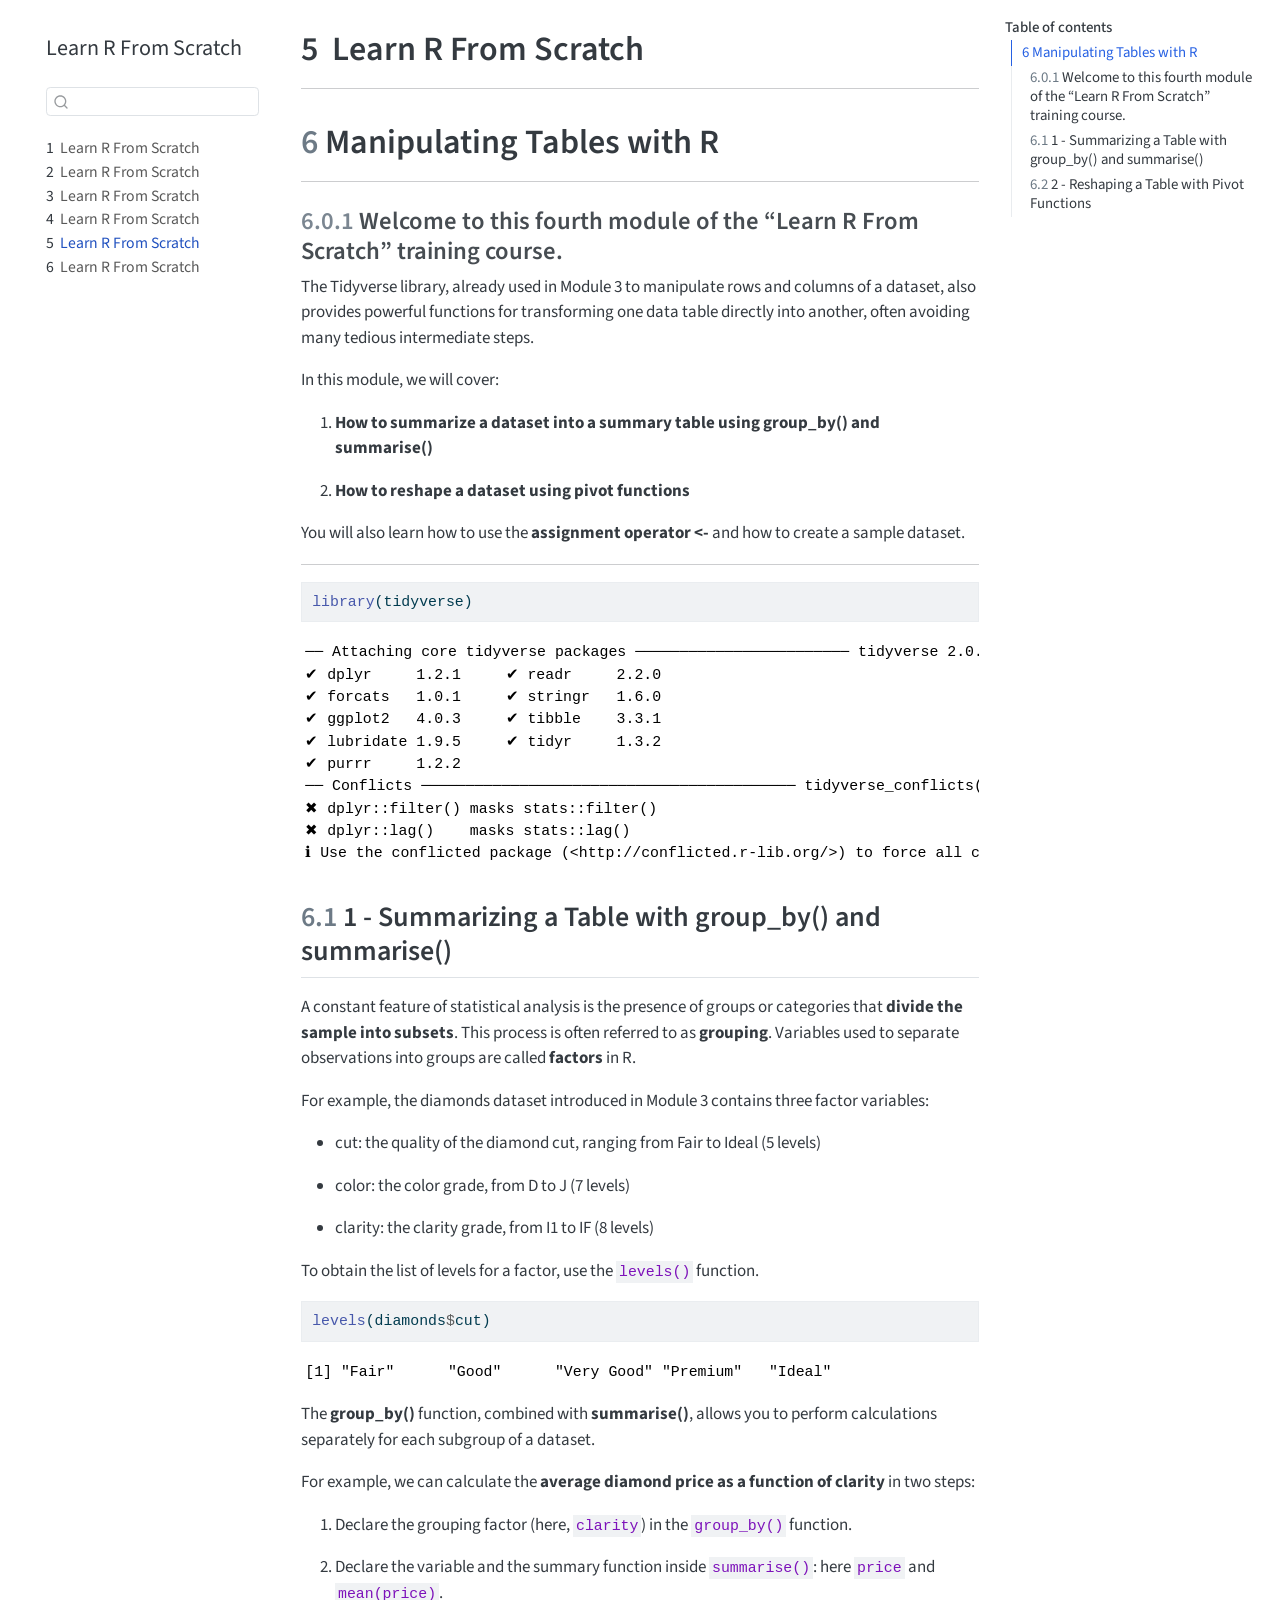
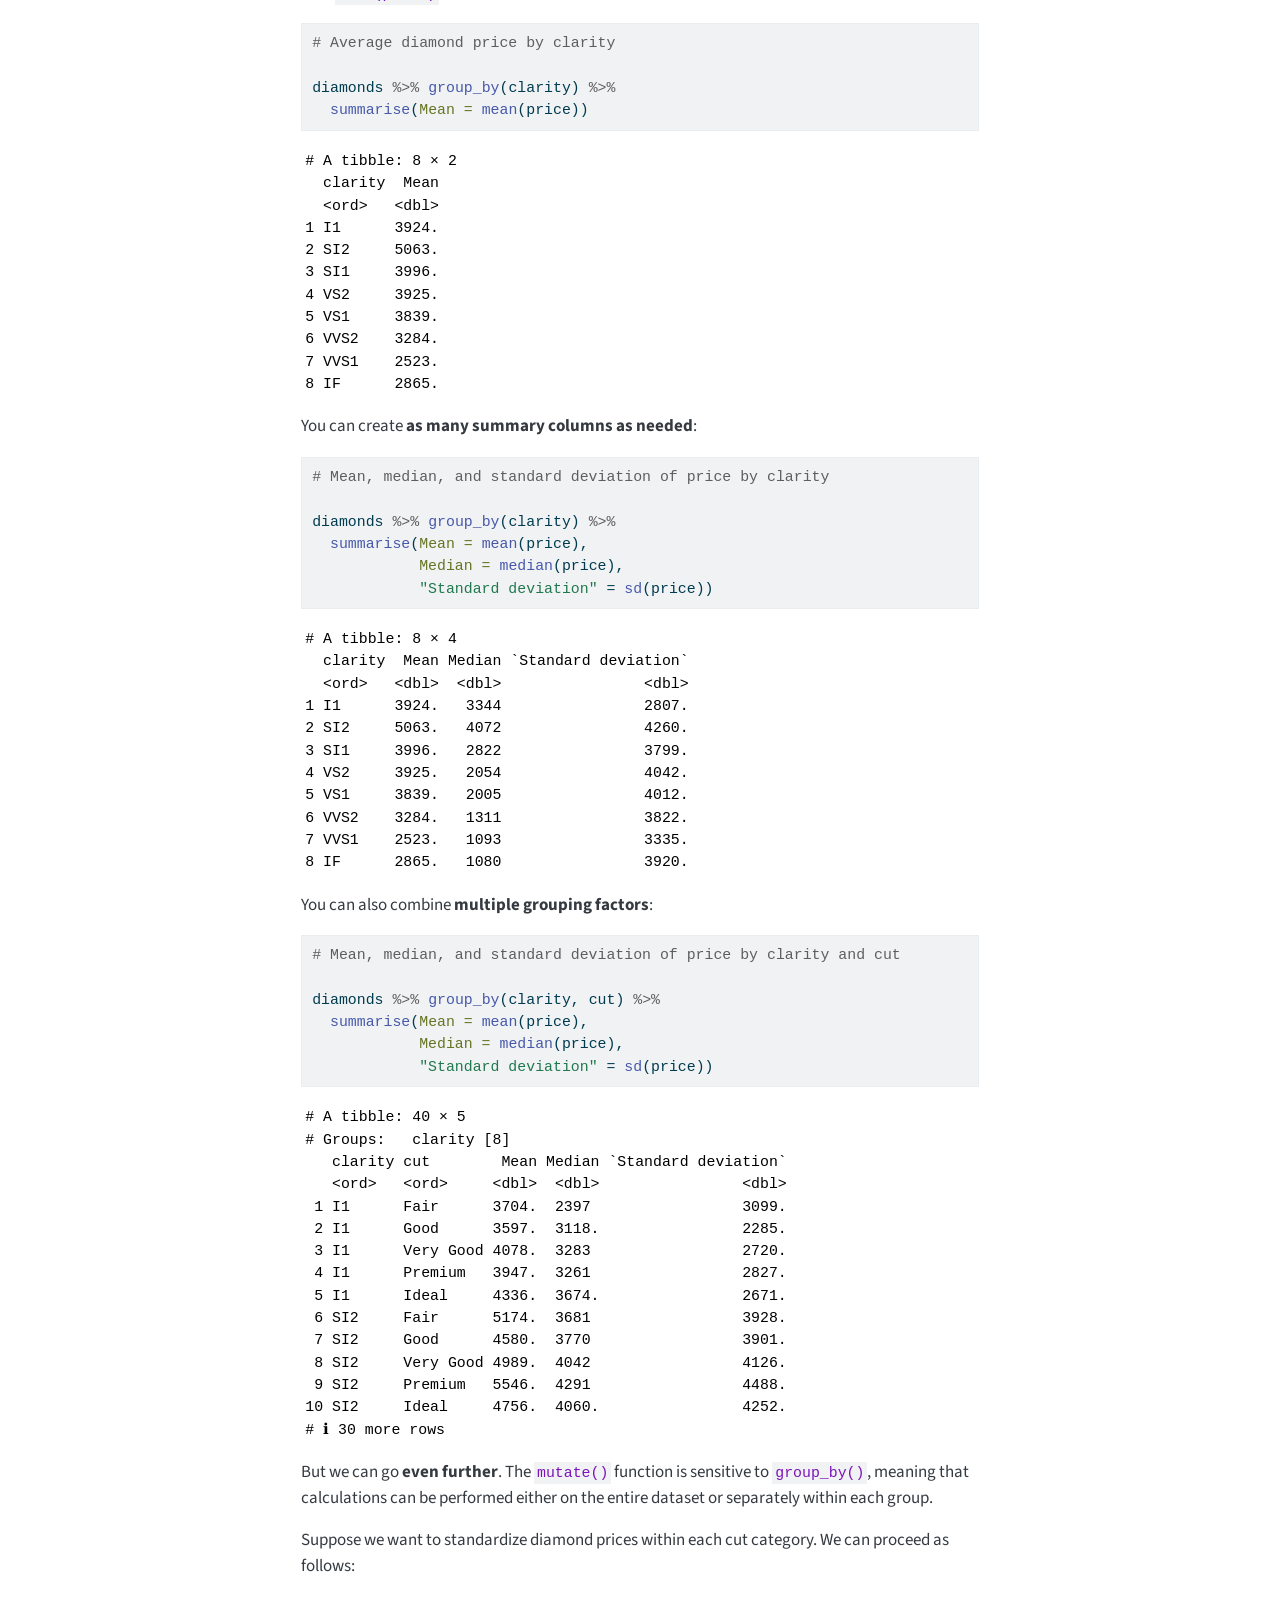
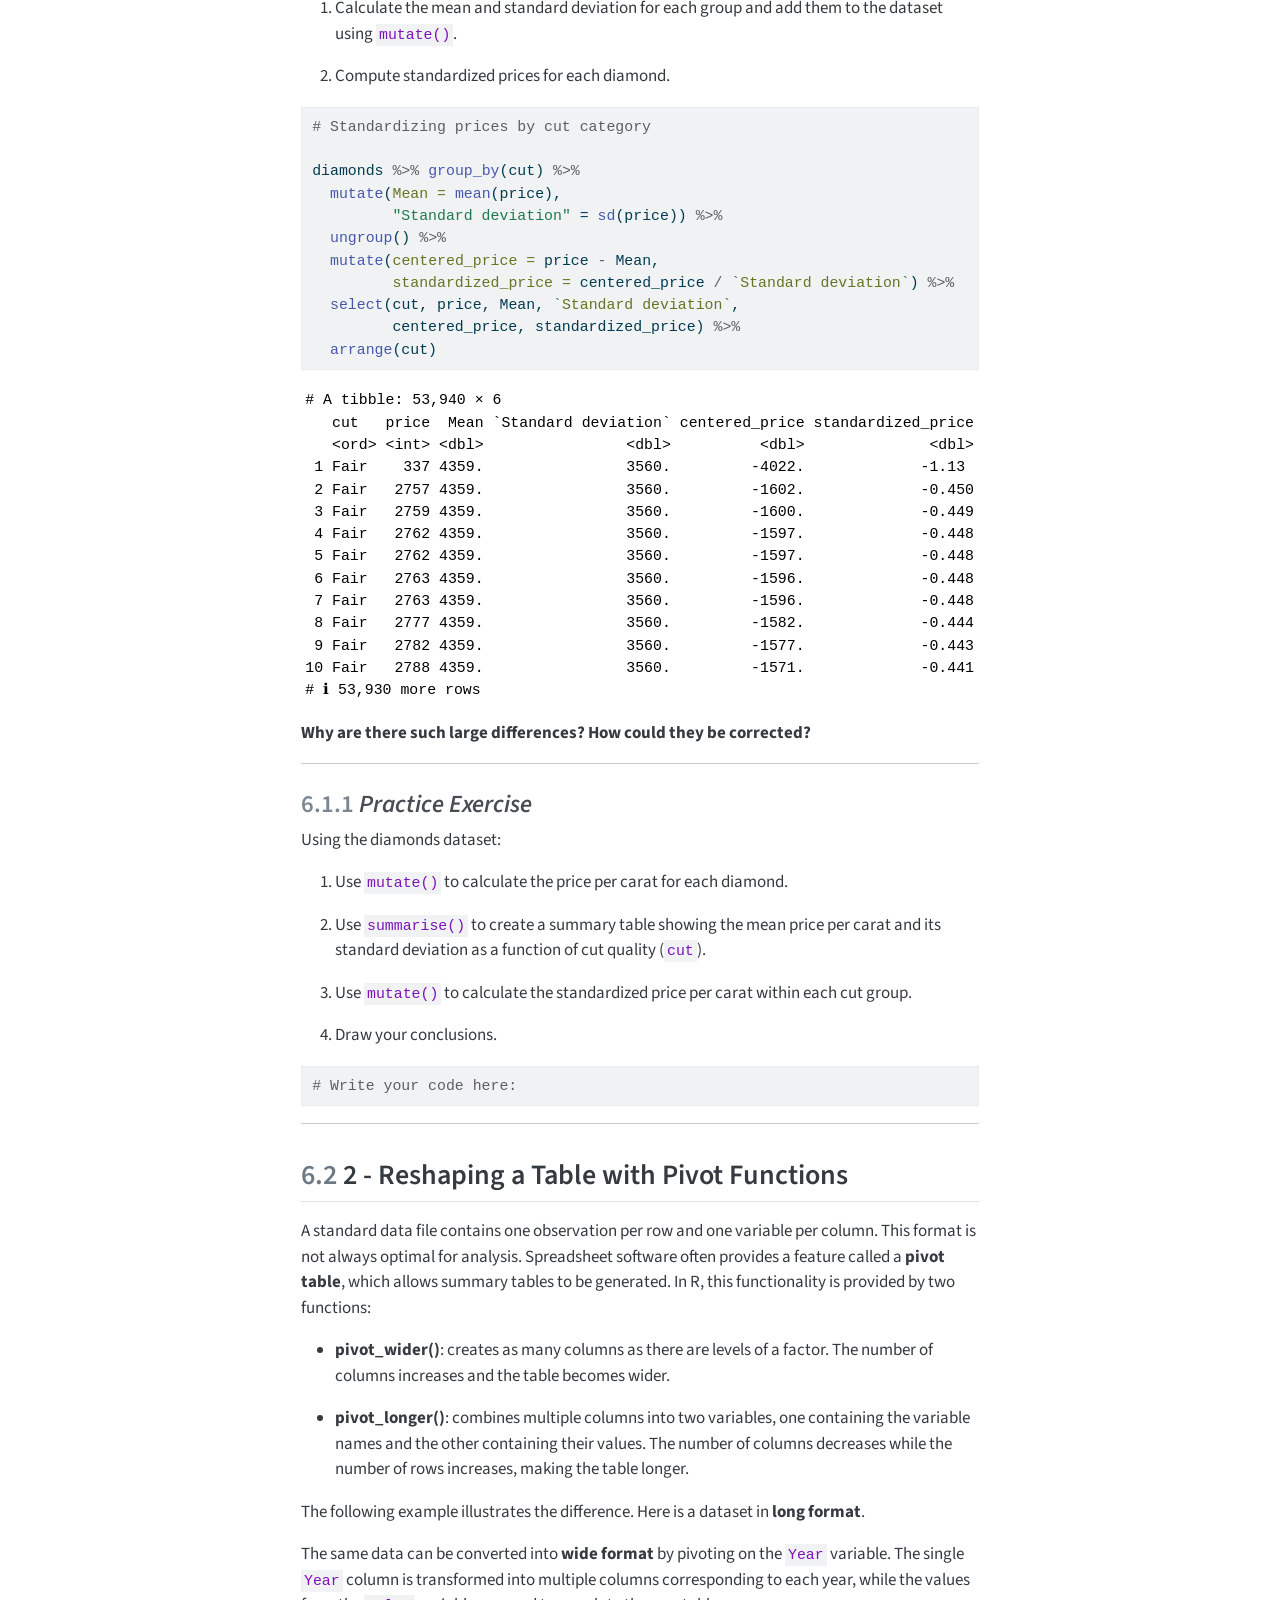
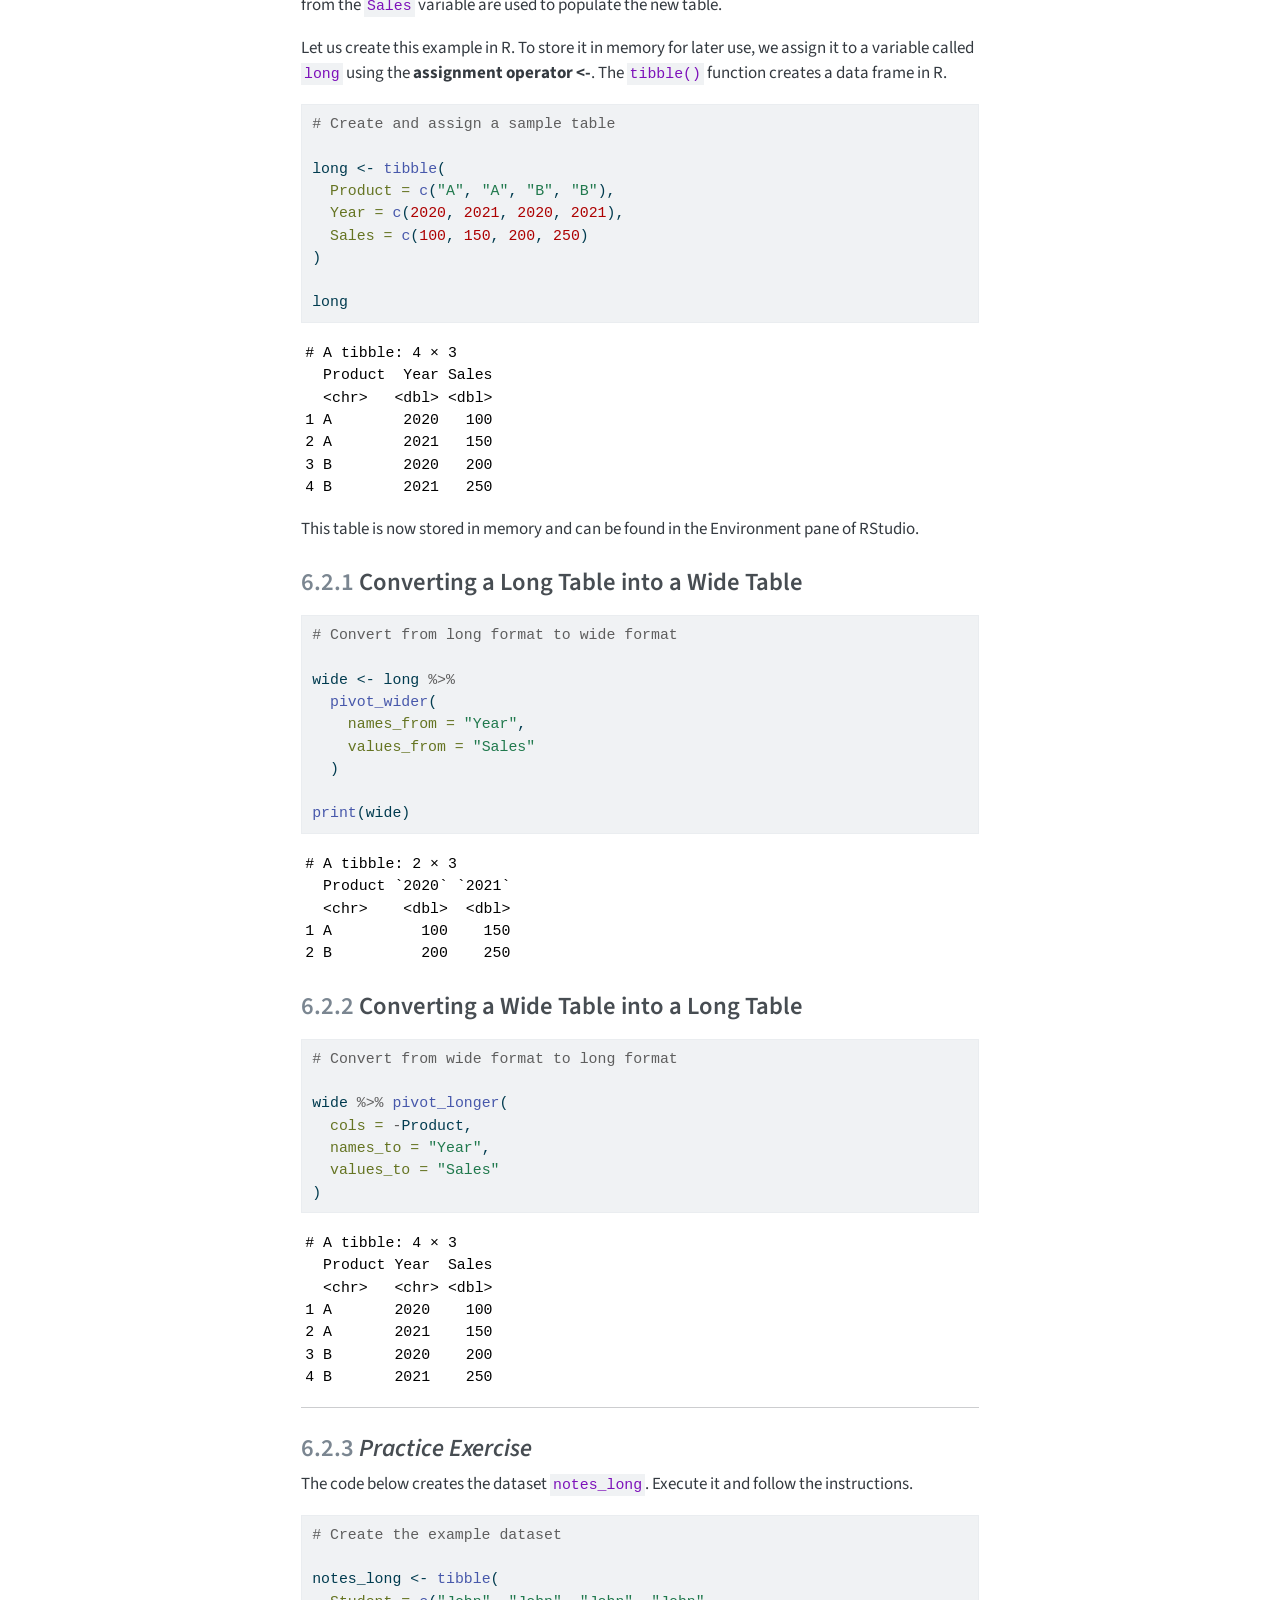
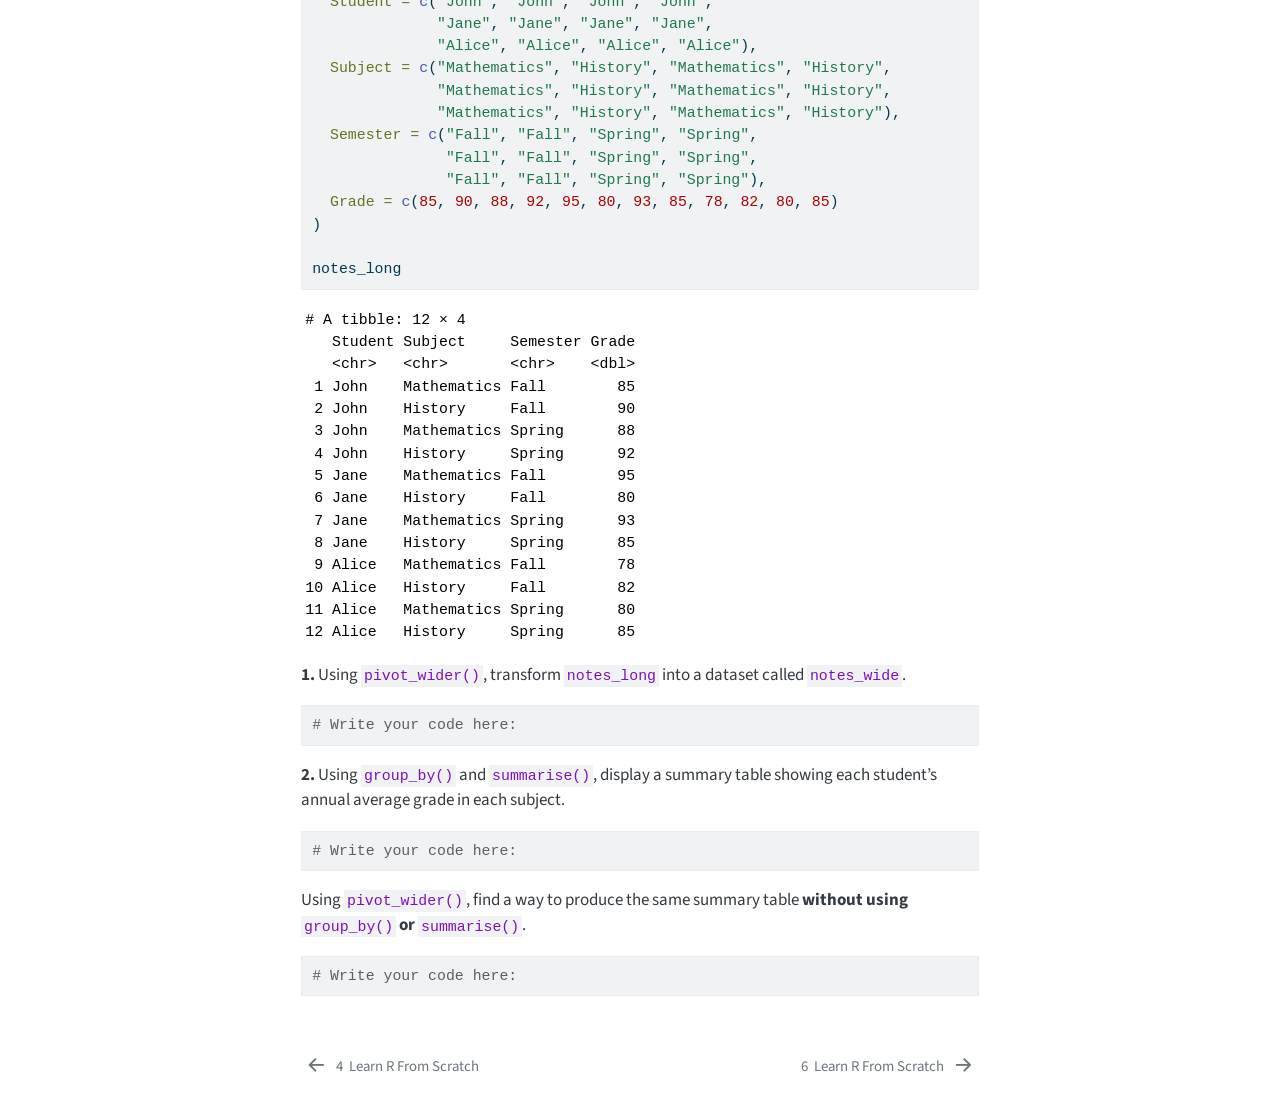
<file: docs/modules/module4-working-with-tables.html>
<!DOCTYPE html>
<html xmlns="http://www.w3.org/1999/xhtml" lang="en" xml:lang="en"><head>

<meta charset="utf-8">
<meta name="generator" content="quarto-1.9.38">

<meta name="viewport" content="width=device-width, initial-scale=1.0, user-scalable=yes">


<title>5&nbsp; Learn R From Scratch – Learn R From Scratch</title>
<style>
/* Default styles provided by pandoc.
** See https://pandoc.org/MANUAL.html#variables-for-html for config info.
*/
code{white-space: pre-wrap;}
span.smallcaps{font-variant: small-caps;}
div.columns{display: flex; gap: min(4vw, 1.5em);}
div.column{flex: auto; overflow-x: auto;}
div.hanging-indent{margin-left: 1.5em; text-indent: -1.5em;}
ul.task-list{list-style: none;}
ul.task-list li input[type="checkbox"] {
  width: 0.8em;
  margin: 0 0.8em 0.2em -1em; /* quarto-specific, see https://github.com/quarto-dev/quarto-cli/issues/4556 */ 
  vertical-align: middle;
}
/* CSS for syntax highlighting */
html { -webkit-text-size-adjust: 100%; }
pre > code.sourceCode { white-space: pre; position: relative; }
pre > code.sourceCode > span { display: inline-block; line-height: 1.25; }
pre > code.sourceCode > span:empty { height: 1.2em; }
.sourceCode { overflow: visible; }
code.sourceCode > span { color: inherit; text-decoration: inherit; }
div.sourceCode { margin: 1em 0; }
pre.sourceCode { margin: 0; }
@media screen {
div.sourceCode { overflow: auto; }
}
@media print {
pre > code.sourceCode { white-space: pre-wrap; }
pre > code.sourceCode > span { text-indent: -5em; padding-left: 5em; }
}
pre.numberSource code
  { counter-reset: source-line 0; }
pre.numberSource code > span
  { position: relative; left: -4em; counter-increment: source-line; }
pre.numberSource code > span > a:first-child::before
  { content: counter(source-line);
    position: relative; left: -1em; text-align: right; vertical-align: baseline;
    border: none; display: inline-block;
    -webkit-touch-callout: none; -webkit-user-select: none;
    -khtml-user-select: none; -moz-user-select: none;
    -ms-user-select: none; user-select: none;
    padding: 0 4px; width: 4em;
  }
pre.numberSource { margin-left: 3em;  padding-left: 4px; }
div.sourceCode
  {   }
@media screen {
pre > code.sourceCode > span > a:first-child::before { text-decoration: underline; }
}
</style>


<script src="../site_libs/quarto-nav/quarto-nav.js"></script>
<script src="../site_libs/quarto-nav/headroom.min.js"></script>
<script src="../site_libs/clipboard/clipboard.min.js"></script>
<script src="../site_libs/quarto-search/autocomplete.umd.js"></script>
<script src="../site_libs/quarto-search/fuse.min.js"></script>
<script src="../site_libs/quarto-search/quarto-search.js"></script>
<meta name="quarto:offset" content="../">
<link href="../modules/module5-loading-your-own-data.html" rel="next">
<link href="../modules/module3-data-manipulation.html" rel="prev">
<script src="../site_libs/quarto-html/quarto.js" type="module"></script>
<script src="../site_libs/quarto-html/tabsets/tabsets.js" type="module"></script>
<script src="../site_libs/quarto-html/popper.min.js"></script>
<script src="../site_libs/quarto-html/tippy.umd.min.js"></script>
<script src="../site_libs/quarto-html/anchor.min.js"></script>
<link href="../site_libs/quarto-html/tippy.css" rel="stylesheet">
<link href="../site_libs/quarto-html/quarto-syntax-highlighting-15634bcf2e68342d4ad2dfa704d543f6.css" rel="stylesheet" id="quarto-text-highlighting-styles">
<script src="../site_libs/bootstrap/bootstrap.min.js"></script>
<link href="../site_libs/bootstrap/bootstrap-icons.css" rel="stylesheet">
<link href="../site_libs/bootstrap/bootstrap-cf73d4be6dce5457509afa56aa3801a3.min.css" rel="stylesheet" append-hash="true" id="quarto-bootstrap" data-mode="light">
<script id="quarto-search-options" type="application/json">{
  "location": "sidebar",
  "copy-button": false,
  "collapse-after": 3,
  "panel-placement": "start",
  "type": "textbox",
  "limit": 50,
  "keyboard-shortcut": [
    "f",
    "/",
    "s"
  ],
  "show-item-context": false,
  "language": {
    "search-no-results-text": "No results",
    "search-matching-documents-text": "matching documents",
    "search-copy-link-title": "Copy link to search",
    "search-hide-matches-text": "Hide additional matches",
    "search-more-match-text": "more match in this document",
    "search-more-matches-text": "more matches in this document",
    "search-clear-button-title": "Clear",
    "search-text-placeholder": "",
    "search-detached-cancel-button-title": "Cancel",
    "search-submit-button-title": "Submit",
    "search-label": "Search"
  }
}</script>


</head>

<body class="nav-sidebar floating quarto-light">

<div id="quarto-search-results"></div>
  <header id="quarto-header" class="headroom fixed-top">
  <nav class="quarto-secondary-nav">
    <div class="container-fluid d-flex">
      <button type="button" class="quarto-btn-toggle btn" data-bs-toggle="collapse" role="button" data-bs-target=".quarto-sidebar-collapse-item" aria-controls="quarto-sidebar" aria-expanded="false" aria-label="Toggle sidebar navigation" onclick="if (window.quartoToggleHeadroom) { window.quartoToggleHeadroom(); }">
        <i class="bi bi-layout-text-sidebar-reverse"></i>
      </button>
        <nav class="quarto-page-breadcrumbs" aria-label="breadcrumb"><ol class="breadcrumb"><li class="breadcrumb-item"><a href="../modules/module4-working-with-tables.html"><span class="chapter-number">5</span>&nbsp; <span class="chapter-title">Learn R From Scratch</span></a></li></ol></nav>
        <a class="flex-grow-1" role="navigation" data-bs-toggle="collapse" data-bs-target=".quarto-sidebar-collapse-item" aria-controls="quarto-sidebar" aria-expanded="false" aria-label="Toggle sidebar navigation" onclick="if (window.quartoToggleHeadroom) { window.quartoToggleHeadroom(); }">      
        </a>
      <button type="button" class="btn quarto-search-button" aria-label="Search" onclick="window.quartoOpenSearch();">
        <i class="bi bi-search"></i>
      </button>
    </div>
  </nav>
</header>
<!-- content -->
<div id="quarto-content" class="quarto-container page-columns page-rows-contents page-layout-article">
<!-- sidebar -->
  <nav id="quarto-sidebar" class="sidebar collapse collapse-horizontal quarto-sidebar-collapse-item sidebar-navigation floating overflow-auto">
    <div class="pt-lg-2 mt-2 text-left sidebar-header">
    <div class="sidebar-title mb-0 py-0">
      <a href="../">Learn R From Scratch</a> 
    </div>
      </div>
        <div class="mt-2 flex-shrink-0 align-items-center">
        <div class="sidebar-search">
        <div id="quarto-search" class="" title="Search"></div>
        </div>
        </div>
    <div class="sidebar-menu-container"> 
    <ul class="list-unstyled mt-1">
        <li class="sidebar-item">
  <div class="sidebar-item-container"> 
  <a href="../index.html" class="sidebar-item-text sidebar-link">
 <span class="menu-text"><span class="chapter-number">1</span>&nbsp; <span class="chapter-title">Learn R From Scratch</span></span></a>
  </div>
</li>
        <li class="sidebar-item">
  <div class="sidebar-item-container"> 
  <a href="../modules/module1-introduction.html" class="sidebar-item-text sidebar-link">
 <span class="menu-text"><span class="chapter-number">2</span>&nbsp; <span class="chapter-title">Learn R From Scratch</span></span></a>
  </div>
</li>
        <li class="sidebar-item">
  <div class="sidebar-item-container"> 
  <a href="../modules/module2-visualization.html" class="sidebar-item-text sidebar-link">
 <span class="menu-text"><span class="chapter-number">3</span>&nbsp; <span class="chapter-title">Learn R From Scratch</span></span></a>
  </div>
</li>
        <li class="sidebar-item">
  <div class="sidebar-item-container"> 
  <a href="../modules/module3-data-manipulation.html" class="sidebar-item-text sidebar-link">
 <span class="menu-text"><span class="chapter-number">4</span>&nbsp; <span class="chapter-title">Learn R From Scratch</span></span></a>
  </div>
</li>
        <li class="sidebar-item">
  <div class="sidebar-item-container"> 
  <a href="../modules/module4-working-with-tables.html" class="sidebar-item-text sidebar-link active">
 <span class="menu-text"><span class="chapter-number">5</span>&nbsp; <span class="chapter-title">Learn R From Scratch</span></span></a>
  </div>
</li>
        <li class="sidebar-item">
  <div class="sidebar-item-container"> 
  <a href="../modules/module5-loading-your-own-data.html" class="sidebar-item-text sidebar-link">
 <span class="menu-text"><span class="chapter-number">6</span>&nbsp; <span class="chapter-title">Learn R From Scratch</span></span></a>
  </div>
</li>
    </ul>
    </div>
</nav>
<div id="quarto-sidebar-glass" class="quarto-sidebar-collapse-item" data-bs-toggle="collapse" data-bs-target=".quarto-sidebar-collapse-item"></div>
<!-- margin-sidebar -->
    <div id="quarto-margin-sidebar" class="sidebar margin-sidebar">
        <nav id="TOC" role="doc-toc" class="toc-active">
    <h2 id="toc-title">Table of contents</h2>
   
  <ul>
  <li><a href="#manipulating-tables-with-r" id="toc-manipulating-tables-with-r" class="nav-link active" data-scroll-target="#manipulating-tables-with-r"><span class="header-section-number">6</span> Manipulating Tables with R</a>
  <ul class="collapse">
  <li><a href="#welcome-to-this-fourth-module-of-the-learn-r-from-scratch-training-course." id="toc-welcome-to-this-fourth-module-of-the-learn-r-from-scratch-training-course." class="nav-link" data-scroll-target="#welcome-to-this-fourth-module-of-the-learn-r-from-scratch-training-course."><span class="header-section-number">6.0.1</span> Welcome to this fourth module of the “Learn R From Scratch” training course.</a></li>
  <li><a href="#summarizing-a-table-with-group_by-and-summarise" id="toc-summarizing-a-table-with-group_by-and-summarise" class="nav-link" data-scroll-target="#summarizing-a-table-with-group_by-and-summarise"><span class="header-section-number">6.1</span> 1 - Summarizing a Table with group_by() and summarise()</a>
  <ul class="collapse">
  <li><a href="#practice-exercise" id="toc-practice-exercise" class="nav-link" data-scroll-target="#practice-exercise"><span class="header-section-number">6.1.1</span> <em>Practice Exercise</em></a></li>
  </ul></li>
  <li><a href="#reshaping-a-table-with-pivot-functions" id="toc-reshaping-a-table-with-pivot-functions" class="nav-link" data-scroll-target="#reshaping-a-table-with-pivot-functions"><span class="header-section-number">6.2</span> 2 - Reshaping a Table with Pivot Functions</a>
  <ul class="collapse">
  <li><a href="#converting-a-long-table-into-a-wide-table" id="toc-converting-a-long-table-into-a-wide-table" class="nav-link" data-scroll-target="#converting-a-long-table-into-a-wide-table"><span class="header-section-number">6.2.1</span> Converting a Long Table into a Wide Table</a></li>
  <li><a href="#converting-a-wide-table-into-a-long-table" id="toc-converting-a-wide-table-into-a-long-table" class="nav-link" data-scroll-target="#converting-a-wide-table-into-a-long-table"><span class="header-section-number">6.2.2</span> Converting a Wide Table into a Long Table</a></li>
  <li><a href="#practice-exercise-1" id="toc-practice-exercise-1" class="nav-link" data-scroll-target="#practice-exercise-1"><span class="header-section-number">6.2.3</span> <em>Practice Exercise</em></a></li>
  </ul></li>
  </ul></li>
  </ul>
</nav>
    </div>
<!-- main -->
<main class="content" id="quarto-document-content">

<header id="title-block-header" class="quarto-title-block default">
<div class="quarto-title">
<h1 class="title"><span class="chapter-number">5</span>&nbsp; <span class="chapter-title">Learn R From Scratch</span></h1>
</div>



<div class="quarto-title-meta">

    
  
    
  </div>
  


</header>


<hr>
<section id="manipulating-tables-with-r" class="level1" data-number="6">
<h1 data-number="6"><span class="header-section-number">6</span> Manipulating Tables with R</h1>
<hr>
<section id="welcome-to-this-fourth-module-of-the-learn-r-from-scratch-training-course." class="level3" data-number="6.0.1">
<h3 data-number="6.0.1" class="anchored" data-anchor-id="welcome-to-this-fourth-module-of-the-learn-r-from-scratch-training-course."><span class="header-section-number">6.0.1</span> Welcome to this fourth module of the “Learn R From Scratch” training course.</h3>
<p>The Tidyverse library, already used in Module 3 to manipulate rows and columns of a dataset, also provides powerful functions for transforming one data table directly into another, often avoiding many tedious intermediate steps.</p>
<p>In this module, we will cover:</p>
<ol type="1">
<li><p><strong>How to summarize a dataset into a summary table using group_by() and summarise()</strong></p></li>
<li><p><strong>How to reshape a dataset using pivot functions</strong></p></li>
</ol>
<p>You will also learn how to use the <strong>assignment operator &lt;-</strong> and how to create a sample dataset.</p>
<hr>
<div class="cell">
<div class="code-copy-outer-scaffold"><div class="sourceCode cell-code" id="cb1"><pre class="sourceCode r code-with-copy"><code class="sourceCode r"><span id="cb1-1"><a href="#cb1-1" aria-hidden="true" tabindex="-1"></a><span class="fu">library</span>(tidyverse)</span></code></pre></div><button title="Copy to Clipboard" class="code-copy-button"><i class="bi"></i></button></div>
<div class="cell-output cell-output-stderr">
<pre><code>── Attaching core tidyverse packages ──────────────────────── tidyverse 2.0.0 ──
✔ dplyr     1.2.1     ✔ readr     2.2.0
✔ forcats   1.0.1     ✔ stringr   1.6.0
✔ ggplot2   4.0.3     ✔ tibble    3.3.1
✔ lubridate 1.9.5     ✔ tidyr     1.3.2
✔ purrr     1.2.2     
── Conflicts ────────────────────────────────────────── tidyverse_conflicts() ──
✖ dplyr::filter() masks stats::filter()
✖ dplyr::lag()    masks stats::lag()
ℹ Use the conflicted package (&lt;http://conflicted.r-lib.org/&gt;) to force all conflicts to become errors</code></pre>
</div>
</div>
</section>
<section id="summarizing-a-table-with-group_by-and-summarise" class="level2" data-number="6.1">
<h2 data-number="6.1" class="anchored" data-anchor-id="summarizing-a-table-with-group_by-and-summarise"><span class="header-section-number">6.1</span> 1 - Summarizing a Table with group_by() and summarise()</h2>
<p>A constant feature of statistical analysis is the presence of groups or categories that <strong>divide the sample into subsets</strong>. This process is often referred to as <strong>grouping</strong>. Variables used to separate observations into groups are called <strong>factors</strong> in R.</p>
<p>For example, the diamonds dataset introduced in Module 3 contains three factor variables:</p>
<ul>
<li><p>cut: the quality of the diamond cut, ranging from Fair to Ideal (5 levels)</p></li>
<li><p>color: the color grade, from D to J (7 levels)</p></li>
<li><p>clarity: the clarity grade, from I1 to IF (8 levels)</p></li>
</ul>
<p>To obtain the list of levels for a factor, use the <code>levels()</code> function.</p>
<div class="cell">
<div class="code-copy-outer-scaffold"><div class="sourceCode cell-code" id="cb3"><pre class="sourceCode r code-with-copy"><code class="sourceCode r"><span id="cb3-1"><a href="#cb3-1" aria-hidden="true" tabindex="-1"></a><span class="fu">levels</span>(diamonds<span class="sc">$</span>cut)</span></code></pre></div><button title="Copy to Clipboard" class="code-copy-button"><i class="bi"></i></button></div>
<div class="cell-output cell-output-stdout">
<pre><code>[1] "Fair"      "Good"      "Very Good" "Premium"   "Ideal"    </code></pre>
</div>
</div>
<p>The <strong>group_by()</strong> function, combined with <strong>summarise()</strong>, allows you to perform calculations separately for each subgroup of a dataset.</p>
<p>For example, we can calculate the <strong>average diamond price as a function of clarity</strong> in two steps:</p>
<ol type="1">
<li><p>Declare the grouping factor (here, <code>clarity</code>) in the <code>group_by()</code> function.</p></li>
<li><p>Declare the variable and the summary function inside <code>summarise()</code>: here <code>price</code> and <code>mean(price)</code>.</p></li>
</ol>
<div class="cell">
<div class="code-copy-outer-scaffold"><div class="sourceCode cell-code" id="cb5"><pre class="sourceCode r code-with-copy"><code class="sourceCode r"><span id="cb5-1"><a href="#cb5-1" aria-hidden="true" tabindex="-1"></a><span class="co"># Average diamond price by clarity</span></span>
<span id="cb5-2"><a href="#cb5-2" aria-hidden="true" tabindex="-1"></a></span>
<span id="cb5-3"><a href="#cb5-3" aria-hidden="true" tabindex="-1"></a>diamonds <span class="sc">%&gt;%</span> <span class="fu">group_by</span>(clarity) <span class="sc">%&gt;%</span></span>
<span id="cb5-4"><a href="#cb5-4" aria-hidden="true" tabindex="-1"></a>  <span class="fu">summarise</span>(<span class="at">Mean =</span> <span class="fu">mean</span>(price))</span></code></pre></div><button title="Copy to Clipboard" class="code-copy-button"><i class="bi"></i></button></div>
<div class="cell-output cell-output-stdout">
<pre><code># A tibble: 8 × 2
  clarity  Mean
  &lt;ord&gt;   &lt;dbl&gt;
1 I1      3924.
2 SI2     5063.
3 SI1     3996.
4 VS2     3925.
5 VS1     3839.
6 VVS2    3284.
7 VVS1    2523.
8 IF      2865.</code></pre>
</div>
</div>
<p>You can create <strong>as many summary columns as needed</strong>:</p>
<div class="cell">
<div class="code-copy-outer-scaffold"><div class="sourceCode cell-code" id="cb7"><pre class="sourceCode r code-with-copy"><code class="sourceCode r"><span id="cb7-1"><a href="#cb7-1" aria-hidden="true" tabindex="-1"></a><span class="co"># Mean, median, and standard deviation of price by clarity</span></span>
<span id="cb7-2"><a href="#cb7-2" aria-hidden="true" tabindex="-1"></a></span>
<span id="cb7-3"><a href="#cb7-3" aria-hidden="true" tabindex="-1"></a>diamonds <span class="sc">%&gt;%</span> <span class="fu">group_by</span>(clarity) <span class="sc">%&gt;%</span></span>
<span id="cb7-4"><a href="#cb7-4" aria-hidden="true" tabindex="-1"></a>  <span class="fu">summarise</span>(<span class="at">Mean =</span> <span class="fu">mean</span>(price),</span>
<span id="cb7-5"><a href="#cb7-5" aria-hidden="true" tabindex="-1"></a>            <span class="at">Median =</span> <span class="fu">median</span>(price),</span>
<span id="cb7-6"><a href="#cb7-6" aria-hidden="true" tabindex="-1"></a>            <span class="st">"Standard deviation"</span> <span class="ot">=</span> <span class="fu">sd</span>(price))</span></code></pre></div><button title="Copy to Clipboard" class="code-copy-button"><i class="bi"></i></button></div>
<div class="cell-output cell-output-stdout">
<pre><code># A tibble: 8 × 4
  clarity  Mean Median `Standard deviation`
  &lt;ord&gt;   &lt;dbl&gt;  &lt;dbl&gt;                &lt;dbl&gt;
1 I1      3924.   3344                2807.
2 SI2     5063.   4072                4260.
3 SI1     3996.   2822                3799.
4 VS2     3925.   2054                4042.
5 VS1     3839.   2005                4012.
6 VVS2    3284.   1311                3822.
7 VVS1    2523.   1093                3335.
8 IF      2865.   1080                3920.</code></pre>
</div>
</div>
<p>You can also combine <strong>multiple grouping factors</strong>:</p>
<div class="cell">
<div class="code-copy-outer-scaffold"><div class="sourceCode cell-code" id="cb9"><pre class="sourceCode r code-with-copy"><code class="sourceCode r"><span id="cb9-1"><a href="#cb9-1" aria-hidden="true" tabindex="-1"></a><span class="co"># Mean, median, and standard deviation of price by clarity and cut</span></span>
<span id="cb9-2"><a href="#cb9-2" aria-hidden="true" tabindex="-1"></a></span>
<span id="cb9-3"><a href="#cb9-3" aria-hidden="true" tabindex="-1"></a>diamonds <span class="sc">%&gt;%</span> <span class="fu">group_by</span>(clarity, cut) <span class="sc">%&gt;%</span></span>
<span id="cb9-4"><a href="#cb9-4" aria-hidden="true" tabindex="-1"></a>  <span class="fu">summarise</span>(<span class="at">Mean =</span> <span class="fu">mean</span>(price),</span>
<span id="cb9-5"><a href="#cb9-5" aria-hidden="true" tabindex="-1"></a>            <span class="at">Median =</span> <span class="fu">median</span>(price),</span>
<span id="cb9-6"><a href="#cb9-6" aria-hidden="true" tabindex="-1"></a>            <span class="st">"Standard deviation"</span> <span class="ot">=</span> <span class="fu">sd</span>(price))</span></code></pre></div><button title="Copy to Clipboard" class="code-copy-button"><i class="bi"></i></button></div>
<div class="cell-output cell-output-stdout">
<pre><code># A tibble: 40 × 5
# Groups:   clarity [8]
   clarity cut        Mean Median `Standard deviation`
   &lt;ord&gt;   &lt;ord&gt;     &lt;dbl&gt;  &lt;dbl&gt;                &lt;dbl&gt;
 1 I1      Fair      3704.  2397                 3099.
 2 I1      Good      3597.  3118.                2285.
 3 I1      Very Good 4078.  3283                 2720.
 4 I1      Premium   3947.  3261                 2827.
 5 I1      Ideal     4336.  3674.                2671.
 6 SI2     Fair      5174.  3681                 3928.
 7 SI2     Good      4580.  3770                 3901.
 8 SI2     Very Good 4989.  4042                 4126.
 9 SI2     Premium   5546.  4291                 4488.
10 SI2     Ideal     4756.  4060.                4252.
# ℹ 30 more rows</code></pre>
</div>
</div>
<p>But we can go <strong>even further</strong>. The <code>mutate()</code> function is sensitive to <code>group_by()</code>, meaning that calculations can be performed either on the entire dataset or separately within each group.</p>
<p>Suppose we want to standardize diamond prices within each cut category. We can proceed as follows:</p>
<ol type="1">
<li><p>Calculate the mean and standard deviation for each group and add them to the dataset using <code>mutate()</code>.</p></li>
<li><p>Compute standardized prices for each diamond.</p></li>
</ol>
<div class="cell">
<div class="code-copy-outer-scaffold"><div class="sourceCode cell-code" id="cb11"><pre class="sourceCode r code-with-copy"><code class="sourceCode r"><span id="cb11-1"><a href="#cb11-1" aria-hidden="true" tabindex="-1"></a><span class="co"># Standardizing prices by cut category</span></span>
<span id="cb11-2"><a href="#cb11-2" aria-hidden="true" tabindex="-1"></a></span>
<span id="cb11-3"><a href="#cb11-3" aria-hidden="true" tabindex="-1"></a>diamonds <span class="sc">%&gt;%</span> <span class="fu">group_by</span>(cut) <span class="sc">%&gt;%</span></span>
<span id="cb11-4"><a href="#cb11-4" aria-hidden="true" tabindex="-1"></a>  <span class="fu">mutate</span>(<span class="at">Mean =</span> <span class="fu">mean</span>(price),</span>
<span id="cb11-5"><a href="#cb11-5" aria-hidden="true" tabindex="-1"></a>         <span class="st">"Standard deviation"</span> <span class="ot">=</span> <span class="fu">sd</span>(price)) <span class="sc">%&gt;%</span></span>
<span id="cb11-6"><a href="#cb11-6" aria-hidden="true" tabindex="-1"></a>  <span class="fu">ungroup</span>() <span class="sc">%&gt;%</span></span>
<span id="cb11-7"><a href="#cb11-7" aria-hidden="true" tabindex="-1"></a>  <span class="fu">mutate</span>(<span class="at">centered_price =</span> price <span class="sc">-</span> Mean,</span>
<span id="cb11-8"><a href="#cb11-8" aria-hidden="true" tabindex="-1"></a>         <span class="at">standardized_price =</span> centered_price <span class="sc">/</span> <span class="st">`</span><span class="at">Standard deviation</span><span class="st">`</span>) <span class="sc">%&gt;%</span></span>
<span id="cb11-9"><a href="#cb11-9" aria-hidden="true" tabindex="-1"></a>  <span class="fu">select</span>(cut, price, Mean, <span class="st">`</span><span class="at">Standard deviation</span><span class="st">`</span>,</span>
<span id="cb11-10"><a href="#cb11-10" aria-hidden="true" tabindex="-1"></a>         centered_price, standardized_price) <span class="sc">%&gt;%</span></span>
<span id="cb11-11"><a href="#cb11-11" aria-hidden="true" tabindex="-1"></a>  <span class="fu">arrange</span>(cut)</span></code></pre></div><button title="Copy to Clipboard" class="code-copy-button"><i class="bi"></i></button></div>
<div class="cell-output cell-output-stdout">
<pre><code># A tibble: 53,940 × 6
   cut   price  Mean `Standard deviation` centered_price standardized_price
   &lt;ord&gt; &lt;int&gt; &lt;dbl&gt;                &lt;dbl&gt;          &lt;dbl&gt;              &lt;dbl&gt;
 1 Fair    337 4359.                3560.         -4022.             -1.13 
 2 Fair   2757 4359.                3560.         -1602.             -0.450
 3 Fair   2759 4359.                3560.         -1600.             -0.449
 4 Fair   2762 4359.                3560.         -1597.             -0.448
 5 Fair   2762 4359.                3560.         -1597.             -0.448
 6 Fair   2763 4359.                3560.         -1596.             -0.448
 7 Fair   2763 4359.                3560.         -1596.             -0.448
 8 Fair   2777 4359.                3560.         -1582.             -0.444
 9 Fair   2782 4359.                3560.         -1577.             -0.443
10 Fair   2788 4359.                3560.         -1571.             -0.441
# ℹ 53,930 more rows</code></pre>
</div>
</div>
<p><strong>Why are there such large differences? How could they be corrected?</strong></p>
<hr>
<section id="practice-exercise" class="level3" data-number="6.1.1">
<h3 data-number="6.1.1" class="anchored" data-anchor-id="practice-exercise"><span class="header-section-number">6.1.1</span> <em>Practice Exercise</em></h3>
<p>Using the diamonds dataset:</p>
<ol type="1">
<li><p>Use <code>mutate()</code> to calculate the price per carat for each diamond.</p></li>
<li><p>Use <code>summarise()</code> to create a summary table showing the mean price per carat and its standard deviation as a function of cut quality (<code>cut</code>).</p></li>
<li><p>Use <code>mutate()</code> to calculate the standardized price per carat within each cut group.</p></li>
<li><p>Draw your conclusions.</p></li>
</ol>
<div class="cell">
<div class="code-copy-outer-scaffold"><div class="sourceCode cell-code" id="cb13"><pre class="sourceCode r code-with-copy"><code class="sourceCode r"><span id="cb13-1"><a href="#cb13-1" aria-hidden="true" tabindex="-1"></a><span class="co"># Write your code here:</span></span></code></pre></div><button title="Copy to Clipboard" class="code-copy-button"><i class="bi"></i></button></div>
</div>
<hr>
</section>
</section>
<section id="reshaping-a-table-with-pivot-functions" class="level2" data-number="6.2">
<h2 data-number="6.2" class="anchored" data-anchor-id="reshaping-a-table-with-pivot-functions"><span class="header-section-number">6.2</span> 2 - Reshaping a Table with Pivot Functions</h2>
<p>A standard data file contains one observation per row and one variable per column. This format is not always optimal for analysis. Spreadsheet software often provides a feature called a <strong>pivot table</strong>, which allows summary tables to be generated. In R, this functionality is provided by two functions:</p>
<ul>
<li><p><strong>pivot_wider()</strong>: creates as many columns as there are levels of a factor. The number of columns increases and the table becomes wider.</p></li>
<li><p><strong>pivot_longer()</strong>: combines multiple columns into two variables, one containing the variable names and the other containing their values. The number of columns decreases while the number of rows increases, making the table longer.</p></li>
</ul>
<p>The following example illustrates the difference. Here is a dataset in <strong>long format</strong>.</p>
<p>The same data can be converted into <strong>wide format</strong> by pivoting on the <code>Year</code> variable. The single <code>Year</code> column is transformed into multiple columns corresponding to each year, while the values from the <code>Sales</code> variable are used to populate the new table.</p>
<p>Let us create this example in R. To store it in memory for later use, we assign it to a variable called <code>long</code> using the <strong>assignment operator &lt;-</strong>. The <code>tibble()</code> function creates a data frame in R.</p>
<div class="cell">
<div class="code-copy-outer-scaffold"><div class="sourceCode cell-code" id="cb14"><pre class="sourceCode r code-with-copy"><code class="sourceCode r"><span id="cb14-1"><a href="#cb14-1" aria-hidden="true" tabindex="-1"></a><span class="co"># Create and assign a sample table</span></span>
<span id="cb14-2"><a href="#cb14-2" aria-hidden="true" tabindex="-1"></a></span>
<span id="cb14-3"><a href="#cb14-3" aria-hidden="true" tabindex="-1"></a>long <span class="ot">&lt;-</span> <span class="fu">tibble</span>(</span>
<span id="cb14-4"><a href="#cb14-4" aria-hidden="true" tabindex="-1"></a>  <span class="at">Product =</span> <span class="fu">c</span>(<span class="st">"A"</span>, <span class="st">"A"</span>, <span class="st">"B"</span>, <span class="st">"B"</span>),</span>
<span id="cb14-5"><a href="#cb14-5" aria-hidden="true" tabindex="-1"></a>  <span class="at">Year =</span> <span class="fu">c</span>(<span class="dv">2020</span>, <span class="dv">2021</span>, <span class="dv">2020</span>, <span class="dv">2021</span>),</span>
<span id="cb14-6"><a href="#cb14-6" aria-hidden="true" tabindex="-1"></a>  <span class="at">Sales =</span> <span class="fu">c</span>(<span class="dv">100</span>, <span class="dv">150</span>, <span class="dv">200</span>, <span class="dv">250</span>)</span>
<span id="cb14-7"><a href="#cb14-7" aria-hidden="true" tabindex="-1"></a>)</span>
<span id="cb14-8"><a href="#cb14-8" aria-hidden="true" tabindex="-1"></a></span>
<span id="cb14-9"><a href="#cb14-9" aria-hidden="true" tabindex="-1"></a>long</span></code></pre></div><button title="Copy to Clipboard" class="code-copy-button"><i class="bi"></i></button></div>
<div class="cell-output cell-output-stdout">
<pre><code># A tibble: 4 × 3
  Product  Year Sales
  &lt;chr&gt;   &lt;dbl&gt; &lt;dbl&gt;
1 A        2020   100
2 A        2021   150
3 B        2020   200
4 B        2021   250</code></pre>
</div>
</div>
<p>This table is now stored in memory and can be found in the Environment pane of RStudio.</p>
<section id="converting-a-long-table-into-a-wide-table" class="level3" data-number="6.2.1">
<h3 data-number="6.2.1" class="anchored" data-anchor-id="converting-a-long-table-into-a-wide-table"><span class="header-section-number">6.2.1</span> Converting a Long Table into a Wide Table</h3>
<div class="cell">
<div class="code-copy-outer-scaffold"><div class="sourceCode cell-code" id="cb16"><pre class="sourceCode r code-with-copy"><code class="sourceCode r"><span id="cb16-1"><a href="#cb16-1" aria-hidden="true" tabindex="-1"></a><span class="co"># Convert from long format to wide format</span></span>
<span id="cb16-2"><a href="#cb16-2" aria-hidden="true" tabindex="-1"></a></span>
<span id="cb16-3"><a href="#cb16-3" aria-hidden="true" tabindex="-1"></a>wide <span class="ot">&lt;-</span> long <span class="sc">%&gt;%</span></span>
<span id="cb16-4"><a href="#cb16-4" aria-hidden="true" tabindex="-1"></a>  <span class="fu">pivot_wider</span>(</span>
<span id="cb16-5"><a href="#cb16-5" aria-hidden="true" tabindex="-1"></a>    <span class="at">names_from =</span> <span class="st">"Year"</span>,</span>
<span id="cb16-6"><a href="#cb16-6" aria-hidden="true" tabindex="-1"></a>    <span class="at">values_from =</span> <span class="st">"Sales"</span></span>
<span id="cb16-7"><a href="#cb16-7" aria-hidden="true" tabindex="-1"></a>  )</span>
<span id="cb16-8"><a href="#cb16-8" aria-hidden="true" tabindex="-1"></a></span>
<span id="cb16-9"><a href="#cb16-9" aria-hidden="true" tabindex="-1"></a><span class="fu">print</span>(wide)</span></code></pre></div><button title="Copy to Clipboard" class="code-copy-button"><i class="bi"></i></button></div>
<div class="cell-output cell-output-stdout">
<pre><code># A tibble: 2 × 3
  Product `2020` `2021`
  &lt;chr&gt;    &lt;dbl&gt;  &lt;dbl&gt;
1 A          100    150
2 B          200    250</code></pre>
</div>
</div>
</section>
<section id="converting-a-wide-table-into-a-long-table" class="level3" data-number="6.2.2">
<h3 data-number="6.2.2" class="anchored" data-anchor-id="converting-a-wide-table-into-a-long-table"><span class="header-section-number">6.2.2</span> Converting a Wide Table into a Long Table</h3>
<div class="cell">
<div class="code-copy-outer-scaffold"><div class="sourceCode cell-code" id="cb18"><pre class="sourceCode r code-with-copy"><code class="sourceCode r"><span id="cb18-1"><a href="#cb18-1" aria-hidden="true" tabindex="-1"></a><span class="co"># Convert from wide format to long format</span></span>
<span id="cb18-2"><a href="#cb18-2" aria-hidden="true" tabindex="-1"></a></span>
<span id="cb18-3"><a href="#cb18-3" aria-hidden="true" tabindex="-1"></a>wide <span class="sc">%&gt;%</span> <span class="fu">pivot_longer</span>(</span>
<span id="cb18-4"><a href="#cb18-4" aria-hidden="true" tabindex="-1"></a>  <span class="at">cols =</span> <span class="sc">-</span>Product,</span>
<span id="cb18-5"><a href="#cb18-5" aria-hidden="true" tabindex="-1"></a>  <span class="at">names_to =</span> <span class="st">"Year"</span>,</span>
<span id="cb18-6"><a href="#cb18-6" aria-hidden="true" tabindex="-1"></a>  <span class="at">values_to =</span> <span class="st">"Sales"</span></span>
<span id="cb18-7"><a href="#cb18-7" aria-hidden="true" tabindex="-1"></a>)</span></code></pre></div><button title="Copy to Clipboard" class="code-copy-button"><i class="bi"></i></button></div>
<div class="cell-output cell-output-stdout">
<pre><code># A tibble: 4 × 3
  Product Year  Sales
  &lt;chr&gt;   &lt;chr&gt; &lt;dbl&gt;
1 A       2020    100
2 A       2021    150
3 B       2020    200
4 B       2021    250</code></pre>
</div>
</div>
<hr>
</section>
<section id="practice-exercise-1" class="level3" data-number="6.2.3">
<h3 data-number="6.2.3" class="anchored" data-anchor-id="practice-exercise-1"><span class="header-section-number">6.2.3</span> <em>Practice Exercise</em></h3>
<p>The code below creates the dataset <code>notes_long</code>. Execute it and follow the instructions.</p>
<div class="cell">
<div class="code-copy-outer-scaffold"><div class="sourceCode cell-code" id="cb20"><pre class="sourceCode r code-with-copy"><code class="sourceCode r"><span id="cb20-1"><a href="#cb20-1" aria-hidden="true" tabindex="-1"></a><span class="co"># Create the example dataset</span></span>
<span id="cb20-2"><a href="#cb20-2" aria-hidden="true" tabindex="-1"></a></span>
<span id="cb20-3"><a href="#cb20-3" aria-hidden="true" tabindex="-1"></a>notes_long <span class="ot">&lt;-</span> <span class="fu">tibble</span>(</span>
<span id="cb20-4"><a href="#cb20-4" aria-hidden="true" tabindex="-1"></a>  <span class="at">Student =</span> <span class="fu">c</span>(<span class="st">"John"</span>, <span class="st">"John"</span>, <span class="st">"John"</span>, <span class="st">"John"</span>,</span>
<span id="cb20-5"><a href="#cb20-5" aria-hidden="true" tabindex="-1"></a>              <span class="st">"Jane"</span>, <span class="st">"Jane"</span>, <span class="st">"Jane"</span>, <span class="st">"Jane"</span>,</span>
<span id="cb20-6"><a href="#cb20-6" aria-hidden="true" tabindex="-1"></a>              <span class="st">"Alice"</span>, <span class="st">"Alice"</span>, <span class="st">"Alice"</span>, <span class="st">"Alice"</span>),</span>
<span id="cb20-7"><a href="#cb20-7" aria-hidden="true" tabindex="-1"></a>  <span class="at">Subject =</span> <span class="fu">c</span>(<span class="st">"Mathematics"</span>, <span class="st">"History"</span>, <span class="st">"Mathematics"</span>, <span class="st">"History"</span>,</span>
<span id="cb20-8"><a href="#cb20-8" aria-hidden="true" tabindex="-1"></a>              <span class="st">"Mathematics"</span>, <span class="st">"History"</span>, <span class="st">"Mathematics"</span>, <span class="st">"History"</span>,</span>
<span id="cb20-9"><a href="#cb20-9" aria-hidden="true" tabindex="-1"></a>              <span class="st">"Mathematics"</span>, <span class="st">"History"</span>, <span class="st">"Mathematics"</span>, <span class="st">"History"</span>),</span>
<span id="cb20-10"><a href="#cb20-10" aria-hidden="true" tabindex="-1"></a>  <span class="at">Semester =</span> <span class="fu">c</span>(<span class="st">"Fall"</span>, <span class="st">"Fall"</span>, <span class="st">"Spring"</span>, <span class="st">"Spring"</span>,</span>
<span id="cb20-11"><a href="#cb20-11" aria-hidden="true" tabindex="-1"></a>               <span class="st">"Fall"</span>, <span class="st">"Fall"</span>, <span class="st">"Spring"</span>, <span class="st">"Spring"</span>,</span>
<span id="cb20-12"><a href="#cb20-12" aria-hidden="true" tabindex="-1"></a>               <span class="st">"Fall"</span>, <span class="st">"Fall"</span>, <span class="st">"Spring"</span>, <span class="st">"Spring"</span>),</span>
<span id="cb20-13"><a href="#cb20-13" aria-hidden="true" tabindex="-1"></a>  <span class="at">Grade =</span> <span class="fu">c</span>(<span class="dv">85</span>, <span class="dv">90</span>, <span class="dv">88</span>, <span class="dv">92</span>, <span class="dv">95</span>, <span class="dv">80</span>, <span class="dv">93</span>, <span class="dv">85</span>, <span class="dv">78</span>, <span class="dv">82</span>, <span class="dv">80</span>, <span class="dv">85</span>)</span>
<span id="cb20-14"><a href="#cb20-14" aria-hidden="true" tabindex="-1"></a>)</span>
<span id="cb20-15"><a href="#cb20-15" aria-hidden="true" tabindex="-1"></a></span>
<span id="cb20-16"><a href="#cb20-16" aria-hidden="true" tabindex="-1"></a>notes_long</span></code></pre></div><button title="Copy to Clipboard" class="code-copy-button"><i class="bi"></i></button></div>
<div class="cell-output cell-output-stdout">
<pre><code># A tibble: 12 × 4
   Student Subject     Semester Grade
   &lt;chr&gt;   &lt;chr&gt;       &lt;chr&gt;    &lt;dbl&gt;
 1 John    Mathematics Fall        85
 2 John    History     Fall        90
 3 John    Mathematics Spring      88
 4 John    History     Spring      92
 5 Jane    Mathematics Fall        95
 6 Jane    History     Fall        80
 7 Jane    Mathematics Spring      93
 8 Jane    History     Spring      85
 9 Alice   Mathematics Fall        78
10 Alice   History     Fall        82
11 Alice   Mathematics Spring      80
12 Alice   History     Spring      85</code></pre>
</div>
</div>
<p><strong>1.</strong> Using <code>pivot_wider()</code>, transform <code>notes_long</code> into a dataset called <code>notes_wide</code>.</p>
<div class="cell">
<div class="code-copy-outer-scaffold"><div class="sourceCode cell-code" id="cb22"><pre class="sourceCode r code-with-copy"><code class="sourceCode r"><span id="cb22-1"><a href="#cb22-1" aria-hidden="true" tabindex="-1"></a><span class="co"># Write your code here:</span></span></code></pre></div><button title="Copy to Clipboard" class="code-copy-button"><i class="bi"></i></button></div>
</div>
<p><strong>2.</strong> Using <code>group_by()</code> and <code>summarise()</code>, display a summary table showing each student’s annual average grade in each subject.</p>
<div class="cell">
<div class="code-copy-outer-scaffold"><div class="sourceCode cell-code" id="cb23"><pre class="sourceCode r code-with-copy"><code class="sourceCode r"><span id="cb23-1"><a href="#cb23-1" aria-hidden="true" tabindex="-1"></a><span class="co"># Write your code here:</span></span></code></pre></div><button title="Copy to Clipboard" class="code-copy-button"><i class="bi"></i></button></div>
</div>
<p>Using <code>pivot_wider()</code>, find a way to produce the same summary table <strong>without using <code>group_by()</code> or <code>summarise()</code></strong>.</p>
<div class="cell">
<div class="code-copy-outer-scaffold"><div class="sourceCode cell-code" id="cb24"><pre class="sourceCode r code-with-copy"><code class="sourceCode r"><span id="cb24-1"><a href="#cb24-1" aria-hidden="true" tabindex="-1"></a><span class="co"># Write your code here:</span></span></code></pre></div><button title="Copy to Clipboard" class="code-copy-button"><i class="bi"></i></button></div>
</div>


</section>
</section>
</section>

</main> <!-- /main -->
<script id="quarto-html-after-body" type="application/javascript">
  window.document.addEventListener("DOMContentLoaded", function (event) {
    const icon = "";
    const anchorJS = new window.AnchorJS();
    anchorJS.options = {
      placement: 'right',
      icon: icon
    };
    anchorJS.add('.anchored');
    const isCodeAnnotation = (el) => {
      for (const clz of el.classList) {
        if (clz.startsWith('code-annotation-')) {                     
          return true;
        }
      }
      return false;
    }
    const onCopySuccess = function(e) {
      // button target
      const button = e.trigger;
      // don't keep focus
      button.blur();
      // flash "checked"
      button.classList.add('code-copy-button-checked');
      var currentTitle = button.getAttribute("title");
      button.setAttribute("title", "Copied!");
      let tooltip;
      if (window.bootstrap) {
        button.setAttribute("data-bs-toggle", "tooltip");
        button.setAttribute("data-bs-placement", "left");
        button.setAttribute("data-bs-title", "Copied!");
        tooltip = new bootstrap.Tooltip(button, 
          { trigger: "manual", 
            customClass: "code-copy-button-tooltip",
            offset: [0, -8]});
        tooltip.show();    
      }
      setTimeout(function() {
        if (tooltip) {
          tooltip.hide();
          button.removeAttribute("data-bs-title");
          button.removeAttribute("data-bs-toggle");
          button.removeAttribute("data-bs-placement");
        }
        button.setAttribute("title", currentTitle);
        button.classList.remove('code-copy-button-checked');
      }, 1000);
      // clear code selection
      e.clearSelection();
    }
    const getTextToCopy = function(trigger) {
      const outerScaffold = trigger.parentElement.cloneNode(true);
      const codeEl = outerScaffold.querySelector('code');
      for (const childEl of codeEl.children) {
        if (isCodeAnnotation(childEl)) {
          childEl.remove();
        }
      }
      return codeEl.innerText;
    }
    const clipboard = new window.ClipboardJS('.code-copy-button:not([data-in-quarto-modal])', {
      text: getTextToCopy
    });
    clipboard.on('success', onCopySuccess);
    if (window.document.getElementById('quarto-embedded-source-code-modal')) {
      const clipboardModal = new window.ClipboardJS('.code-copy-button[data-in-quarto-modal]', {
        text: getTextToCopy,
        container: window.document.getElementById('quarto-embedded-source-code-modal')
      });
      clipboardModal.on('success', onCopySuccess);
    }
      var localhostRegex = new RegExp(/^(?:http|https):\/\/localhost\:?[0-9]*\//);
      var mailtoRegex = new RegExp(/^mailto:/);
        var filterRegex = new RegExp('/' + window.location.host + '/');
      var isInternal = (href) => {
          return filterRegex.test(href) || localhostRegex.test(href) || mailtoRegex.test(href);
      }
      // Inspect non-navigation links and adorn them if external
     var links = window.document.querySelectorAll('a[href]:not(.nav-link):not(.navbar-brand):not(.toc-action):not(.sidebar-link):not(.sidebar-item-toggle):not(.pagination-link):not(.no-external):not([aria-hidden]):not(.dropdown-item):not(.quarto-navigation-tool):not(.about-link)');
      for (var i=0; i<links.length; i++) {
        const link = links[i];
        if (!isInternal(link.href)) {
          // undo the damage that might have been done by quarto-nav.js in the case of
          // links that we want to consider external
          if (link.dataset.originalHref !== undefined) {
            link.href = link.dataset.originalHref;
          }
        }
      }
    function tippyHover(el, contentFn, onTriggerFn, onUntriggerFn) {
      const config = {
        allowHTML: true,
        maxWidth: 500,
        delay: 100,
        arrow: false,
        appendTo: function(el) {
            return el.parentElement;
        },
        interactive: true,
        interactiveBorder: 10,
        theme: 'quarto',
        placement: 'bottom-start',
      };
      if (contentFn) {
        config.content = contentFn;
      }
      if (onTriggerFn) {
        config.onTrigger = onTriggerFn;
      }
      if (onUntriggerFn) {
        config.onUntrigger = onUntriggerFn;
      }
      window.tippy(el, config); 
    }
    const noterefs = window.document.querySelectorAll('a[role="doc-noteref"]');
    for (var i=0; i<noterefs.length; i++) {
      const ref = noterefs[i];
      tippyHover(ref, function() {
        // use id or data attribute instead here
        let href = ref.getAttribute('data-footnote-href') || ref.getAttribute('href');
        try { href = new URL(href).hash; } catch {}
        const id = href.replace(/^#\/?/, "");
        const note = window.document.getElementById(id);
        if (note) {
          return note.innerHTML;
        } else {
          return "";
        }
      });
    }
    const xrefs = window.document.querySelectorAll('a.quarto-xref');
    const processXRef = (id, note) => {
      // Strip column container classes
      const stripColumnClz = (el) => {
        el.classList.remove("page-full", "page-columns");
        if (el.children) {
          for (const child of el.children) {
            stripColumnClz(child);
          }
        }
      }
      stripColumnClz(note)
      if (id === null || id.startsWith('sec-')) {
        // Special case sections, only their first couple elements
        const container = document.createElement("div");
        if (note.children && note.children.length > 2) {
          container.appendChild(note.children[0].cloneNode(true));
          for (let i = 1; i < note.children.length; i++) {
            const child = note.children[i];
            if (child.tagName === "P" && child.innerText === "") {
              continue;
            } else {
              container.appendChild(child.cloneNode(true));
              break;
            }
          }
          if (window.Quarto?.typesetMath) {
            window.Quarto.typesetMath(container);
          }
          return container.innerHTML
        } else {
          if (window.Quarto?.typesetMath) {
            window.Quarto.typesetMath(note);
          }
          return note.innerHTML;
        }
      } else {
        // Remove any anchor links if they are present
        const anchorLink = note.querySelector('a.anchorjs-link');
        if (anchorLink) {
          anchorLink.remove();
        }
        if (window.Quarto?.typesetMath) {
          window.Quarto.typesetMath(note);
        }
        if (note.classList.contains("callout")) {
          return note.outerHTML;
        } else {
          return note.innerHTML;
        }
      }
    }
    for (var i=0; i<xrefs.length; i++) {
      const xref = xrefs[i];
      tippyHover(xref, undefined, function(instance) {
        instance.disable();
        let url = xref.getAttribute('href');
        let hash = undefined; 
        if (url.startsWith('#')) {
          hash = url;
        } else {
          try { hash = new URL(url).hash; } catch {}
        }
        if (hash) {
          const id = hash.replace(/^#\/?/, "");
          const note = window.document.getElementById(id);
          if (note !== null) {
            try {
              const html = processXRef(id, note.cloneNode(true));
              instance.setContent(html);
            } finally {
              instance.enable();
              instance.show();
            }
          } else {
            // See if we can fetch this
            fetch(url.split('#')[0])
            .then(res => res.text())
            .then(html => {
              const parser = new DOMParser();
              const htmlDoc = parser.parseFromString(html, "text/html");
              const note = htmlDoc.getElementById(id);
              if (note !== null) {
                const html = processXRef(id, note);
                instance.setContent(html);
              } 
            }).finally(() => {
              instance.enable();
              instance.show();
            });
          }
        } else {
          // See if we can fetch a full url (with no hash to target)
          // This is a special case and we should probably do some content thinning / targeting
          fetch(url)
          .then(res => res.text())
          .then(html => {
            const parser = new DOMParser();
            const htmlDoc = parser.parseFromString(html, "text/html");
            const note = htmlDoc.querySelector('main.content');
            if (note !== null) {
              // This should only happen for chapter cross references
              // (since there is no id in the URL)
              // remove the first header
              if (note.children.length > 0 && note.children[0].tagName === "HEADER") {
                note.children[0].remove();
              }
              const html = processXRef(null, note);
              instance.setContent(html);
            } 
          }).finally(() => {
            instance.enable();
            instance.show();
          });
        }
      }, function(instance) {
      });
    }
        let selectedAnnoteEl;
        const selectorForAnnotation = ( cell, annotation) => {
          let cellAttr = 'data-code-cell="' + cell + '"';
          let lineAttr = 'data-code-annotation="' +  annotation + '"';
          const selector = 'span[' + cellAttr + '][' + lineAttr + ']';
          return selector;
        }
        const selectCodeLines = (annoteEl) => {
          const doc = window.document;
          const targetCell = annoteEl.getAttribute("data-target-cell");
          const targetAnnotation = annoteEl.getAttribute("data-target-annotation");
          const annoteSpan = window.document.querySelector(selectorForAnnotation(targetCell, targetAnnotation));
          const lines = annoteSpan.getAttribute("data-code-lines").split(",");
          const lineIds = lines.map((line) => {
            return targetCell + "-" + line;
          })
          let top = null;
          let height = null;
          let parent = null;
          if (lineIds.length > 0) {
              //compute the position of the single el (top and bottom and make a div)
              const el = window.document.getElementById(lineIds[0]);
              top = el.offsetTop;
              height = el.offsetHeight;
              parent = el.parentElement.parentElement;
            if (lineIds.length > 1) {
              const lastEl = window.document.getElementById(lineIds[lineIds.length - 1]);
              const bottom = lastEl.offsetTop + lastEl.offsetHeight;
              height = bottom - top;
            }
            if (top !== null && height !== null && parent !== null) {
              // cook up a div (if necessary) and position it 
              let div = window.document.getElementById("code-annotation-line-highlight");
              if (div === null) {
                div = window.document.createElement("div");
                div.setAttribute("id", "code-annotation-line-highlight");
                div.style.position = 'absolute';
                parent.appendChild(div);
              }
              div.style.top = top - 2 + "px";
              div.style.height = height + 4 + "px";
              div.style.left = 0;
              let gutterDiv = window.document.getElementById("code-annotation-line-highlight-gutter");
              if (gutterDiv === null) {
                gutterDiv = window.document.createElement("div");
                gutterDiv.setAttribute("id", "code-annotation-line-highlight-gutter");
                gutterDiv.style.position = 'absolute';
                const codeCell = window.document.getElementById(targetCell);
                const gutter = codeCell.querySelector('.code-annotation-gutter');
                gutter.appendChild(gutterDiv);
              }
              gutterDiv.style.top = top - 2 + "px";
              gutterDiv.style.height = height + 4 + "px";
            }
            selectedAnnoteEl = annoteEl;
          }
        };
        const unselectCodeLines = () => {
          const elementsIds = ["code-annotation-line-highlight", "code-annotation-line-highlight-gutter"];
          elementsIds.forEach((elId) => {
            const div = window.document.getElementById(elId);
            if (div) {
              div.remove();
            }
          });
          selectedAnnoteEl = undefined;
        };
          // Handle positioning of the toggle
      window.addEventListener(
        "resize",
        throttle(() => {
          elRect = undefined;
          if (selectedAnnoteEl) {
            selectCodeLines(selectedAnnoteEl);
          }
        }, 10)
      );
      function throttle(fn, ms) {
      let throttle = false;
      let timer;
        return (...args) => {
          if(!throttle) { // first call gets through
              fn.apply(this, args);
              throttle = true;
          } else { // all the others get throttled
              if(timer) clearTimeout(timer); // cancel #2
              timer = setTimeout(() => {
                fn.apply(this, args);
                timer = throttle = false;
              }, ms);
          }
        };
      }
        // Attach click handler to the DT
        const annoteDls = window.document.querySelectorAll('dt[data-target-cell]');
        for (const annoteDlNode of annoteDls) {
          annoteDlNode.addEventListener('click', (event) => {
            const clickedEl = event.target;
            if (clickedEl !== selectedAnnoteEl) {
              unselectCodeLines();
              const activeEl = window.document.querySelector('dt[data-target-cell].code-annotation-active');
              if (activeEl) {
                activeEl.classList.remove('code-annotation-active');
              }
              selectCodeLines(clickedEl);
              clickedEl.classList.add('code-annotation-active');
            } else {
              // Unselect the line
              unselectCodeLines();
              clickedEl.classList.remove('code-annotation-active');
            }
          });
        }
    const findCites = (el) => {
      const parentEl = el.parentElement;
      if (parentEl) {
        const cites = parentEl.dataset.cites;
        if (cites) {
          return {
            el,
            cites: cites.split(' ')
          };
        } else {
          return findCites(el.parentElement)
        }
      } else {
        return undefined;
      }
    };
    var bibliorefs = window.document.querySelectorAll('a[role="doc-biblioref"]');
    for (var i=0; i<bibliorefs.length; i++) {
      const ref = bibliorefs[i];
      const citeInfo = findCites(ref);
      if (citeInfo) {
        tippyHover(citeInfo.el, function() {
          var popup = window.document.createElement('div');
          citeInfo.cites.forEach(function(cite) {
            var citeDiv = window.document.createElement('div');
            citeDiv.classList.add('hanging-indent');
            citeDiv.classList.add('csl-entry');
            var biblioDiv = window.document.getElementById('ref-' + cite);
            if (biblioDiv) {
              citeDiv.innerHTML = biblioDiv.innerHTML;
            }
            popup.appendChild(citeDiv);
          });
          return popup.innerHTML;
        });
      }
    }
  });
  </script>
<nav class="page-navigation">
  <div class="nav-page nav-page-previous">
      <a href="../modules/module3-data-manipulation.html" class="pagination-link" aria-label="Learn R From Scratch">
        <i class="bi bi-arrow-left-short"></i> <span class="nav-page-text"><span class="chapter-number">4</span>&nbsp; <span class="chapter-title">Learn R From Scratch</span></span>
      </a>          
  </div>
  <div class="nav-page nav-page-next">
      <a href="../modules/module5-loading-your-own-data.html" class="pagination-link" aria-label="Learn R From Scratch">
        <span class="nav-page-text"><span class="chapter-number">6</span>&nbsp; <span class="chapter-title">Learn R From Scratch</span></span> <i class="bi bi-arrow-right-short"></i>
      </a>
  </div>
</nav>
</div> <!-- /content -->




</body></html>
</file>
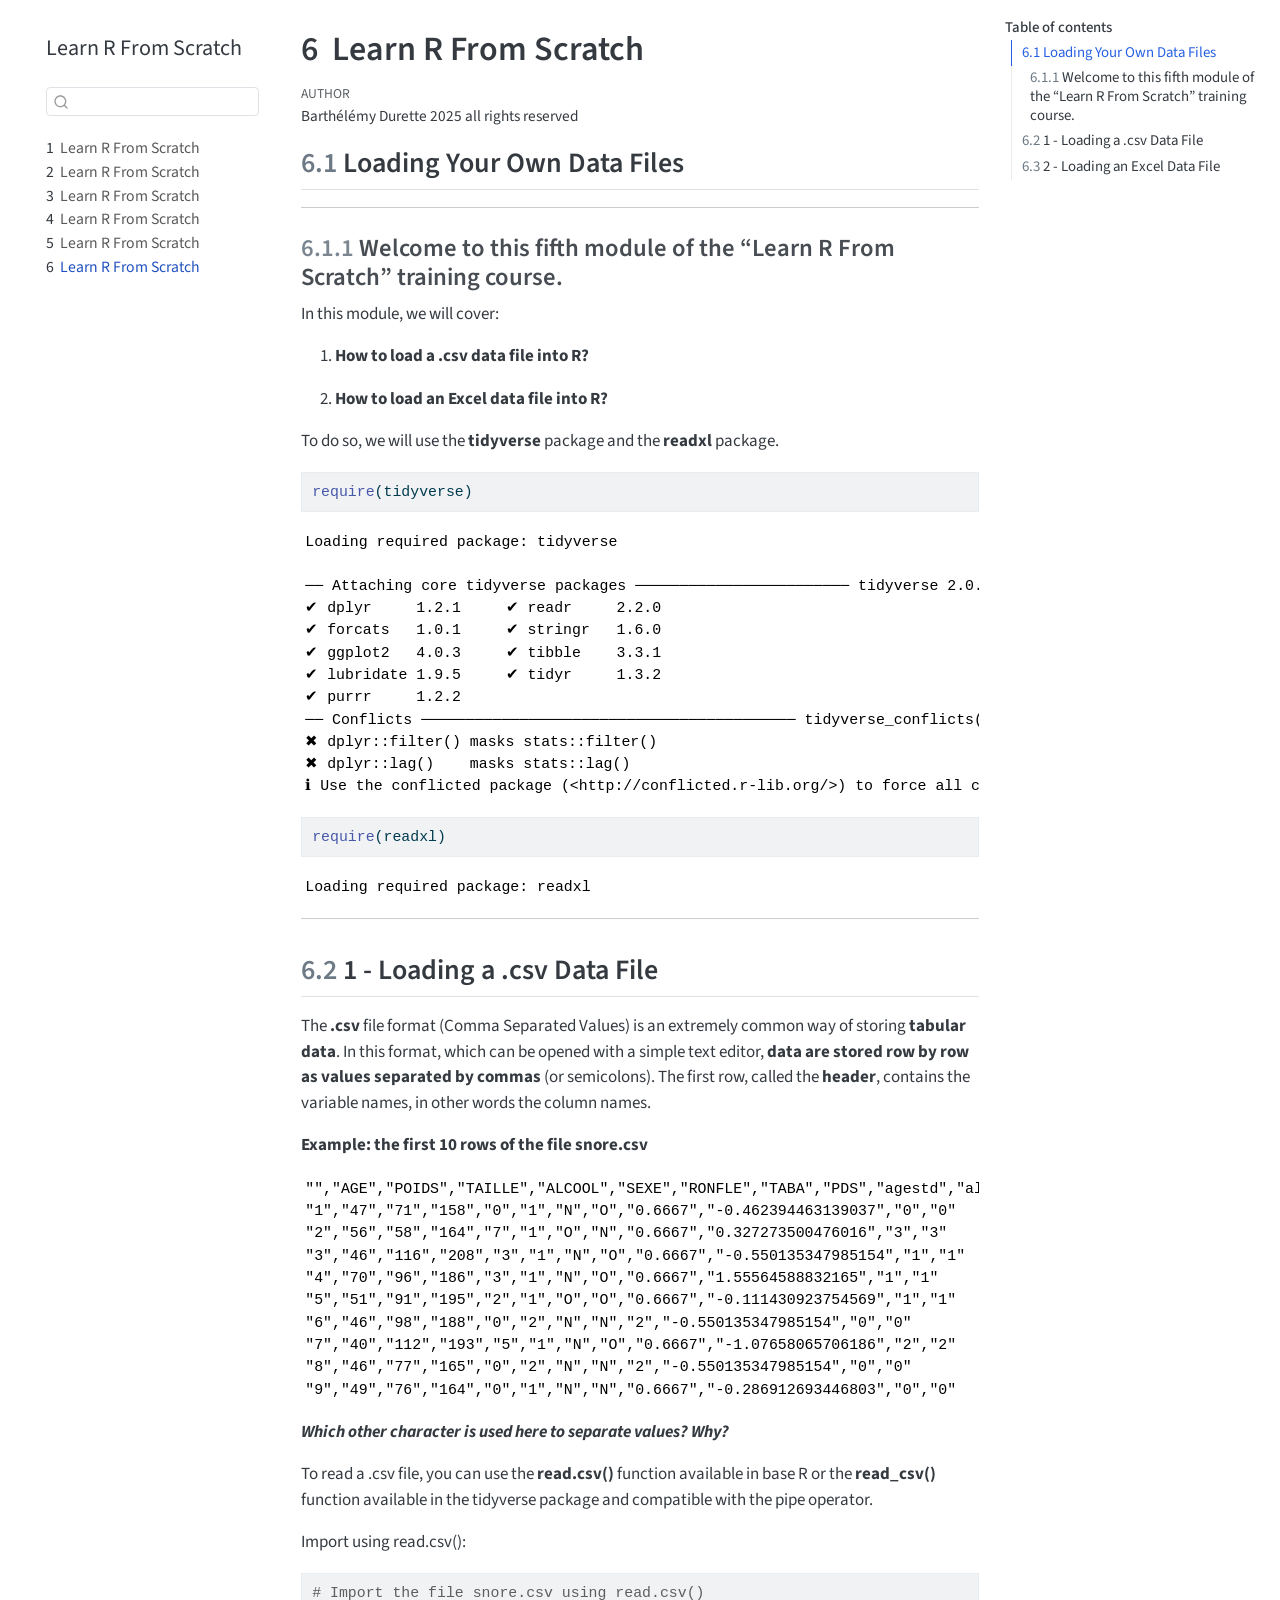
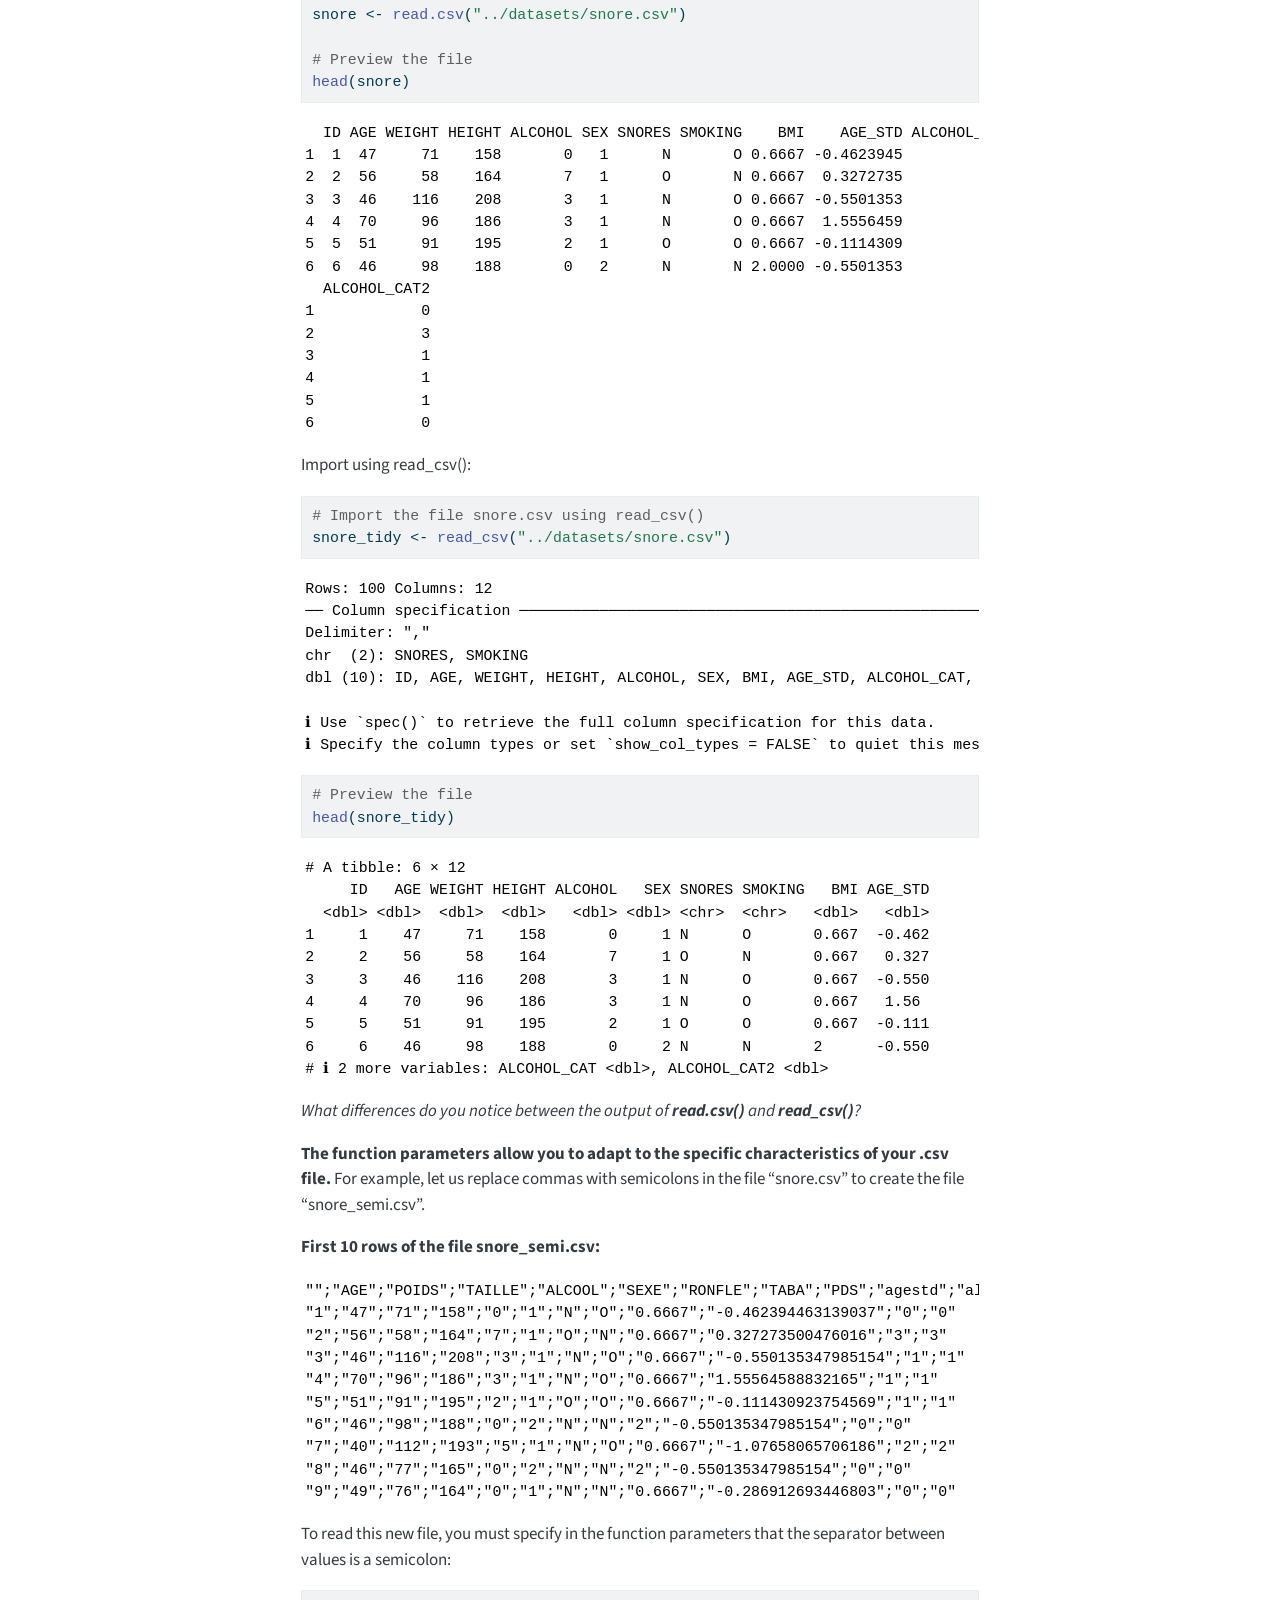
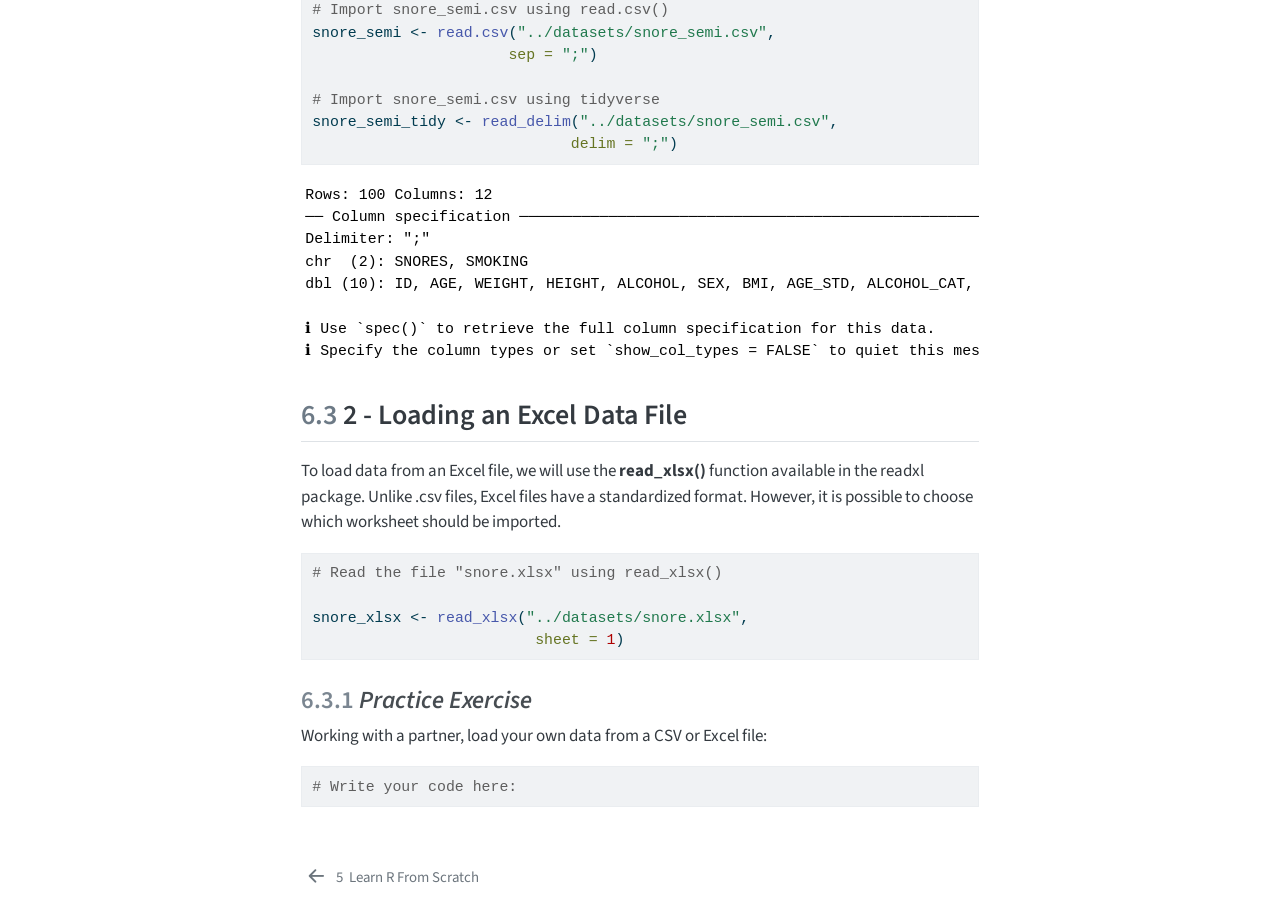
<file: docs/modules/module5-loading-your-own-data.html>
<!DOCTYPE html>
<html xmlns="http://www.w3.org/1999/xhtml" lang="en" xml:lang="en"><head>

<meta charset="utf-8">
<meta name="generator" content="quarto-1.9.38">

<meta name="viewport" content="width=device-width, initial-scale=1.0, user-scalable=yes">

<meta name="author" content="Barthélémy Durette 2025 all rights reserved">

<title>6&nbsp; Learn R From Scratch – Learn R From Scratch</title>
<style>
/* Default styles provided by pandoc.
** See https://pandoc.org/MANUAL.html#variables-for-html for config info.
*/
code{white-space: pre-wrap;}
span.smallcaps{font-variant: small-caps;}
div.columns{display: flex; gap: min(4vw, 1.5em);}
div.column{flex: auto; overflow-x: auto;}
div.hanging-indent{margin-left: 1.5em; text-indent: -1.5em;}
ul.task-list{list-style: none;}
ul.task-list li input[type="checkbox"] {
  width: 0.8em;
  margin: 0 0.8em 0.2em -1em; /* quarto-specific, see https://github.com/quarto-dev/quarto-cli/issues/4556 */ 
  vertical-align: middle;
}
/* CSS for syntax highlighting */
html { -webkit-text-size-adjust: 100%; }
pre > code.sourceCode { white-space: pre; position: relative; }
pre > code.sourceCode > span { display: inline-block; line-height: 1.25; }
pre > code.sourceCode > span:empty { height: 1.2em; }
.sourceCode { overflow: visible; }
code.sourceCode > span { color: inherit; text-decoration: inherit; }
div.sourceCode { margin: 1em 0; }
pre.sourceCode { margin: 0; }
@media screen {
div.sourceCode { overflow: auto; }
}
@media print {
pre > code.sourceCode { white-space: pre-wrap; }
pre > code.sourceCode > span { text-indent: -5em; padding-left: 5em; }
}
pre.numberSource code
  { counter-reset: source-line 0; }
pre.numberSource code > span
  { position: relative; left: -4em; counter-increment: source-line; }
pre.numberSource code > span > a:first-child::before
  { content: counter(source-line);
    position: relative; left: -1em; text-align: right; vertical-align: baseline;
    border: none; display: inline-block;
    -webkit-touch-callout: none; -webkit-user-select: none;
    -khtml-user-select: none; -moz-user-select: none;
    -ms-user-select: none; user-select: none;
    padding: 0 4px; width: 4em;
  }
pre.numberSource { margin-left: 3em;  padding-left: 4px; }
div.sourceCode
  {   }
@media screen {
pre > code.sourceCode > span > a:first-child::before { text-decoration: underline; }
}
</style>


<script src="../site_libs/quarto-nav/quarto-nav.js"></script>
<script src="../site_libs/quarto-nav/headroom.min.js"></script>
<script src="../site_libs/clipboard/clipboard.min.js"></script>
<script src="../site_libs/quarto-search/autocomplete.umd.js"></script>
<script src="../site_libs/quarto-search/fuse.min.js"></script>
<script src="../site_libs/quarto-search/quarto-search.js"></script>
<meta name="quarto:offset" content="../">
<link href="../modules/module4-working-with-tables.html" rel="prev">
<script src="../site_libs/quarto-html/quarto.js" type="module"></script>
<script src="../site_libs/quarto-html/tabsets/tabsets.js" type="module"></script>
<script src="../site_libs/quarto-html/popper.min.js"></script>
<script src="../site_libs/quarto-html/tippy.umd.min.js"></script>
<script src="../site_libs/quarto-html/anchor.min.js"></script>
<link href="../site_libs/quarto-html/tippy.css" rel="stylesheet">
<link href="../site_libs/quarto-html/quarto-syntax-highlighting-15634bcf2e68342d4ad2dfa704d543f6.css" rel="stylesheet" id="quarto-text-highlighting-styles">
<script src="../site_libs/bootstrap/bootstrap.min.js"></script>
<link href="../site_libs/bootstrap/bootstrap-icons.css" rel="stylesheet">
<link href="../site_libs/bootstrap/bootstrap-cf73d4be6dce5457509afa56aa3801a3.min.css" rel="stylesheet" append-hash="true" id="quarto-bootstrap" data-mode="light">
<script id="quarto-search-options" type="application/json">{
  "location": "sidebar",
  "copy-button": false,
  "collapse-after": 3,
  "panel-placement": "start",
  "type": "textbox",
  "limit": 50,
  "keyboard-shortcut": [
    "f",
    "/",
    "s"
  ],
  "show-item-context": false,
  "language": {
    "search-no-results-text": "No results",
    "search-matching-documents-text": "matching documents",
    "search-copy-link-title": "Copy link to search",
    "search-hide-matches-text": "Hide additional matches",
    "search-more-match-text": "more match in this document",
    "search-more-matches-text": "more matches in this document",
    "search-clear-button-title": "Clear",
    "search-text-placeholder": "",
    "search-detached-cancel-button-title": "Cancel",
    "search-submit-button-title": "Submit",
    "search-label": "Search"
  }
}</script>


</head>

<body class="nav-sidebar floating quarto-light">

<div id="quarto-search-results"></div>
  <header id="quarto-header" class="headroom fixed-top">
  <nav class="quarto-secondary-nav">
    <div class="container-fluid d-flex">
      <button type="button" class="quarto-btn-toggle btn" data-bs-toggle="collapse" role="button" data-bs-target=".quarto-sidebar-collapse-item" aria-controls="quarto-sidebar" aria-expanded="false" aria-label="Toggle sidebar navigation" onclick="if (window.quartoToggleHeadroom) { window.quartoToggleHeadroom(); }">
        <i class="bi bi-layout-text-sidebar-reverse"></i>
      </button>
        <nav class="quarto-page-breadcrumbs" aria-label="breadcrumb"><ol class="breadcrumb"><li class="breadcrumb-item"><a href="../modules/module5-loading-your-own-data.html"><span class="chapter-number">6</span>&nbsp; <span class="chapter-title">Learn R From Scratch</span></a></li></ol></nav>
        <a class="flex-grow-1" role="navigation" data-bs-toggle="collapse" data-bs-target=".quarto-sidebar-collapse-item" aria-controls="quarto-sidebar" aria-expanded="false" aria-label="Toggle sidebar navigation" onclick="if (window.quartoToggleHeadroom) { window.quartoToggleHeadroom(); }">      
        </a>
      <button type="button" class="btn quarto-search-button" aria-label="Search" onclick="window.quartoOpenSearch();">
        <i class="bi bi-search"></i>
      </button>
    </div>
  </nav>
</header>
<!-- content -->
<div id="quarto-content" class="quarto-container page-columns page-rows-contents page-layout-article">
<!-- sidebar -->
  <nav id="quarto-sidebar" class="sidebar collapse collapse-horizontal quarto-sidebar-collapse-item sidebar-navigation floating overflow-auto">
    <div class="pt-lg-2 mt-2 text-left sidebar-header">
    <div class="sidebar-title mb-0 py-0">
      <a href="../">Learn R From Scratch</a> 
    </div>
      </div>
        <div class="mt-2 flex-shrink-0 align-items-center">
        <div class="sidebar-search">
        <div id="quarto-search" class="" title="Search"></div>
        </div>
        </div>
    <div class="sidebar-menu-container"> 
    <ul class="list-unstyled mt-1">
        <li class="sidebar-item">
  <div class="sidebar-item-container"> 
  <a href="../index.html" class="sidebar-item-text sidebar-link">
 <span class="menu-text"><span class="chapter-number">1</span>&nbsp; <span class="chapter-title">Learn R From Scratch</span></span></a>
  </div>
</li>
        <li class="sidebar-item">
  <div class="sidebar-item-container"> 
  <a href="../modules/module1-introduction.html" class="sidebar-item-text sidebar-link">
 <span class="menu-text"><span class="chapter-number">2</span>&nbsp; <span class="chapter-title">Learn R From Scratch</span></span></a>
  </div>
</li>
        <li class="sidebar-item">
  <div class="sidebar-item-container"> 
  <a href="../modules/module2-visualization.html" class="sidebar-item-text sidebar-link">
 <span class="menu-text"><span class="chapter-number">3</span>&nbsp; <span class="chapter-title">Learn R From Scratch</span></span></a>
  </div>
</li>
        <li class="sidebar-item">
  <div class="sidebar-item-container"> 
  <a href="../modules/module3-data-manipulation.html" class="sidebar-item-text sidebar-link">
 <span class="menu-text"><span class="chapter-number">4</span>&nbsp; <span class="chapter-title">Learn R From Scratch</span></span></a>
  </div>
</li>
        <li class="sidebar-item">
  <div class="sidebar-item-container"> 
  <a href="../modules/module4-working-with-tables.html" class="sidebar-item-text sidebar-link">
 <span class="menu-text"><span class="chapter-number">5</span>&nbsp; <span class="chapter-title">Learn R From Scratch</span></span></a>
  </div>
</li>
        <li class="sidebar-item">
  <div class="sidebar-item-container"> 
  <a href="../modules/module5-loading-your-own-data.html" class="sidebar-item-text sidebar-link active">
 <span class="menu-text"><span class="chapter-number">6</span>&nbsp; <span class="chapter-title">Learn R From Scratch</span></span></a>
  </div>
</li>
    </ul>
    </div>
</nav>
<div id="quarto-sidebar-glass" class="quarto-sidebar-collapse-item" data-bs-toggle="collapse" data-bs-target=".quarto-sidebar-collapse-item"></div>
<!-- margin-sidebar -->
    <div id="quarto-margin-sidebar" class="sidebar margin-sidebar">
        <nav id="TOC" role="doc-toc" class="toc-active">
    <h2 id="toc-title">Table of contents</h2>
   
  <ul>
  <li><a href="#loading-your-own-data-files" id="toc-loading-your-own-data-files" class="nav-link active" data-scroll-target="#loading-your-own-data-files"><span class="header-section-number">6.1</span> Loading Your Own Data Files</a>
  <ul class="collapse">
  <li><a href="#welcome-to-this-fifth-module-of-the-learn-r-from-scratch-training-course." id="toc-welcome-to-this-fifth-module-of-the-learn-r-from-scratch-training-course." class="nav-link" data-scroll-target="#welcome-to-this-fifth-module-of-the-learn-r-from-scratch-training-course."><span class="header-section-number">6.1.1</span> Welcome to this fifth module of the “Learn R From Scratch” training course.</a></li>
  </ul></li>
  <li><a href="#loading-a-.csv-data-file" id="toc-loading-a-.csv-data-file" class="nav-link" data-scroll-target="#loading-a-.csv-data-file"><span class="header-section-number">6.2</span> 1 - Loading a .csv Data File</a></li>
  <li><a href="#loading-an-excel-data-file" id="toc-loading-an-excel-data-file" class="nav-link" data-scroll-target="#loading-an-excel-data-file"><span class="header-section-number">6.3</span> 2 - Loading an Excel Data File</a>
  <ul class="collapse">
  <li><a href="#practice-exercise" id="toc-practice-exercise" class="nav-link" data-scroll-target="#practice-exercise"><span class="header-section-number">6.3.1</span> <em>Practice Exercise</em></a></li>
  </ul></li>
  </ul>
</nav>
    </div>
<!-- main -->
<main class="content" id="quarto-document-content">

<header id="title-block-header" class="quarto-title-block default">
<div class="quarto-title">
<h1 class="title"><span class="chapter-number">6</span>&nbsp; <span class="chapter-title">Learn R From Scratch</span></h1>
</div>



<div class="quarto-title-meta">

    <div>
    <div class="quarto-title-meta-heading">Author</div>
    <div class="quarto-title-meta-contents">
             <p>Barthélémy Durette 2025 all rights reserved </p>
          </div>
  </div>
    
  
    
  </div>
  


</header>


<section id="loading-your-own-data-files" class="level2" data-number="6.1">
<h2 data-number="6.1" class="anchored" data-anchor-id="loading-your-own-data-files"><span class="header-section-number">6.1</span> Loading Your Own Data Files</h2>
<hr>
<section id="welcome-to-this-fifth-module-of-the-learn-r-from-scratch-training-course." class="level3" data-number="6.1.1">
<h3 data-number="6.1.1" class="anchored" data-anchor-id="welcome-to-this-fifth-module-of-the-learn-r-from-scratch-training-course."><span class="header-section-number">6.1.1</span> Welcome to this fifth module of the “Learn R From Scratch” training course.</h3>
<p>In this module, we will cover:</p>
<ol type="1">
<li><p><strong>How to load a .csv data file into R?</strong></p></li>
<li><p><strong>How to load an Excel data file into R?</strong></p></li>
</ol>
<p>To do so, we will use the <strong>tidyverse</strong> package and the <strong>readxl</strong> package.</p>
<div class="cell">
<div class="code-copy-outer-scaffold"><div class="sourceCode cell-code" id="cb1"><pre class="sourceCode r code-with-copy"><code class="sourceCode r"><span id="cb1-1"><a href="#cb1-1" aria-hidden="true" tabindex="-1"></a><span class="fu">require</span>(tidyverse)</span></code></pre></div><button title="Copy to Clipboard" class="code-copy-button"><i class="bi"></i></button></div>
<div class="cell-output cell-output-stderr">
<pre><code>Loading required package: tidyverse</code></pre>
</div>
<div class="cell-output cell-output-stderr">
<pre><code>── Attaching core tidyverse packages ──────────────────────── tidyverse 2.0.0 ──
✔ dplyr     1.2.1     ✔ readr     2.2.0
✔ forcats   1.0.1     ✔ stringr   1.6.0
✔ ggplot2   4.0.3     ✔ tibble    3.3.1
✔ lubridate 1.9.5     ✔ tidyr     1.3.2
✔ purrr     1.2.2     
── Conflicts ────────────────────────────────────────── tidyverse_conflicts() ──
✖ dplyr::filter() masks stats::filter()
✖ dplyr::lag()    masks stats::lag()
ℹ Use the conflicted package (&lt;http://conflicted.r-lib.org/&gt;) to force all conflicts to become errors</code></pre>
</div>
<div class="code-copy-outer-scaffold"><div class="sourceCode cell-code" id="cb4"><pre class="sourceCode r code-with-copy"><code class="sourceCode r"><span id="cb4-1"><a href="#cb4-1" aria-hidden="true" tabindex="-1"></a><span class="fu">require</span>(readxl)</span></code></pre></div><button title="Copy to Clipboard" class="code-copy-button"><i class="bi"></i></button></div>
<div class="cell-output cell-output-stderr">
<pre><code>Loading required package: readxl</code></pre>
</div>
</div>
<hr>
</section>
</section>
<section id="loading-a-.csv-data-file" class="level2" data-number="6.2">
<h2 data-number="6.2" class="anchored" data-anchor-id="loading-a-.csv-data-file"><span class="header-section-number">6.2</span> 1 - Loading a .csv Data File</h2>
<p>The <strong>.csv</strong> file format (Comma Separated Values) is an extremely common way of storing <strong>tabular data</strong>. In this format, which can be opened with a simple text editor, <strong>data are stored row by row as values separated by commas</strong> (or semicolons). The first row, called the <strong>header</strong>, contains the variable names, in other words the column names.</p>
<p><strong>Example: the first 10 rows of the file snore.csv</strong></p>
<pre><code>"","AGE","POIDS","TAILLE","ALCOOL","SEXE","RONFLE","TABA","PDS","agestd","alcool","alcool2"
"1","47","71","158","0","1","N","O","0.6667","-0.462394463139037","0","0"
"2","56","58","164","7","1","O","N","0.6667","0.327273500476016","3","3"
"3","46","116","208","3","1","N","O","0.6667","-0.550135347985154","1","1"
"4","70","96","186","3","1","N","O","0.6667","1.55564588832165","1","1"
"5","51","91","195","2","1","O","O","0.6667","-0.111430923754569","1","1"
"6","46","98","188","0","2","N","N","2","-0.550135347985154","0","0"
"7","40","112","193","5","1","N","O","0.6667","-1.07658065706186","2","2"
"8","46","77","165","0","2","N","N","2","-0.550135347985154","0","0"
"9","49","76","164","0","1","N","N","0.6667","-0.286912693446803","0","0"</code></pre>
<p><strong><em>Which other character is used here to separate values? Why?</em></strong></p>
<p>To read a .csv file, you can use the <strong>read.csv()</strong> function available in base R or the <strong>read_csv()</strong> function available in the tidyverse package and compatible with the pipe operator.</p>
<p>Import using read.csv():</p>
<div class="cell">
<div class="code-copy-outer-scaffold"><div class="sourceCode cell-code" id="cb7"><pre class="sourceCode r code-with-copy"><code class="sourceCode r"><span id="cb7-1"><a href="#cb7-1" aria-hidden="true" tabindex="-1"></a><span class="co"># Import the file snore.csv using read.csv()</span></span>
<span id="cb7-2"><a href="#cb7-2" aria-hidden="true" tabindex="-1"></a>snore <span class="ot">&lt;-</span> <span class="fu">read.csv</span>(<span class="st">"../datasets/snore.csv"</span>)</span>
<span id="cb7-3"><a href="#cb7-3" aria-hidden="true" tabindex="-1"></a></span>
<span id="cb7-4"><a href="#cb7-4" aria-hidden="true" tabindex="-1"></a><span class="co"># Preview the file</span></span>
<span id="cb7-5"><a href="#cb7-5" aria-hidden="true" tabindex="-1"></a><span class="fu">head</span>(snore)</span></code></pre></div><button title="Copy to Clipboard" class="code-copy-button"><i class="bi"></i></button></div>
<div class="cell-output cell-output-stdout">
<pre><code>  ID AGE WEIGHT HEIGHT ALCOHOL SEX SNORES SMOKING    BMI    AGE_STD ALCOHOL_CAT
1  1  47     71    158       0   1      N       O 0.6667 -0.4623945           0
2  2  56     58    164       7   1      O       N 0.6667  0.3272735           3
3  3  46    116    208       3   1      N       O 0.6667 -0.5501353           1
4  4  70     96    186       3   1      N       O 0.6667  1.5556459           1
5  5  51     91    195       2   1      O       O 0.6667 -0.1114309           1
6  6  46     98    188       0   2      N       N 2.0000 -0.5501353           0
  ALCOHOL_CAT2
1            0
2            3
3            1
4            1
5            1
6            0</code></pre>
</div>
</div>
<p>Import using read_csv():</p>
<div class="cell">
<div class="code-copy-outer-scaffold"><div class="sourceCode cell-code" id="cb9"><pre class="sourceCode r code-with-copy"><code class="sourceCode r"><span id="cb9-1"><a href="#cb9-1" aria-hidden="true" tabindex="-1"></a><span class="co"># Import the file snore.csv using read_csv()</span></span>
<span id="cb9-2"><a href="#cb9-2" aria-hidden="true" tabindex="-1"></a>snore_tidy <span class="ot">&lt;-</span> <span class="fu">read_csv</span>(<span class="st">"../datasets/snore.csv"</span>)</span></code></pre></div><button title="Copy to Clipboard" class="code-copy-button"><i class="bi"></i></button></div>
<div class="cell-output cell-output-stderr">
<pre><code>Rows: 100 Columns: 12
── Column specification ────────────────────────────────────────────────────────
Delimiter: ","
chr  (2): SNORES, SMOKING
dbl (10): ID, AGE, WEIGHT, HEIGHT, ALCOHOL, SEX, BMI, AGE_STD, ALCOHOL_CAT, ...

ℹ Use `spec()` to retrieve the full column specification for this data.
ℹ Specify the column types or set `show_col_types = FALSE` to quiet this message.</code></pre>
</div>
<div class="code-copy-outer-scaffold"><div class="sourceCode cell-code" id="cb11"><pre class="sourceCode r code-with-copy"><code class="sourceCode r"><span id="cb11-1"><a href="#cb11-1" aria-hidden="true" tabindex="-1"></a><span class="co"># Preview the file</span></span>
<span id="cb11-2"><a href="#cb11-2" aria-hidden="true" tabindex="-1"></a><span class="fu">head</span>(snore_tidy)</span></code></pre></div><button title="Copy to Clipboard" class="code-copy-button"><i class="bi"></i></button></div>
<div class="cell-output cell-output-stdout">
<pre><code># A tibble: 6 × 12
     ID   AGE WEIGHT HEIGHT ALCOHOL   SEX SNORES SMOKING   BMI AGE_STD
  &lt;dbl&gt; &lt;dbl&gt;  &lt;dbl&gt;  &lt;dbl&gt;   &lt;dbl&gt; &lt;dbl&gt; &lt;chr&gt;  &lt;chr&gt;   &lt;dbl&gt;   &lt;dbl&gt;
1     1    47     71    158       0     1 N      O       0.667  -0.462
2     2    56     58    164       7     1 O      N       0.667   0.327
3     3    46    116    208       3     1 N      O       0.667  -0.550
4     4    70     96    186       3     1 N      O       0.667   1.56 
5     5    51     91    195       2     1 O      O       0.667  -0.111
6     6    46     98    188       0     2 N      N       2      -0.550
# ℹ 2 more variables: ALCOHOL_CAT &lt;dbl&gt;, ALCOHOL_CAT2 &lt;dbl&gt;</code></pre>
</div>
</div>
<p><em>What differences do you notice between the output of <strong>read.csv()</strong> and <strong>read_csv()</strong>?</em></p>
<p><strong>The function parameters allow you to adapt to the specific characteristics of your .csv file.</strong> For example, let us replace commas with semicolons in the file “snore.csv” to create the file “snore_semi.csv”.</p>
<p><strong>First 10 rows of the file snore_semi.csv:</strong></p>
<pre><code>"";"AGE";"POIDS";"TAILLE";"ALCOOL";"SEXE";"RONFLE";"TABA";"PDS";"agestd";"alcool";"alcool2"
"1";"47";"71";"158";"0";"1";"N";"O";"0.6667";"-0.462394463139037";"0";"0"
"2";"56";"58";"164";"7";"1";"O";"N";"0.6667";"0.327273500476016";"3";"3"
"3";"46";"116";"208";"3";"1";"N";"O";"0.6667";"-0.550135347985154";"1";"1"
"4";"70";"96";"186";"3";"1";"N";"O";"0.6667";"1.55564588832165";"1";"1"
"5";"51";"91";"195";"2";"1";"O";"O";"0.6667";"-0.111430923754569";"1";"1"
"6";"46";"98";"188";"0";"2";"N";"N";"2";"-0.550135347985154";"0";"0"
"7";"40";"112";"193";"5";"1";"N";"O";"0.6667";"-1.07658065706186";"2";"2"
"8";"46";"77";"165";"0";"2";"N";"N";"2";"-0.550135347985154";"0";"0"
"9";"49";"76";"164";"0";"1";"N";"N";"0.6667";"-0.286912693446803";"0";"0"</code></pre>
<p>To read this new file, you must specify in the function parameters that the separator between values is a semicolon:</p>
<div class="cell">
<div class="code-copy-outer-scaffold"><div class="sourceCode cell-code" id="cb14"><pre class="sourceCode r code-with-copy"><code class="sourceCode r"><span id="cb14-1"><a href="#cb14-1" aria-hidden="true" tabindex="-1"></a><span class="co"># Import snore_semi.csv using read.csv()</span></span>
<span id="cb14-2"><a href="#cb14-2" aria-hidden="true" tabindex="-1"></a>snore_semi <span class="ot">&lt;-</span> <span class="fu">read.csv</span>(<span class="st">"../datasets/snore_semi.csv"</span>,</span>
<span id="cb14-3"><a href="#cb14-3" aria-hidden="true" tabindex="-1"></a>                      <span class="at">sep =</span> <span class="st">";"</span>)</span>
<span id="cb14-4"><a href="#cb14-4" aria-hidden="true" tabindex="-1"></a></span>
<span id="cb14-5"><a href="#cb14-5" aria-hidden="true" tabindex="-1"></a><span class="co"># Import snore_semi.csv using tidyverse</span></span>
<span id="cb14-6"><a href="#cb14-6" aria-hidden="true" tabindex="-1"></a>snore_semi_tidy <span class="ot">&lt;-</span> <span class="fu">read_delim</span>(<span class="st">"../datasets/snore_semi.csv"</span>,</span>
<span id="cb14-7"><a href="#cb14-7" aria-hidden="true" tabindex="-1"></a>                             <span class="at">delim =</span> <span class="st">";"</span>)</span></code></pre></div><button title="Copy to Clipboard" class="code-copy-button"><i class="bi"></i></button></div>
<div class="cell-output cell-output-stderr">
<pre><code>Rows: 100 Columns: 12
── Column specification ────────────────────────────────────────────────────────
Delimiter: ";"
chr  (2): SNORES, SMOKING
dbl (10): ID, AGE, WEIGHT, HEIGHT, ALCOHOL, SEX, BMI, AGE_STD, ALCOHOL_CAT, ...

ℹ Use `spec()` to retrieve the full column specification for this data.
ℹ Specify the column types or set `show_col_types = FALSE` to quiet this message.</code></pre>
</div>
</div>
</section>
<section id="loading-an-excel-data-file" class="level2" data-number="6.3">
<h2 data-number="6.3" class="anchored" data-anchor-id="loading-an-excel-data-file"><span class="header-section-number">6.3</span> 2 - Loading an Excel Data File</h2>
<p>To load data from an Excel file, we will use the <strong>read_xlsx()</strong> function available in the readxl package. Unlike .csv files, Excel files have a standardized format. However, it is possible to choose which worksheet should be imported.</p>
<div class="cell">
<div class="code-copy-outer-scaffold"><div class="sourceCode cell-code" id="cb16"><pre class="sourceCode r code-with-copy"><code class="sourceCode r"><span id="cb16-1"><a href="#cb16-1" aria-hidden="true" tabindex="-1"></a><span class="co"># Read the file "snore.xlsx" using read_xlsx()</span></span>
<span id="cb16-2"><a href="#cb16-2" aria-hidden="true" tabindex="-1"></a></span>
<span id="cb16-3"><a href="#cb16-3" aria-hidden="true" tabindex="-1"></a>snore_xlsx <span class="ot">&lt;-</span> <span class="fu">read_xlsx</span>(<span class="st">"../datasets/snore.xlsx"</span>,</span>
<span id="cb16-4"><a href="#cb16-4" aria-hidden="true" tabindex="-1"></a>                         <span class="at">sheet =</span> <span class="dv">1</span>)</span></code></pre></div><button title="Copy to Clipboard" class="code-copy-button"><i class="bi"></i></button></div>
</div>
<section id="practice-exercise" class="level3" data-number="6.3.1">
<h3 data-number="6.3.1" class="anchored" data-anchor-id="practice-exercise"><span class="header-section-number">6.3.1</span> <em>Practice Exercise</em></h3>
<p>Working with a partner, load your own data from a CSV or Excel file:</p>
<div class="cell">
<div class="code-copy-outer-scaffold"><div class="sourceCode cell-code" id="cb17"><pre class="sourceCode r code-with-copy"><code class="sourceCode r"><span id="cb17-1"><a href="#cb17-1" aria-hidden="true" tabindex="-1"></a><span class="co"># Write your code here:</span></span></code></pre></div><button title="Copy to Clipboard" class="code-copy-button"><i class="bi"></i></button></div>
</div>


</section>
</section>

</main> <!-- /main -->
<script id="quarto-html-after-body" type="application/javascript">
  window.document.addEventListener("DOMContentLoaded", function (event) {
    const icon = "";
    const anchorJS = new window.AnchorJS();
    anchorJS.options = {
      placement: 'right',
      icon: icon
    };
    anchorJS.add('.anchored');
    const isCodeAnnotation = (el) => {
      for (const clz of el.classList) {
        if (clz.startsWith('code-annotation-')) {                     
          return true;
        }
      }
      return false;
    }
    const onCopySuccess = function(e) {
      // button target
      const button = e.trigger;
      // don't keep focus
      button.blur();
      // flash "checked"
      button.classList.add('code-copy-button-checked');
      var currentTitle = button.getAttribute("title");
      button.setAttribute("title", "Copied!");
      let tooltip;
      if (window.bootstrap) {
        button.setAttribute("data-bs-toggle", "tooltip");
        button.setAttribute("data-bs-placement", "left");
        button.setAttribute("data-bs-title", "Copied!");
        tooltip = new bootstrap.Tooltip(button, 
          { trigger: "manual", 
            customClass: "code-copy-button-tooltip",
            offset: [0, -8]});
        tooltip.show();    
      }
      setTimeout(function() {
        if (tooltip) {
          tooltip.hide();
          button.removeAttribute("data-bs-title");
          button.removeAttribute("data-bs-toggle");
          button.removeAttribute("data-bs-placement");
        }
        button.setAttribute("title", currentTitle);
        button.classList.remove('code-copy-button-checked');
      }, 1000);
      // clear code selection
      e.clearSelection();
    }
    const getTextToCopy = function(trigger) {
      const outerScaffold = trigger.parentElement.cloneNode(true);
      const codeEl = outerScaffold.querySelector('code');
      for (const childEl of codeEl.children) {
        if (isCodeAnnotation(childEl)) {
          childEl.remove();
        }
      }
      return codeEl.innerText;
    }
    const clipboard = new window.ClipboardJS('.code-copy-button:not([data-in-quarto-modal])', {
      text: getTextToCopy
    });
    clipboard.on('success', onCopySuccess);
    if (window.document.getElementById('quarto-embedded-source-code-modal')) {
      const clipboardModal = new window.ClipboardJS('.code-copy-button[data-in-quarto-modal]', {
        text: getTextToCopy,
        container: window.document.getElementById('quarto-embedded-source-code-modal')
      });
      clipboardModal.on('success', onCopySuccess);
    }
      var localhostRegex = new RegExp(/^(?:http|https):\/\/localhost\:?[0-9]*\//);
      var mailtoRegex = new RegExp(/^mailto:/);
        var filterRegex = new RegExp('/' + window.location.host + '/');
      var isInternal = (href) => {
          return filterRegex.test(href) || localhostRegex.test(href) || mailtoRegex.test(href);
      }
      // Inspect non-navigation links and adorn them if external
     var links = window.document.querySelectorAll('a[href]:not(.nav-link):not(.navbar-brand):not(.toc-action):not(.sidebar-link):not(.sidebar-item-toggle):not(.pagination-link):not(.no-external):not([aria-hidden]):not(.dropdown-item):not(.quarto-navigation-tool):not(.about-link)');
      for (var i=0; i<links.length; i++) {
        const link = links[i];
        if (!isInternal(link.href)) {
          // undo the damage that might have been done by quarto-nav.js in the case of
          // links that we want to consider external
          if (link.dataset.originalHref !== undefined) {
            link.href = link.dataset.originalHref;
          }
        }
      }
    function tippyHover(el, contentFn, onTriggerFn, onUntriggerFn) {
      const config = {
        allowHTML: true,
        maxWidth: 500,
        delay: 100,
        arrow: false,
        appendTo: function(el) {
            return el.parentElement;
        },
        interactive: true,
        interactiveBorder: 10,
        theme: 'quarto',
        placement: 'bottom-start',
      };
      if (contentFn) {
        config.content = contentFn;
      }
      if (onTriggerFn) {
        config.onTrigger = onTriggerFn;
      }
      if (onUntriggerFn) {
        config.onUntrigger = onUntriggerFn;
      }
      window.tippy(el, config); 
    }
    const noterefs = window.document.querySelectorAll('a[role="doc-noteref"]');
    for (var i=0; i<noterefs.length; i++) {
      const ref = noterefs[i];
      tippyHover(ref, function() {
        // use id or data attribute instead here
        let href = ref.getAttribute('data-footnote-href') || ref.getAttribute('href');
        try { href = new URL(href).hash; } catch {}
        const id = href.replace(/^#\/?/, "");
        const note = window.document.getElementById(id);
        if (note) {
          return note.innerHTML;
        } else {
          return "";
        }
      });
    }
    const xrefs = window.document.querySelectorAll('a.quarto-xref');
    const processXRef = (id, note) => {
      // Strip column container classes
      const stripColumnClz = (el) => {
        el.classList.remove("page-full", "page-columns");
        if (el.children) {
          for (const child of el.children) {
            stripColumnClz(child);
          }
        }
      }
      stripColumnClz(note)
      if (id === null || id.startsWith('sec-')) {
        // Special case sections, only their first couple elements
        const container = document.createElement("div");
        if (note.children && note.children.length > 2) {
          container.appendChild(note.children[0].cloneNode(true));
          for (let i = 1; i < note.children.length; i++) {
            const child = note.children[i];
            if (child.tagName === "P" && child.innerText === "") {
              continue;
            } else {
              container.appendChild(child.cloneNode(true));
              break;
            }
          }
          if (window.Quarto?.typesetMath) {
            window.Quarto.typesetMath(container);
          }
          return container.innerHTML
        } else {
          if (window.Quarto?.typesetMath) {
            window.Quarto.typesetMath(note);
          }
          return note.innerHTML;
        }
      } else {
        // Remove any anchor links if they are present
        const anchorLink = note.querySelector('a.anchorjs-link');
        if (anchorLink) {
          anchorLink.remove();
        }
        if (window.Quarto?.typesetMath) {
          window.Quarto.typesetMath(note);
        }
        if (note.classList.contains("callout")) {
          return note.outerHTML;
        } else {
          return note.innerHTML;
        }
      }
    }
    for (var i=0; i<xrefs.length; i++) {
      const xref = xrefs[i];
      tippyHover(xref, undefined, function(instance) {
        instance.disable();
        let url = xref.getAttribute('href');
        let hash = undefined; 
        if (url.startsWith('#')) {
          hash = url;
        } else {
          try { hash = new URL(url).hash; } catch {}
        }
        if (hash) {
          const id = hash.replace(/^#\/?/, "");
          const note = window.document.getElementById(id);
          if (note !== null) {
            try {
              const html = processXRef(id, note.cloneNode(true));
              instance.setContent(html);
            } finally {
              instance.enable();
              instance.show();
            }
          } else {
            // See if we can fetch this
            fetch(url.split('#')[0])
            .then(res => res.text())
            .then(html => {
              const parser = new DOMParser();
              const htmlDoc = parser.parseFromString(html, "text/html");
              const note = htmlDoc.getElementById(id);
              if (note !== null) {
                const html = processXRef(id, note);
                instance.setContent(html);
              } 
            }).finally(() => {
              instance.enable();
              instance.show();
            });
          }
        } else {
          // See if we can fetch a full url (with no hash to target)
          // This is a special case and we should probably do some content thinning / targeting
          fetch(url)
          .then(res => res.text())
          .then(html => {
            const parser = new DOMParser();
            const htmlDoc = parser.parseFromString(html, "text/html");
            const note = htmlDoc.querySelector('main.content');
            if (note !== null) {
              // This should only happen for chapter cross references
              // (since there is no id in the URL)
              // remove the first header
              if (note.children.length > 0 && note.children[0].tagName === "HEADER") {
                note.children[0].remove();
              }
              const html = processXRef(null, note);
              instance.setContent(html);
            } 
          }).finally(() => {
            instance.enable();
            instance.show();
          });
        }
      }, function(instance) {
      });
    }
        let selectedAnnoteEl;
        const selectorForAnnotation = ( cell, annotation) => {
          let cellAttr = 'data-code-cell="' + cell + '"';
          let lineAttr = 'data-code-annotation="' +  annotation + '"';
          const selector = 'span[' + cellAttr + '][' + lineAttr + ']';
          return selector;
        }
        const selectCodeLines = (annoteEl) => {
          const doc = window.document;
          const targetCell = annoteEl.getAttribute("data-target-cell");
          const targetAnnotation = annoteEl.getAttribute("data-target-annotation");
          const annoteSpan = window.document.querySelector(selectorForAnnotation(targetCell, targetAnnotation));
          const lines = annoteSpan.getAttribute("data-code-lines").split(",");
          const lineIds = lines.map((line) => {
            return targetCell + "-" + line;
          })
          let top = null;
          let height = null;
          let parent = null;
          if (lineIds.length > 0) {
              //compute the position of the single el (top and bottom and make a div)
              const el = window.document.getElementById(lineIds[0]);
              top = el.offsetTop;
              height = el.offsetHeight;
              parent = el.parentElement.parentElement;
            if (lineIds.length > 1) {
              const lastEl = window.document.getElementById(lineIds[lineIds.length - 1]);
              const bottom = lastEl.offsetTop + lastEl.offsetHeight;
              height = bottom - top;
            }
            if (top !== null && height !== null && parent !== null) {
              // cook up a div (if necessary) and position it 
              let div = window.document.getElementById("code-annotation-line-highlight");
              if (div === null) {
                div = window.document.createElement("div");
                div.setAttribute("id", "code-annotation-line-highlight");
                div.style.position = 'absolute';
                parent.appendChild(div);
              }
              div.style.top = top - 2 + "px";
              div.style.height = height + 4 + "px";
              div.style.left = 0;
              let gutterDiv = window.document.getElementById("code-annotation-line-highlight-gutter");
              if (gutterDiv === null) {
                gutterDiv = window.document.createElement("div");
                gutterDiv.setAttribute("id", "code-annotation-line-highlight-gutter");
                gutterDiv.style.position = 'absolute';
                const codeCell = window.document.getElementById(targetCell);
                const gutter = codeCell.querySelector('.code-annotation-gutter');
                gutter.appendChild(gutterDiv);
              }
              gutterDiv.style.top = top - 2 + "px";
              gutterDiv.style.height = height + 4 + "px";
            }
            selectedAnnoteEl = annoteEl;
          }
        };
        const unselectCodeLines = () => {
          const elementsIds = ["code-annotation-line-highlight", "code-annotation-line-highlight-gutter"];
          elementsIds.forEach((elId) => {
            const div = window.document.getElementById(elId);
            if (div) {
              div.remove();
            }
          });
          selectedAnnoteEl = undefined;
        };
          // Handle positioning of the toggle
      window.addEventListener(
        "resize",
        throttle(() => {
          elRect = undefined;
          if (selectedAnnoteEl) {
            selectCodeLines(selectedAnnoteEl);
          }
        }, 10)
      );
      function throttle(fn, ms) {
      let throttle = false;
      let timer;
        return (...args) => {
          if(!throttle) { // first call gets through
              fn.apply(this, args);
              throttle = true;
          } else { // all the others get throttled
              if(timer) clearTimeout(timer); // cancel #2
              timer = setTimeout(() => {
                fn.apply(this, args);
                timer = throttle = false;
              }, ms);
          }
        };
      }
        // Attach click handler to the DT
        const annoteDls = window.document.querySelectorAll('dt[data-target-cell]');
        for (const annoteDlNode of annoteDls) {
          annoteDlNode.addEventListener('click', (event) => {
            const clickedEl = event.target;
            if (clickedEl !== selectedAnnoteEl) {
              unselectCodeLines();
              const activeEl = window.document.querySelector('dt[data-target-cell].code-annotation-active');
              if (activeEl) {
                activeEl.classList.remove('code-annotation-active');
              }
              selectCodeLines(clickedEl);
              clickedEl.classList.add('code-annotation-active');
            } else {
              // Unselect the line
              unselectCodeLines();
              clickedEl.classList.remove('code-annotation-active');
            }
          });
        }
    const findCites = (el) => {
      const parentEl = el.parentElement;
      if (parentEl) {
        const cites = parentEl.dataset.cites;
        if (cites) {
          return {
            el,
            cites: cites.split(' ')
          };
        } else {
          return findCites(el.parentElement)
        }
      } else {
        return undefined;
      }
    };
    var bibliorefs = window.document.querySelectorAll('a[role="doc-biblioref"]');
    for (var i=0; i<bibliorefs.length; i++) {
      const ref = bibliorefs[i];
      const citeInfo = findCites(ref);
      if (citeInfo) {
        tippyHover(citeInfo.el, function() {
          var popup = window.document.createElement('div');
          citeInfo.cites.forEach(function(cite) {
            var citeDiv = window.document.createElement('div');
            citeDiv.classList.add('hanging-indent');
            citeDiv.classList.add('csl-entry');
            var biblioDiv = window.document.getElementById('ref-' + cite);
            if (biblioDiv) {
              citeDiv.innerHTML = biblioDiv.innerHTML;
            }
            popup.appendChild(citeDiv);
          });
          return popup.innerHTML;
        });
      }
    }
  });
  </script>
<nav class="page-navigation">
  <div class="nav-page nav-page-previous">
      <a href="../modules/module4-working-with-tables.html" class="pagination-link" aria-label="Learn R From Scratch">
        <i class="bi bi-arrow-left-short"></i> <span class="nav-page-text"><span class="chapter-number">5</span>&nbsp; <span class="chapter-title">Learn R From Scratch</span></span>
      </a>          
  </div>
  <div class="nav-page nav-page-next">
  </div>
</nav>
</div> <!-- /content -->




</body></html>
</file>
<file: docs/site_libs/quarto-html/tippy.css>
.tippy-box[data-animation=fade][data-state=hidden]{opacity:0}[data-tippy-root]{max-width:calc(100vw - 10px)}.tippy-box{position:relative;background-color:#333;color:#fff;border-radius:4px;font-size:14px;line-height:1.4;white-space:normal;outline:0;transition-property:transform,visibility,opacity}.tippy-box[data-placement^=top]>.tippy-arrow{bottom:0}.tippy-box[data-placement^=top]>.tippy-arrow:before{bottom:-7px;left:0;border-width:8px 8px 0;border-top-color:initial;transform-origin:center top}.tippy-box[data-placement^=bottom]>.tippy-arrow{top:0}.tippy-box[data-placement^=bottom]>.tippy-arrow:before{top:-7px;left:0;border-width:0 8px 8px;border-bottom-color:initial;transform-origin:center bottom}.tippy-box[data-placement^=left]>.tippy-arrow{right:0}.tippy-box[data-placement^=left]>.tippy-arrow:before{border-width:8px 0 8px 8px;border-left-color:initial;right:-7px;transform-origin:center left}.tippy-box[data-placement^=right]>.tippy-arrow{left:0}.tippy-box[data-placement^=right]>.tippy-arrow:before{left:-7px;border-width:8px 8px 8px 0;border-right-color:initial;transform-origin:center right}.tippy-box[data-inertia][data-state=visible]{transition-timing-function:cubic-bezier(.54,1.5,.38,1.11)}.tippy-arrow{width:16px;height:16px;color:#333}.tippy-arrow:before{content:"";position:absolute;border-color:transparent;border-style:solid}.tippy-content{position:relative;padding:5px 9px;z-index:1}
</file>
<file: docs/site_libs/quarto-html/quarto-syntax-highlighting-15634bcf2e68342d4ad2dfa704d543f6.css>
/* quarto syntax highlight colors */
:root {
  --quarto-hl-ot-color: #003B4F;
  --quarto-hl-at-color: #657422;
  --quarto-hl-ss-color: #20794D;
  --quarto-hl-an-color: #5E5E5E;
  --quarto-hl-fu-color: #4758AB;
  --quarto-hl-st-color: #20794D;
  --quarto-hl-cf-color: #003B4F;
  --quarto-hl-op-color: #5E5E5E;
  --quarto-hl-er-color: #AD0000;
  --quarto-hl-bn-color: #AD0000;
  --quarto-hl-al-color: #AD0000;
  --quarto-hl-va-color: #111111;
  --quarto-hl-bu-color: inherit;
  --quarto-hl-ex-color: inherit;
  --quarto-hl-pp-color: #AD0000;
  --quarto-hl-in-color: #5E5E5E;
  --quarto-hl-vs-color: #20794D;
  --quarto-hl-wa-color: #5E5E5E;
  --quarto-hl-do-color: #5E5E5E;
  --quarto-hl-im-color: #00769E;
  --quarto-hl-ch-color: #20794D;
  --quarto-hl-dt-color: #AD0000;
  --quarto-hl-fl-color: #AD0000;
  --quarto-hl-co-color: #5E5E5E;
  --quarto-hl-cv-color: #5E5E5E;
  --quarto-hl-cn-color: #8f5902;
  --quarto-hl-sc-color: #5E5E5E;
  --quarto-hl-dv-color: #AD0000;
  --quarto-hl-kw-color: #003B4F;
}

/* other quarto variables */
:root {
  --quarto-font-monospace: SFMono-Regular, Menlo, Monaco, Consolas, "Liberation Mono", "Courier New", monospace;
}

/* syntax highlight based on Pandoc's rules */
pre > code.sourceCode > span {
  color: #003B4F;
}

code.sourceCode > span {
  color: #003B4F;
}

div.sourceCode,
div.sourceCode pre.sourceCode {
  color: #003B4F;
}

/* Normal */
code span {
  color: #003B4F;
}

/* Alert */
code span.al {
  color: #AD0000;
  font-style: inherit;
}

/* Annotation */
code span.an {
  color: #5E5E5E;
  font-style: inherit;
}

/* Attribute */
code span.at {
  color: #657422;
  font-style: inherit;
}

/* BaseN */
code span.bn {
  color: #AD0000;
  font-style: inherit;
}

/* BuiltIn */
code span.bu {
  font-style: inherit;
}

/* ControlFlow */
code span.cf {
  color: #003B4F;
  font-weight: bold;
  font-style: inherit;
}

/* Char */
code span.ch {
  color: #20794D;
  font-style: inherit;
}

/* Constant */
code span.cn {
  color: #8f5902;
  font-style: inherit;
}

/* Comment */
code span.co {
  color: #5E5E5E;
  font-style: inherit;
}

/* CommentVar */
code span.cv {
  color: #5E5E5E;
  font-style: italic;
}

/* Documentation */
code span.do {
  color: #5E5E5E;
  font-style: italic;
}

/* DataType */
code span.dt {
  color: #AD0000;
  font-style: inherit;
}

/* DecVal */
code span.dv {
  color: #AD0000;
  font-style: inherit;
}

/* Error */
code span.er {
  color: #AD0000;
  font-style: inherit;
}

/* Extension */
code span.ex {
  font-style: inherit;
}

/* Float */
code span.fl {
  color: #AD0000;
  font-style: inherit;
}

/* Function */
code span.fu {
  color: #4758AB;
  font-style: inherit;
}

/* Import */
code span.im {
  color: #00769E;
  font-style: inherit;
}

/* Information */
code span.in {
  color: #5E5E5E;
  font-style: inherit;
}

/* Keyword */
code span.kw {
  color: #003B4F;
  font-weight: bold;
  font-style: inherit;
}

/* Operator */
code span.op {
  color: #5E5E5E;
  font-style: inherit;
}

/* Other */
code span.ot {
  color: #003B4F;
  font-style: inherit;
}

/* Preprocessor */
code span.pp {
  color: #AD0000;
  font-style: inherit;
}

/* SpecialChar */
code span.sc {
  color: #5E5E5E;
  font-style: inherit;
}

/* SpecialString */
code span.ss {
  color: #20794D;
  font-style: inherit;
}

/* String */
code span.st {
  color: #20794D;
  font-style: inherit;
}

/* Variable */
code span.va {
  color: #111111;
  font-style: inherit;
}

/* VerbatimString */
code span.vs {
  color: #20794D;
  font-style: inherit;
}

/* Warning */
code span.wa {
  color: #5E5E5E;
  font-style: italic;
}

.prevent-inlining {
  content: "</";
}

/*# sourceMappingURL=f23921c56f73e400b49028c9186a1aa0.css.map */
</file>
